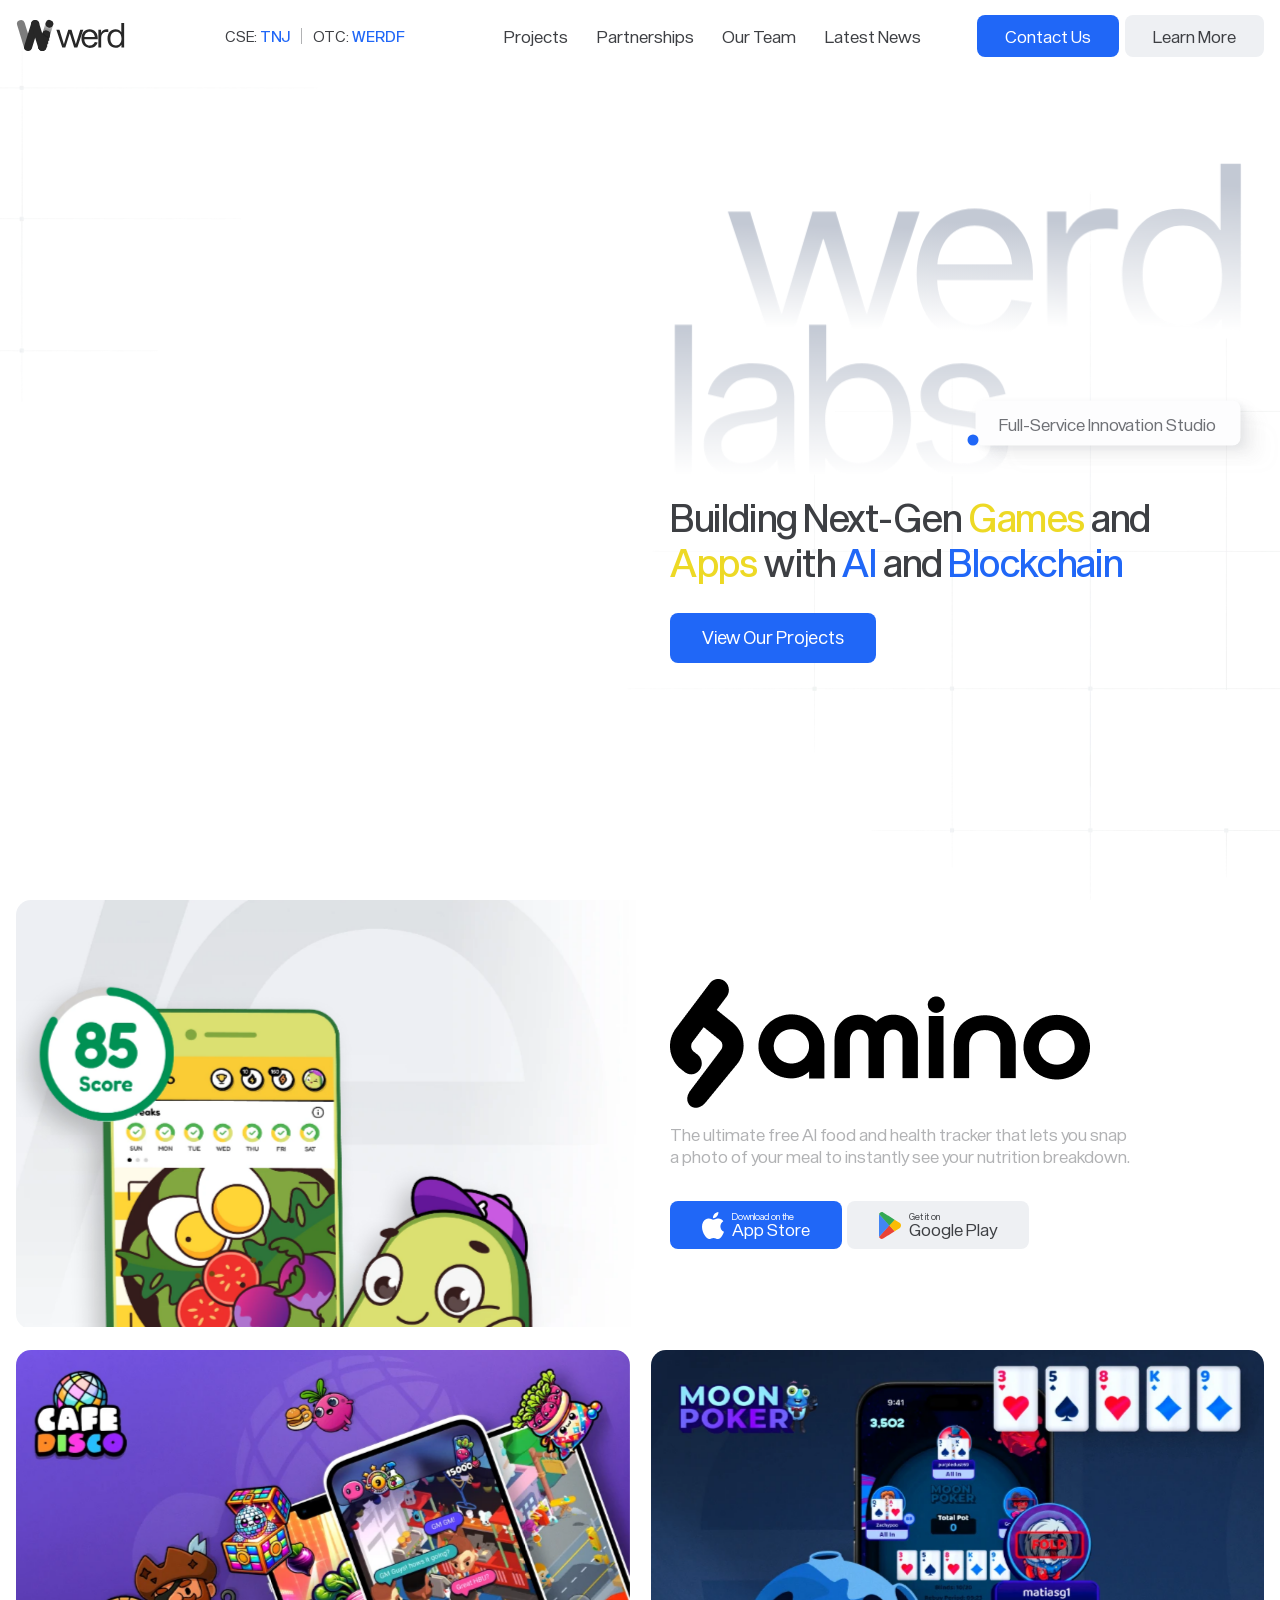
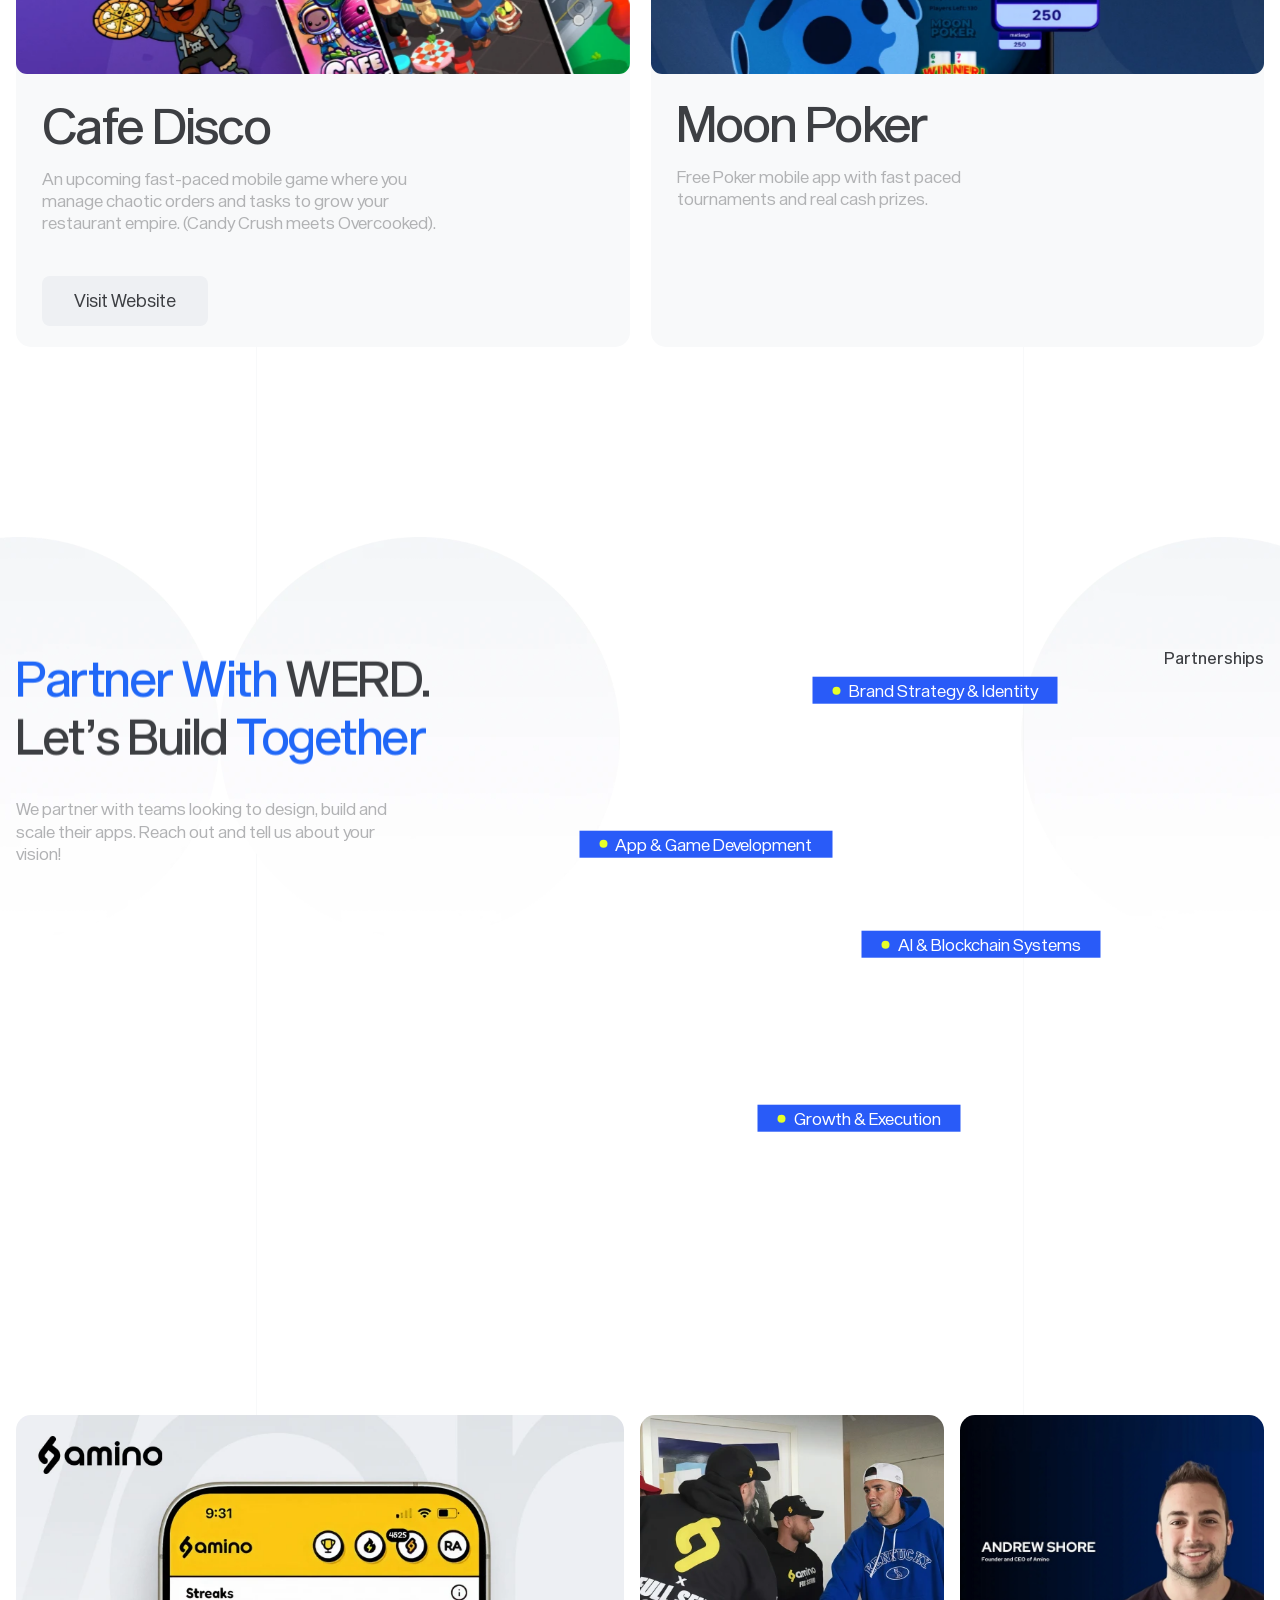
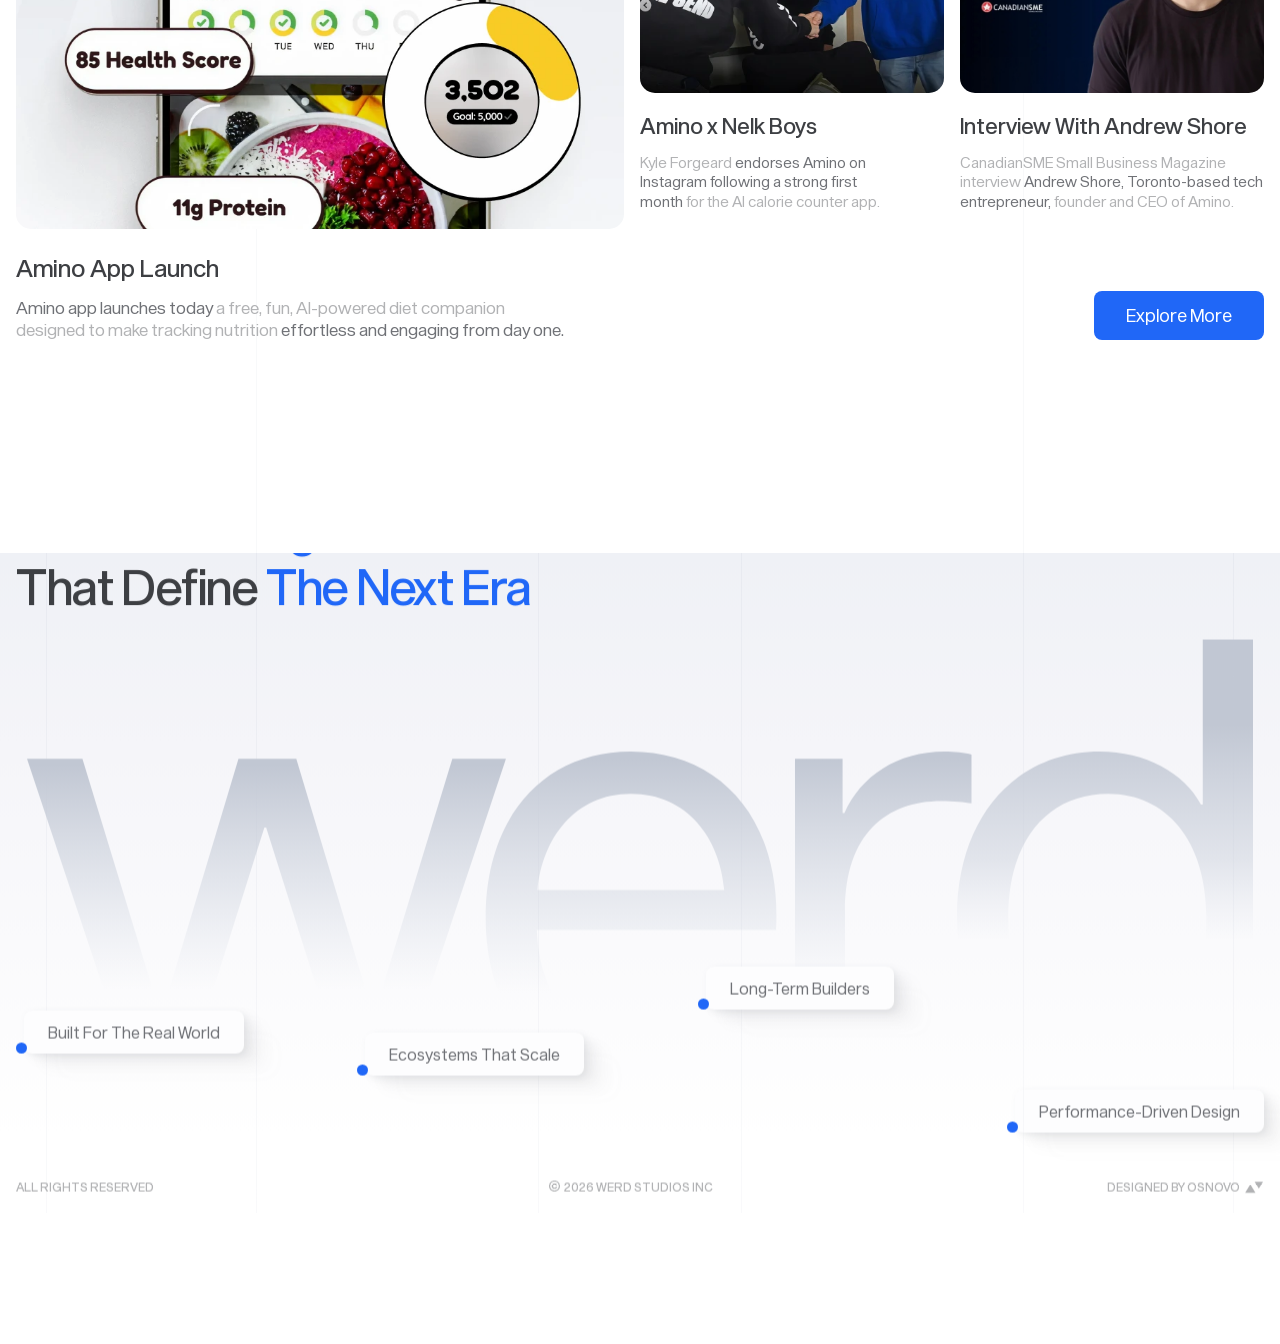
<file: index.html>
<!doctype html>
<html lang="en">
  <head>
    <meta charset="UTF-8" />
    <meta name="viewport" content="width=device-width, initial-scale=1.0" />
    <link
      rel="preload"
      href="./assets/fonts/SequelSansRoman.woff2"
      as="font"
      type="font/woff2"
      crossorigin="anonymous"
    />
    <link
      rel="preload"
      href="./assets/fonts/SequelSansBookObl.woff2"
      as="font"
      type="font/woff2"
      crossorigin="anonymous"
    />
    <link
      rel="preload"
      href="./assets/fonts/SequelSansBook.woff2"
      as="font"
      type="font/woff2"
      crossorigin="anonymous"
    />
    <link
      rel="icon"
      type="image/x-icon"
      href="./assets/img/favicon/favicon.ico"
    />
    <link
      rel="icon"
      type="image/png"
      sizes="16x16"
      href="./assets/img/favicon/favicon-16x16.png"
    />
    <link
      rel="icon"
      type="image/png"
      sizes="32x32"
      href="./assets/img/favicon/favicon-32x32.png"
    />
    <link
      rel="apple-touch-icon"
      href="./assets/img/favicon/apple-touch-icon.png"
    />
    <link
      rel="icon"
      type="image/png"
      sizes="192x192"
      href="./assets/img/favicon/android-chrome-192x192.png"
    />
    <link
      rel="icon"
      type="image/png"
      sizes="512x512"
      href="./assets/img/favicon/android-chrome-512x512.png"
    />
    <link rel="manifest" href="./assets/img/favicon/site.webmanifest" />
    <title>Werd - Main Page</title>
    <style>
      body {
        opacity: 0;
        visibility: hidden;
      }

      [data-fls-loaded] body {
        animation: show-body 0.45s ease 0.2s forwards;
      }

      @keyframes show-body {
        0% {
          opacity: 0;
          visibility: hidden;
        }
        100% {
          opacity: 1;
          visibility: visible;
        }
      }

      .main-item-projects__content-title img {
        max-width: 100%;
        height: auto;
      }

      @media (min-width: 47.99875em) {
        .main-item-projects__image {
          width: 54% !important;
        }
      }

      @media (max-width: 62.5em) {
        .main-item-projects__content {
          width: 50% !important;
          padding-left: 1rem !important;
          padding-right: 1rem !important;
        }

        .main-item-projects__content-title img {
          max-width: 60%;
        }
      }

      @media (max-width: 47.99875em) {
        .main-item-projects__content-title img {
          display: none;
        }
        .main-item-projects__content {
          width: 100% !important;
        }
      }
    </style>
    <script
      type="module"
      crossorigin=""
      src="./js/index.min.js?v=1772284453776"
    ></script>
    <link
      rel="modulepreload"
      crossorigin=""
      href="./js/splitText.min.js?v=1772284453776"
    />
    <link
      rel="modulepreload"
      crossorigin=""
      href="./js/common.min.js?v=1772284453776"
    />
    <link
      rel="modulepreload"
      crossorigin=""
      href="./js/main.min.js?v=1772284453776"
    />
    <link
      rel="stylesheet"
      crossorigin=""
      href="./css/main.min.css?v=1774051200001"
    />
    <link
      rel="stylesheet"
      crossorigin=""
      href="./css/index.min.css?v=1772284453776"
    />
  </head>
  <body>
    <div class="wrapper">
      <header data-fls-header="" data-fls-header-scroll="" class="header">
        <div class="header__container">
          <a href="../" class="header__logo">
            <img src="./assets/img/header-logo.svg" alt="Werd" />
          </a>
          <div class="header__stock-tickers">
            <div class="header__stock-ticker">
              CSE:
              <span class="blue">TNJ</span>
            </div>
            <span class="header__stock-tickers-border"></span>
            <div class="header__stock-ticker">
              OTC:
              <span class="blue">WERDF</span>
            </div>
          </div>
          <div class="header__main">
            <div class="header__menu menu">
              <button
                type="button"
                data-fls-menu=""
                class="menu__icon icon-menu"
              >
                <div class="icon-menu__body">
                  <span></span>
                  <span></span>
                  <span></span>
                </div>
              </button>
              <nav class="menu__body">
                <ul class="menu__list">
                  <li class="menu__item">
                    <a
                      href="#"
                      data-fls-scrollto=".projects"
                      data-fls-scrollto-header=""
                      class="menu__link"
                      data-split-text=""
                      >Projects</a
                    >
                  </li>
                  <li class="menu__item">
                    <a
                      href="#"
                      data-fls-scrollto=".partner"
                      data-fls-scrollto-header=""
                      class="menu__link"
                      data-split-text=""
                      >Partnerships</a
                    >
                  </li>
                  <li class="menu__item">
                    <a
                      href="our-team.html"
                      class="menu__link"
                      data-split-text=""
                      >Our Team</a
                    >
                  </li>
                  <li class="menu__item">
                    <a
                      href="#"
                      class="menu__link"
                      data-fls-scrollto=".news"
                      data-split-text=""
                      >Latest News</a
                    >
                  </li>
                </ul>
                <div class="menu__mobile">
                  <a href="contact.html" class="menu__mobile-contact">
                    <span>Contact Us</span>
                    <svg
                      xmlns="http://www.w3.org/2000/svg"
                      width="9"
                      height="9"
                      viewbox="0 0 9 9"
                      fill="none"
                    >
                      <path
                        d="M0.873646 7.9448L7.94471 0.87373M7.94471 0.87373V7.9448M7.94471 0.87373H0.873646"
                        stroke="#3D3F43"
                        stroke-width="1.74743"
                        stroke-linecap="round"
                        stroke-linejoin="round"
                      ></path>
                    </svg>
                  </a>
                  <div class="menu__mobile-bottom">
                    <a
                      href="https://www.osnovo.net/"
                      target="_blank"
                      class="menu__mobile-bottom-link"
                      >Designed by osnovo</a
                    >
                    <a
                      href="https://www.osnovo.net/"
                      target="_blank"
                      class="menu__mobile-bottom-icon-link"
                    >
                      <svg
                        xmlns="http://www.w3.org/2000/svg"
                        width="20"
                        height="16"
                        viewbox="0 0 20 16"
                        fill="none"
                      >
                        <path
                          d="M6.30834 5.69812L11.4468 14.2981H1.16992L6.30834 5.69812Z"
                          fill="#B1B2B4"
                        ></path>
                        <path
                          d="M14.8365 10.1005L10.6218 3.15046L19.0511 3.15046L14.8365 10.1005Z"
                          fill="#B1B2B4"
                        ></path>
                      </svg>
                    </a>
                  </div>
                </div>
              </nav>
            </div>
            <div class="header__buttons">
              <a href="contact.html" class="header__button button small blue">
                <span>Contact Us</span>
              </a>
              <a
                href="#"
                data-fls-scrollto=".projects"
                data-fls-scrollto-header=""
                class="header__button button small grey"
              >
                <span>Learn More</span>
              </a>
            </div>
          </div>
        </div>
      </header>
      <main class="page">
        <section class="hero" id="heroSection">
          <div class="hero__bg">
            <div class="hero__bg-video">
              <video
                id="heroAsciiVideo"
                muted
                autoplay
                loop
                playsinline=""
                webkit-playsinline=""
                disablepictureinpicture=""
                controlslist="nodownload nofullscreen noremoteplayback"
                src="./files/video/butterfly.mp4"
              ></video>
            </div>
            <div class="hero__bg-image">
              <picture>
                <source
                  srcset="./assets/img/main-page/hero/bg/bg-large.webp"
                  media="(min-width: 1920.98px)"
                />
                <source
                  srcset="./assets/img/main-page/hero/bg/bg-1920.webp"
                  media="(min-width: 767.98px)"
                />
                <img
                  alt="bg"
                  src="./assets/img/main-page/hero/bg/bg-mob.webp"
                />
              </picture>
            </div>
          </div>
          <div class="hero__container">
            <div class="hero__content">
              <div class="hero__logo">
                <div class="hero__logo-icon">
                  <svg
                    width="803"
                    height="466"
                    viewbox="0 0 803 466"
                    fill="none"
                    xmlns="http://www.w3.org/2000/svg"
                  >
                    <path
                      d="M691.989 76.4746C715.551 76.4746 735.97 87.4779 744.767 104.14H745.709V17.9998H772.098V245.611H746.966V220.461H746.023C737.541 238.066 716.179 249.384 691.989 249.384C648.322 249.384 617.535 215.431 617.535 162.929C617.535 110.428 648.322 76.4746 691.989 76.4746ZM696.387 227.692C726.546 227.692 747.594 203.484 747.594 162.929C747.594 122.689 726.546 98.4812 696.387 98.4812C664.972 98.4812 644.238 122.689 644.238 162.929C644.238 203.484 664.972 227.692 696.387 227.692Z"
                      fill="url(#paint0_linear_355_826)"
                    ></path>
                    <path
                      d="M544.683 80.2502V108.544H545.626C554.108 89.3672 573.271 76.4776 597.775 76.4776C602.802 76.4776 608.456 77.1064 611.912 78.0495V103.514C608.456 102.886 602.173 102.257 596.204 102.257C567.617 102.257 545.94 119.233 545.94 159.788V245.614H519.865V80.2502H544.683Z"
                      fill="url(#paint1_linear_355_826)"
                    ></path>
                    <path
                      d="M473.316 195.313L500.019 198.772C492.166 222.664 471.746 249.701 425.565 249.701C380.641 249.701 349.854 215.434 349.854 163.247C349.854 110.745 380.013 76.4775 425.565 76.4775C471.432 76.4775 504.418 111.059 501.276 169.534H376.557C377.5 203.487 396.663 227.695 425.565 227.695C455.41 227.695 468.604 209.46 473.316 195.313ZM425.565 98.4842C396.349 98.4842 379.385 121.748 376.872 148.785H474.259C472.06 121.748 455.096 98.4842 425.565 98.4842Z"
                      fill="url(#paint2_linear_355_826)"
                    ></path>
                    <path
                      d="M353.751 80.2471L298.775 245.611H269.558L228.719 116.086H227.776L186.936 245.611H158.977L104 80.2471H132.902L173.428 213.23H174.37L214.268 80.2471H244.426L284.324 213.23H285.266L325.792 80.2471H353.751Z"
                      fill="url(#paint3_linear_355_826)"
                    ></path>
                    <path
                      d="M34.876 227.586H57.2785V423H34.876V227.586ZM194.359 423L172.226 423.27C170.337 420.841 168.717 413.553 168.447 403.027C157.651 420.571 134.979 426.509 117.974 426.509C93.1427 426.509 72.6296 410.314 72.6296 384.403C72.6296 353.094 97.7311 343.107 132.549 339.328C161.43 335.819 167.908 332.041 167.908 322.054C167.908 307.209 158.731 296.682 135.518 296.682C120.134 296.682 104.479 303.43 98.8108 323.134L78.0277 318.275C84.5056 291.284 107.988 277.789 136.328 277.789C175.465 277.789 190.58 296.952 190.58 321.514V390.341C190.58 407.075 191.12 415.712 194.359 423ZM167.908 366.589V347.155C163.319 352.284 146.045 354.443 130.39 356.602C115.005 358.762 95.5718 365.779 95.5718 384.403C95.5718 399.518 106.098 407.885 122.293 407.885C141.187 407.885 167.908 398.438 167.908 366.589ZM278.583 277.789C316.1 277.789 342.551 307.209 342.551 352.014C342.551 397.089 316.1 426.239 278.583 426.239C257.8 426.239 239.446 416.522 231.889 401.407H231.079V423H209.756V227.586H232.159V301.541H232.968C240.526 287.236 258.34 277.789 278.583 277.789ZM274.804 407.615C301.795 407.615 319.339 386.832 319.339 352.014C319.339 317.465 301.795 296.682 274.804 296.682C248.623 296.682 230.809 317.465 230.809 352.014C230.809 386.832 248.623 407.615 274.804 407.615ZM465.778 318.005L444.995 322.324C441.216 305.589 426.101 295.873 409.097 295.873C390.473 295.873 378.327 304.51 378.327 318.815C378.327 332.85 391.823 336.359 407.477 339.058L422.592 341.487C446.884 345.806 469.286 353.094 469.286 382.514C469.286 411.394 443.915 426.239 410.986 426.239C376.438 426.239 353.226 408.155 349.177 381.974L369.96 377.655C373.739 398.438 390.203 408.425 410.986 408.425C431.229 408.425 446.074 399.248 446.074 383.323C446.074 368.208 432.309 363.89 413.685 360.651L398.84 358.222C377.517 354.443 355.115 347.155 355.115 318.815C355.115 294.793 377.247 277.789 409.097 277.789C439.327 277.789 461.999 296.413 465.778 318.005Z"
                      fill="url(#paint4_linear_355_826)"
                    ></path>
                    <defs>
                      <linearGradient
                        id="paint0_linear_355_826"
                        x1="693.215"
                        y1="41.491"
                        x2="683.364"
                        y2="229.855"
                        gradientunits="userSpaceOnUse"
                      >
                        <stop stop-color="#C3C9D4"></stop>
                        <stop offset="1" stop-color="white"></stop>
                      </linearGradient>
                      <linearGradient
                        id="paint1_linear_355_826"
                        x1="564.935"
                        y1="93.6492"
                        x2="556.109"
                        y2="231.149"
                        gradientunits="userSpaceOnUse"
                      >
                        <stop stop-color="#C3C9D4"></stop>
                        <stop offset="1" stop-color="white"></stop>
                      </linearGradient>
                      <linearGradient
                        id="paint2_linear_355_826"
                        x1="424.098"
                        y1="94.064"
                        x2="418.463"
                        y2="235.242"
                        gradientunits="userSpaceOnUse"
                      >
                        <stop stop-color="#C3C9D4"></stop>
                        <stop offset="1" stop-color="white"></stop>
                      </linearGradient>
                      <linearGradient
                        id="paint3_linear_355_826"
                        x1="226.288"
                        y1="97.0356"
                        x2="223.167"
                        y2="231.951"
                        gradientunits="userSpaceOnUse"
                      >
                        <stop stop-color="#C3C9D4"></stop>
                        <stop offset="1" stop-color="white"></stop>
                      </linearGradient>
                      <linearGradient
                        id="paint4_linear_355_826"
                        x1="249.5"
                        y1="226.181"
                        x2="249.5"
                        y2="422.286"
                        gradientunits="userSpaceOnUse"
                      >
                        <stop stop-color="#C3C9D4"></stop>
                        <stop offset="1" stop-color="white"></stop>
                      </linearGradient>
                    </defs>
                  </svg>
                </div>
                <div class="hero__logo-label">
                  <div class="hero__logo-label-circle"></div>
                  <div class="hero__logo-label-card">
                    Full-Service Innovation Studio
                  </div>
                </div>
              </div>
              <div class="hero__content-info">
                <h1 class="hero__title" data-each-word-animate="">
                  <span class="hero__title-row">
                    <span>Building</span>
                    <span>Next-Gen</span>
                    <span class="yellow">Games</span>
                    <span>and</span>
                  </span>
                  <span class="hero__title-row">
                    <span class="yellow">Apps</span>
                    <span>with</span>
                    <span class="blue">AI</span>
                    <span>and</span>
                    <span class="blue">Blockchain</span>
                  </span>
                </h1>
                <a
                  href="#"
                  data-fls-scrollto=".projects"
                  data-fls-scrollto-header=""
                  class="hero__button button blue"
                >
                  <span>View Our Projects</span>
                </a>
              </div>
            </div>
          </div>
        </section>
        <section class="projects" id="projectsSection">
          <div class="projects__container">
            <div class="projects__items">
              <article
                class="projects__item main-item-projects"
                data-fls-watcher-threshold="0.25"
                data-fls-watcher-once=""
                data-fls-watcher=""
              >
                <a
                  href="https://aminoapp.com"
                  target="_blank"
                  class="main-item-projects__image"
                  data-link-cursor-item=""
                  data-fls-parallax-parent=""
                >
                  <div class="main-item-projects__image-wrapper">
                    <div class="main-item-projects__image-bg">
                      <picture>
                        <source
                          srcset="
                            ./assets/img/main-page/projects/amino-bg_large.webp
                          "
                          media="(min-width: 1920.98px)"
                        />
                        <source
                          srcset="
                            ./assets/img/main-page/projects/amino-bg_1920.webp
                          "
                          media="(min-width: 767.98px)"
                        />
                        <img
                          alt="amino-bg"
                          data-fls-parallax=""
                          data-fls-parallax-coefficient="40"
                          src="./assets/img/main-page/projects/amino-bg_mob.webp"
                        />
                      </picture>
                    </div>
                    <div class="main-item-projects__image-content">
                      <picture>
                        <source
                          srcset="
                            ./assets/img/main-page/projects/amino-content_large.webp
                          "
                          media="(min-width: 1920.98px)"
                        />
                        <source
                          srcset="
                            ./assets/img/main-page/projects/amino-content_1920.webp
                          "
                          media="(min-width: 767.98px)"
                        />
                        <img
                          alt="amino-content"
                          data-fls-parallax=""
                          data-fls-parallax-coefficient="20"
                          src="./assets/img/main-page/projects/amino-content_mob.webp"
                        />
                      </picture>
                    </div>
                  </div>
                </a>
                <div class="main-item-projects__content">
                  <h2 class="main-item-projects__content-title project-title">
                    <img
                      src="./assets/img/main-page/projects/amino-logo.png"
                      alt="Amino"
                    />
                  </h2>
                  <p class="main-item-projects__content-text project-text">
                    The ultimate free AI food and health tracker that lets you
                    snap a photo of your meal to instantly see your nutrition
                    breakdown.
                  </p>
                  <div class="main-item-projects__content-buttons">
                    <a
                      href="https://apps.apple.com/ca/app/amino-ai-calorie-tracker/id6670493968"
                      target="_blank"
                      class="main-item-projects__content-button app-store"
                    >
                      <div class="main-item-projects__content-button-icon">
                        <img
                          src="./assets/img/main-page/projects/Apple-store-icon.svg"
                          alt="App Store"
                        />
                      </div>
                      <div class="main-item-projects__content-button-info">
                        <span>Download on the</span>
                        <span>App Store</span>
                      </div>
                    </a>
                    <a
                      href="https://play.google.com/store/apps/details?id=com.aminomove&hl=en_CA"
                      target="_blank"
                      class="main-item-projects__content-button google-play"
                    >
                      <div class="main-item-projects__content-button-icon">
                        <img
                          src="./assets/img/main-page/projects/Google-play-icon.svg"
                          alt="App Store"
                        />
                      </div>
                      <div class="main-item-projects__content-button-info">
                        <span>Get it on</span>
                        <span>Google Play</span>
                      </div>
                    </a>
                  </div>
                </div>
              </article>
              <article
                class="projects__item item-projects"
                data-fls-watcher-threshold="0.35"
                data-fls-watcher-once=""
                data-fls-watcher=""
              >
                <a
                  href="https://cafedisco.com"
                  target="_blank"
                  class="item-projects__image"
                  data-link-cursor-item=""
                  data-fls-parallax-parent=""
                >
                  <div class="item-projects__image-wrapper">
                    <picture>
                      <source
                        srcset="
                          ./assets/img/main-page/projects/cafe-disco_large.webp
                        "
                        media="(min-width: 1920.98px)"
                      />
                      <source
                        srcset="
                          ./assets/img/main-page/projects/cafe-disco_1920.webp
                        "
                        media="(min-width: 767.98px)"
                      />
                      <img
                        alt="Cafe disco"
                        data-fls-parallax=""
                        data-fls-parallax-coefficient="20"
                        src="./assets/img/main-page/projects/cafe-disco_mob.webp"
                      />
                    </picture>
                  </div>
                </a>
                <div class="item-projects__content">
                  <h2 class="item-projects__content-title project-title">
                    Cafe disco
                  </h2>
                  <p class="item-projects__content-text project-text">
                    An upcoming fast-paced mobile game where you manage chaotic
                    orders and tasks to grow your restaurant empire. (Candy
                    Crush meets Overcooked).
                  </p>
                  <a
                    href="https://cafedisco.com"
                    target="_blank"
                    class="item-projects__content-button button grey"
                  >
                    <span>Visit Website</span>
                  </a>
                </div>
              </article>
              <article
                class="projects__item item-projects"
                data-fls-watcher-threshold="0.35"
                data-fls-watcher-once=""
                data-fls-watcher=""
              >
                <div
                  class="item-projects__image"
                  data-fls-parallax-parent=""
                  style="cursor: default"
                >
                  <div class="item-projects__image-wrapper">
                    <picture>
                      <source
                        srcset="
                          ./assets/img/main-page/projects/moon-poker_large.webp
                        "
                        media="(min-width: 1920.98px)"
                      />
                      <source
                        srcset="
                          ./assets/img/main-page/projects/moon-poker_1920.webp
                        "
                        media="(min-width: 767.98px)"
                      />
                      <img
                        alt="Moon Poker"
                        data-fls-parallax=""
                        data-fls-parallax-coefficient="20"
                        src="./assets/img/main-page/projects/moon-poker_mob.webp"
                      />
                    </picture>
                  </div>
                </div>
                <div class="item-projects__content">
                  <h2 class="item-projects__content-title project-title">
                    Moon Poker
                  </h2>
                  <p class="item-projects__content-text project-text">
                    Free Poker mobile app with fast paced
                    <br />
                    tournaments and real cash prizes.
                  </p>
                  <a
                    href="#"
                    target="_blank"
                    class="item-projects__content-button button grey"
                    style="display: none"
                  >
                    <span>Visit Website</span>
                  </a>
                </div>
              </article>
            </div>
          </div>
        </section>
        <section class="partner" id="partnerSection">
          <div class="partner__bg">
            <picture>
              <source
                srcset="./assets/img/main-page/partner/bg-large.webp"
                media="(min-width: 1920.98px)"
              />
              <source
                srcset="./assets/img/main-page/partner/bg-1920.webp"
                media="(min-width: 767.98px)"
              />
              <img alt="bg" src="./assets/img/main-page/partner/bg-mob.webp" />
            </picture>
          </div>
          <div class="partner__container">
            <div class="partner__content">
              <div class="partner__content-header">
                <h2
                  class="partner__content-header-title header-title animate"
                  data-each-word-animate=""
                  data-fls-watcher-threshold="0.65"
                  data-fls-watcher-once=""
                  data-fls-watcher=""
                >
                  <span class="header-title__row">
                    <span class="blue">Partner</span>
                    <span class="blue">With</span>
                    <span>WERD.</span>
                  </span>
                  <span class="header-title__row">
                    <span>Let’s</span>
                    <span>Build</span>
                    <span class="blue">Together</span>
                  </span>
                </h2>
                <p
                  class="partner__content-header-text header-text"
                  data-fls-watcher-threshold="0.95"
                  data-fls-watcher-once=""
                  data-fls-watcher=""
                >
                  We partner with teams looking to design, build and scale their
                  apps. Reach out and tell us about your vision!
                </p>
              </div>
              <div
                class="partner__content-buttons"
                data-fls-watcher-threshold="0.95"
                data-fls-watcher-once=""
                data-fls-watcher=""
              >
                <a
                  href="contact.html"
                  class="partner__content-button button blue"
                >
                  <span>Get in Touch</span>
                </a>
                <a
                  href="our-team.html"
                  class="partner__content-button button grey"
                >
                  <span>Meet the team</span>
                </a>
              </div>
            </div>
            <div class="partner__image">
              <div class="partner__image-bg">
                <video
                  muted
                  autoplay
                  loop
                  playsinline=""
                  webkit-playsinline=""
                  disablepictureinpicture=""
                  controlslist="nodownload nofullscreen noremoteplayback"
                  src="./files/video/partners.mp4"
                ></video>
              </div>
              <div class="partner__image-items">
                <div class="partner__image-item">
                  <span></span>
                  <span>Brand Strategy & Identity</span>
                </div>
                <div class="partner__image-item">
                  <span></span>
                  <span>App & Game Development</span>
                </div>
                <div class="partner__image-item">
                  <span></span>
                  <span>AI & Blockchain Systems</span>
                </div>
                <div class="partner__image-item">
                  <span></span>
                  <span>Growth & Execution</span>
                </div>
              </div>
            </div>
            <h3
              class="partner__sub-title header-sub-title"
              data-fls-watcher-threshold="0.95"
              data-fls-watcher-once=""
              data-fls-watcher=""
            >
              Partnerships
            </h3>
          </div>
        </section>
        <section class="news" id="newsSection" data-fls-watcher="navigator">
          <div
            class="news__container"
            data-fls-watcher-threshold="0.25"
            data-fls-watcher-once=""
            data-fls-watcher=""
          >
            <article
              class="news__item item-news large"
              data-fls-watcher-threshold="0.35"
              data-fls-watcher-once=""
              data-fls-watcher=""
            >
              <a href="#" class="item-news__image" data-link-cursor-item="">
                <picture>
                  <source
                    srcset="./assets/img/main-page/news/01-large.webp"
                    media="(min-width: 1920.98px)"
                  />
                  <source
                    srcset="./assets/img/main-page/news/01-1920.webp"
                    media="(min-width: 767.98px)"
                  />
                  <img
                    alt="Amino App Launch"
                    src="./assets/img/main-page/news/01-mob.webp"
                  />
                </picture>
              </a>
              <div class="item-news__info">
                <h3>
                  <a href="#" target="_blank">Amino App Launch</a>
                </h3>
                <p>
                  <span>Amino app launches today</span>
                  a free, fun, AI-powered diet companion designed to make
                  tracking nutrition
                  <span>effortless and engaging from day one.</span>
                </p>
              </div>
            </article>
            <article
              class="news__item item-news large mobile-only"
              data-fls-watcher-threshold="0.35"
              data-fls-watcher-once=""
              data-fls-watcher=""
            >
              <a href="#" class="item-news__image" data-link-cursor-item="">
                <picture>
                  <img
                    alt="Strategic Investment in WERD"
                    src="./assets/img/main-page/news/03-mob.webp"
                  />
                </picture>
              </a>
              <div class="item-news__info">
                <h3>
                  <a href="#" target="_blank">Strategic Investment in WERD</a>
                </h3>
                <p>
                  Boba Mint
                  <span>announces closing of strategic investment in
                    leading</span>
                  blockchain/crypto gaming company Werd Studios.
                </p>
              </div>
            </article>
            <div class="news__body">
              <div class="news__items-grid-2">
                <article
                  class="news__item item-news small"
                  data-fls-watcher-threshold="0.45"
                  data-fls-watcher-once=""
                  data-fls-watcher=""
                >
                  <a href="#" class="item-news__image" data-link-cursor-item="">
                    <picture>
                      <source
                        srcset="./assets/img/main-page/news/02-large.webp"
                        media="(min-width: 1920.98px)"
                      />
                      <source
                        srcset="./assets/img/main-page/news/02-1920.webp"
                        media="(min-width: 767.98px)"
                      />
                      <img
                        alt="Amino x Nelk Boys"
                        src="./assets/img/main-page/news/02-mob.webp"
                      />
                    </picture>
                  </a>
                  <div class="item-news__info">
                    <h3>
                      <a href="#" target="_blank"
                        >Amino
                        <span style="text-transform: lowercase">x</span> Nelk
                        Boys</a
                      >
                    </h3>
                    <p>
                      Kyle Forgeard
                      <span
                        >endorses Amino on Instagram following a strong first
                        month</span
                      >
                      for the AI calorie counter app.
                    </p>
                  </div>
                </article>
                <article
                  class="news__item item-news small"
                  data-fls-watcher-threshold="0.45"
                  data-fls-watcher-once=""
                  data-fls-watcher=""
                >
                  <a href="https://canadiansme.ca/snap-scan-understand-inside-werd-labs-amino/" target="_blank" class="item-news__image" data-link-cursor-item="">
                    <picture>
                      <img
                        alt="Interview With Andrew Shore"
                        src="./assets/img/news-page/news-list/04-square.jpg"
                      />
                    </picture>
                  </a>
                  <div class="item-news__info">
                    <h3>
                      <a href="https://canadiansme.ca/snap-scan-understand-inside-werd-labs-amino/" target="_blank"
                        >Interview With Andrew Shore</a
                      >
                    </h3>
                    <p>
                      CanadianSME Small Business Magazine interview
                      <span>Andrew Shore, Toronto-based tech entrepreneur,</span>
                      founder and CEO of Amino.
                    </p>
                  </div>
                </article>
              </div>
              <a
                href="news.html"
                class="news__button button blue"
                data-fls-watcher-threshold="0.95"
                data-fls-watcher-once=""
                data-fls-watcher=""
              >
                <span>Explore more</span>
              </a>
            </div>
          </div>
        </section>
        <span id="cursorDecor" class="hidden">
          <svg
            xmlns="http://www.w3.org/2000/svg"
            width="46"
            height="46"
            viewbox="0 0 46 46"
            fill="none"
          >
            <path
              d="M15.1796 31.1784L31.1785 15.1795M31.1785 15.1795L31.1785 30.5384M31.1785 15.1795L15.8195 15.1795"
              stroke="#3D3F43"
              stroke-width="2"
              stroke-linecap="round"
              stroke-linejoin="round"
            ></path>
          </svg>
        </span>
      </main>
      <footer data-fls-footer="" class="footer">
        <div class="footer__lines">
          <span></span>
          <span></span>
          <span></span>
          <span></span>
        </div>
        <div class="footer__bg">
          <div
            class="footer__werd"
            data-fls-watcher-threshold="0.45"
            data-fls-watcher-once=""
            data-fls-watcher=""
          >
            <div class="footer__werd-pc">
              <svg
                id="footerWerdLogo"
                width="1840"
                height="666"
                viewbox="0 0 1840 666"
                fill="none"
                xmlns="http://www.w3.org/2000/svg"
              >
                <path
                  class="fourth"
                  d="M1609.17 168.081C1676.94 168.081 1735.68 199.71 1760.98 247.604H1763.69V0H1839.6V654.252H1767.31V581.959H1764.6C1740.2 632.564 1678.75 665.096 1609.17 665.096C1483.56 665.096 1395 567.501 1395 416.589C1395 265.677 1483.56 168.081 1609.17 168.081ZM1621.82 602.743C1708.57 602.743 1769.12 533.161 1769.12 416.589C1769.12 300.92 1708.57 231.338 1621.82 231.338C1531.45 231.338 1471.81 300.92 1471.81 416.589C1471.81 533.161 1531.45 602.743 1621.82 602.743Z"
                  fill="url(#paint0_linear_38_339)"
                ></path>
                <path
                  class="third"
                  d="M1223.39 178.925V260.255H1226.1C1250.5 205.131 1305.62 168.081 1376.11 168.081C1390.57 168.081 1406.83 169.888 1416.77 172.599V245.796C1406.83 243.989 1388.76 242.181 1371.59 242.181C1289.36 242.181 1227 290.979 1227 407.552V654.252H1152V178.925H1223.39Z"
                  fill="url(#paint1_linear_38_339)"
                ></path>
                <path
                  class="second"
                  d="M1043.14 509.666L1119.95 519.606C1097.36 588.285 1038.62 666 905.783 666C776.559 666 688 567.5 688 417.492C688 266.58 774.752 168.081 905.783 168.081C1037.72 168.081 1132.6 267.484 1123.57 435.565H764.811C767.522 533.161 822.646 602.743 905.783 602.743C991.631 602.743 1029.58 550.331 1043.14 509.666ZM905.783 231.338C821.742 231.338 772.944 298.209 765.715 375.924H1045.85C1039.52 298.209 990.727 231.338 905.783 231.338Z"
                  fill="url(#paint2_linear_38_339)"
                ></path>
                <path
                  class="first"
                  d="M718.412 178.926L560.271 654.253H476.231L358.754 281.943H356.043L238.567 654.253H158.141L0 178.926H83.137L199.71 561.175H202.421L317.186 178.926H403.938L518.703 561.175H521.414L637.986 178.926H718.412Z"
                  fill="url(#paint3_linear_38_339)"
                ></path>
                <defs>
                  <linearGradient
                    id="paint0_linear_38_339"
                    x1="1617.3"
                    y1="0"
                    x2="1617.3"
                    y2="665.096"
                    gradientunits="userSpaceOnUse"
                  >
                    <stop offset="0.190527" stop-color="#C1C7D3"></stop>
                    <stop
                      offset="0.494506"
                      stop-color="#CBD1DC"
                      stop-opacity="0.5"
                    ></stop>
                    <stop
                      offset="0.582192"
                      stop-color="#D0D6E1"
                      stop-opacity="0.25"
                    ></stop>
                    <stop
                      offset="0.677673"
                      stop-color="#D5DBE6"
                      stop-opacity="0"
                    ></stop>
                  </linearGradient>
                  <linearGradient
                    id="paint1_linear_38_339"
                    x1="1284.39"
                    y1="168.081"
                    x2="1284.39"
                    y2="654.252"
                    gradientunits="userSpaceOnUse"
                  >
                    <stop offset="0.0164739" stop-color="#C1C7D3"></stop>
                    <stop
                      offset="0.371582"
                      stop-color="#CBD1DC"
                      stop-opacity="0.5"
                    ></stop>
                    <stop
                      offset="0.549136"
                      stop-color="#D0D6E1"
                      stop-opacity="0.25"
                    ></stop>
                    <stop
                      offset="0.726689"
                      stop-color="#D5DBE6"
                      stop-opacity="0"
                    ></stop>
                  </linearGradient>
                  <linearGradient
                    id="paint2_linear_38_339"
                    x1="906.08"
                    y1="168.081"
                    x2="906.08"
                    y2="666"
                    gradientunits="userSpaceOnUse"
                  >
                    <stop offset="0.0164739" stop-color="#C1C7D3"></stop>
                    <stop
                      offset="0.371582"
                      stop-color="#CBD1DC"
                      stop-opacity="0.5"
                    ></stop>
                    <stop
                      offset="0.549136"
                      stop-color="#D0D6E1"
                      stop-opacity="0.25"
                    ></stop>
                    <stop
                      offset="0.726689"
                      stop-color="#D5DBE6"
                      stop-opacity="0"
                    ></stop>
                  </linearGradient>
                  <linearGradient
                    id="paint3_linear_38_339"
                    x1="359.206"
                    y1="178.926"
                    x2="359.206"
                    y2="654.253"
                    gradientunits="userSpaceOnUse"
                  >
                    <stop offset="0.0164739" stop-color="#C1C7D3"></stop>
                    <stop
                      offset="0.371582"
                      stop-color="#CBD1DC"
                      stop-opacity="0.5"
                    ></stop>
                    <stop
                      offset="0.549136"
                      stop-color="#D0D6E1"
                      stop-opacity="0.25"
                    ></stop>
                    <stop
                      offset="0.726689"
                      stop-color="#D5DBE6"
                      stop-opacity="0"
                    ></stop>
                  </linearGradient>
                </defs>
              </svg>
            </div>
            <div class="footer__werd-mob">
              <svg
                width="393"
                height="148"
                viewbox="0 0 393 148"
                fill="none"
                xmlns="http://www.w3.org/2000/svg"
              >
                <path
                  d="M345.785 37.2521C360.806 37.2521 373.824 44.2619 379.432 54.8768H380.033V0H396.856V145.003H380.834V128.98H380.233C374.825 140.196 361.206 147.406 345.785 147.406C317.946 147.406 298.318 125.776 298.318 92.3292C298.318 58.8824 317.946 37.2521 345.785 37.2521ZM348.589 133.587C367.816 133.587 381.234 118.165 381.234 92.3292C381.234 66.6933 367.816 51.2717 348.589 51.2717C328.561 51.2717 315.342 66.6933 315.342 92.3292C315.342 118.165 328.561 133.587 348.589 133.587Z"
                  fill="url(#paint0_linear_93_675)"
                ></path>
                <path
                  d="M260.285 39.6553V57.6805H260.886C266.293 45.4635 278.511 37.252 294.132 37.252C297.337 37.252 300.942 37.6525 303.145 38.2534V54.4761C300.942 54.0755 296.936 53.6749 293.131 53.6749C274.905 53.6749 261.086 64.4901 261.086 90.3262V145.003H244.463V39.6553H260.285Z"
                  fill="url(#paint1_linear_93_675)"
                ></path>
                <path
                  d="M220.335 112.958L237.359 115.161C232.352 130.382 219.334 147.606 189.893 147.606C161.252 147.606 141.625 125.776 141.625 92.5293C141.625 59.0825 160.852 37.252 189.893 37.252C219.133 37.252 240.163 59.2828 238.16 96.5349H158.649C159.25 118.165 171.467 133.587 189.893 133.587C208.919 133.587 217.331 121.97 220.335 112.958ZM189.893 51.2716C171.266 51.2716 160.451 66.0923 158.849 83.3164H220.936C219.534 66.0923 208.719 51.2716 189.893 51.2716Z"
                  fill="url(#paint2_linear_93_675)"
                ></path>
                <path
                  d="M148.366 39.6562L113.317 145.004H94.6913L68.6548 62.4882H68.054L42.0175 145.004H24.1926L-10.8564 39.6562H7.56934L33.4055 124.375H34.0063L59.4419 39.6562H78.6688L104.104 124.375H104.705L130.541 39.6562H148.366Z"
                  fill="url(#paint3_linear_93_675)"
                ></path>
                <defs>
                  <linearGradient
                    id="paint0_linear_93_675"
                    x1="347.587"
                    y1="0"
                    x2="347.587"
                    y2="147.406"
                    gradientunits="userSpaceOnUse"
                  >
                    <stop offset="0.190527" stop-color="#C1C7D3"></stop>
                    <stop
                      offset="0.494506"
                      stop-color="#CBD1DC"
                      stop-opacity="0.5"
                    ></stop>
                    <stop
                      offset="0.640313"
                      stop-color="#D0D6E1"
                      stop-opacity="0.25"
                    ></stop>
                    <stop
                      offset="0.76302"
                      stop-color="#D5DBE6"
                      stop-opacity="0"
                    ></stop>
                  </linearGradient>
                  <linearGradient
                    id="paint1_linear_93_675"
                    x1="273.804"
                    y1="37.252"
                    x2="273.804"
                    y2="145.003"
                    gradientunits="userSpaceOnUse"
                  >
                    <stop offset="0.0164739" stop-color="#C1C7D3"></stop>
                    <stop
                      offset="0.461571"
                      stop-color="#CBD1DC"
                      stop-opacity="0.5"
                    ></stop>
                    <stop
                      offset="0.713371"
                      stop-color="#D0D6E1"
                      stop-opacity="0.25"
                    ></stop>
                    <stop
                      offset="0.850717"
                      stop-color="#D5DBE6"
                      stop-opacity="0"
                    ></stop>
                  </linearGradient>
                  <linearGradient
                    id="paint2_linear_93_675"
                    x1="189.958"
                    y1="37.252"
                    x2="189.958"
                    y2="147.606"
                    gradientunits="userSpaceOnUse"
                  >
                    <stop offset="0.0164739" stop-color="#C1C7D3"></stop>
                    <stop
                      offset="0.388667"
                      stop-color="#CBD1DC"
                      stop-opacity="0.5"
                    ></stop>
                    <stop
                      offset="0.723483"
                      stop-color="#D0D6E1"
                      stop-opacity="0.25"
                    ></stop>
                    <stop
                      offset="0.933504"
                      stop-color="#D5DBE6"
                      stop-opacity="0"
                    ></stop>
                  </linearGradient>
                  <linearGradient
                    id="paint3_linear_93_675"
                    x1="68.755"
                    y1="39.6562"
                    x2="68.755"
                    y2="145.004"
                    gradientunits="userSpaceOnUse"
                  >
                    <stop offset="0.0164739" stop-color="#C1C7D3"></stop>
                    <stop
                      offset="0.49221"
                      stop-color="#CBD1DC"
                      stop-opacity="0.5"
                    ></stop>
                    <stop
                      offset="0.628786"
                      stop-color="#D0D6E1"
                      stop-opacity="0.25"
                    ></stop>
                    <stop
                      offset="0.757559"
                      stop-color="#D5DBE6"
                      stop-opacity="0"
                    ></stop>
                  </linearGradient>
                </defs>
              </svg>
            </div>
          </div>
          <div id="footerAsciiBox" class="footer__bg-bg">
            <video
              muted
              autoplay
              loop
              playsinline=""
              webkit-playsinline=""
              disablepictureinpicture=""
              controlslist="nodownload nofullscreen noremoteplayback"
              src="./files/video/footer.mp4"
            ></video>
          </div>
        </div>
        <div class="footer__container">
          <div class="footer__main">
            <div class="footer__header">
              <h2
                class="footer__header-title header-title animate"
                data-each-word-animate=""
                data-fls-watcher-threshold="0.65"
                data-fls-watcher-once=""
                data-fls-watcher=""
              >
                <span class="header-title__row">
                  <span>We</span>
                  <span>Create</span>
                  <span class="blue">Digital</span>
                  <span>Products</span>
                </span>
                <span class="header-title__row">
                  <span>That</span>
                  <span>Define</span>
                  <span class="blue">The</span>
                  <span class="blue">Next</span>
                  <span class="blue">Era</span>
                </span>
              </h2>
              <!-- <h3 class="footer__header-sub-title header-sub-title">
                Scroll Ended
              </h3> -->
            </div>
            <ul class="footer__menu">
              <li class="footer__menu-item">
                <a
                  href="#"
                  data-fls-scrollto=".projects"
                  data-fls-scrollto-header=""
                  class="footer__menu-link"
                  >Projects</a
                >
              </li>
              <li class="footer__menu-item">
                <a
                  href="#"
                  data-fls-scrollto=".partner"
                  data-fls-scrollto-header=""
                  class="footer__menu-link"
                  >Partnerships</a
                >
              </li>
              <li class="footer__menu-item">
                <a href="our-team.html" class="footer__menu-link">Our Team</a>
              </li>
              <li class="footer__menu-item">
                <a href="#" data-fls-scrollto=".news" class="footer__menu-link"
                  >Latest News</a
                >
              </li>
            </ul>
            <div class="footer__items">
              <div class="footer__item">
                <div class="footer__item-circle"></div>
                <div class="footer__item-card">Built For The Real World</div>
              </div>
              <div class="footer__item">
                <div class="footer__item-circle"></div>
                <div class="footer__item-card">Ecosystems That Scale</div>
              </div>
              <div class="footer__item">
                <div class="footer__item-circle"></div>
                <div class="footer__item-card">Long-Term Builders</div>
              </div>
              <div class="footer__item">
                <div class="footer__item-circle"></div>
                <div class="footer__item-card">Performance-Driven Design</div>
              </div>
            </div>
          </div>
          <div class="footer__bottom">
            <div class="footer__bottom-pc">
              <div class="footer__bottom-text">
                <span>All rights reserved</span>
              </div>
              <div class="footer__bottom-text">
                <svg
                  xmlns="http://www.w3.org/2000/svg"
                  width="11"
                  height="11"
                  viewbox="0 0 11 11"
                  fill="none"
                >
                  <path
                    d="M5.50742 11C2.4197 11 0 8.57332 0 5.49273C0 2.41215 2.4197 0 5.50742 0C8.5803 0 11 2.41215 11 5.49273C11 8.57332 8.5803 11 5.50742 11ZM5.50742 9.9247C7.95682 9.9247 9.82726 8.00661 9.82726 5.49273C9.82726 2.97886 7.95682 1.0753 5.50742 1.0753C3.04319 1.0753 1.15789 2.99339 1.15789 5.49273C1.15789 8.00661 3.04319 9.9247 5.50742 9.9247ZM2.7166 5.50727C2.7166 3.82166 3.88934 2.63012 5.53711 2.63012C7.02159 2.63012 8.06073 3.44386 8.22402 4.75165H6.82861C6.66532 4.14135 6.24966 3.8362 5.58165 3.8362C4.7058 3.8362 4.09717 4.50462 4.09717 5.49273C4.09717 6.50991 4.67611 7.14927 5.53711 7.14927C6.23482 7.14927 6.68016 6.84412 6.84346 6.24835H8.22402C8.06073 7.51255 6.97706 8.36988 5.53711 8.36988C3.84481 8.36988 2.7166 7.22193 2.7166 5.50727Z"
                    fill="#B1B2B4"
                  ></path>
                </svg>
                <span>2026 WERD Studios Inc</span>
              </div>
              <a
                href="https://www.osnovo.net/"
                target="_blank"
                class="footer__bottom-link"
              >
                <span>Designed by osnovo</span>
                <svg
                  xmlns="http://www.w3.org/2000/svg"
                  width="20"
                  height="16"
                  viewbox="0 0 20 16"
                  fill="none"
                >
                  <path
                    d="M6.30834 5.69824L11.4468 14.2982H1.16992L6.30834 5.69824Z"
                    fill="#B1B2B4"
                  ></path>
                  <path
                    d="M14.8365 10.1006L10.6218 3.15058L19.0511 3.15058L14.8365 10.1006Z"
                    fill="#B1B2B4"
                  ></path>
                </svg>
              </a>
            </div>
            <div class="footer__bottom-mobile">
              <div class="footer__bottom-mobile-osnovo">
                <a
                  href="https://www.osnovo.net/"
                  target="_blank"
                  class="footer__bottom-mobile-text-link"
                  >Designed by osnovo</a
                >
                <a
                  href="https://www.osnovo.net/"
                  target="_blank"
                  class="footer__bottom-mobile-icon-link"
                >
                  <svg
                    xmlns="http://www.w3.org/2000/svg"
                    width="20"
                    height="16"
                    viewbox="0 0 20 16"
                    fill="none"
                  >
                    <path
                      d="M6.30834 5.69824L11.4468 14.2982H1.16992L6.30834 5.69824Z"
                      fill="#B1B2B4"
                    ></path>
                    <path
                      d="M14.8365 10.1006L10.6218 3.15058L19.0511 3.15058L14.8365 10.1006Z"
                      fill="#B1B2B4"
                    ></path>
                  </svg>
                </a>
              </div>
              <div class="footer__bottom-text">
                <svg
                  xmlns="http://www.w3.org/2000/svg"
                  width="11"
                  height="11"
                  viewbox="0 0 11 11"
                  fill="none"
                >
                  <path
                    d="M5.50742 11C2.4197 11 0 8.57332 0 5.49273C0 2.41215 2.4197 0 5.50742 0C8.5803 0 11 2.41215 11 5.49273C11 8.57332 8.5803 11 5.50742 11ZM5.50742 9.9247C7.95682 9.9247 9.82726 8.00661 9.82726 5.49273C9.82726 2.97886 7.95682 1.0753 5.50742 1.0753C3.04319 1.0753 1.15789 2.99339 1.15789 5.49273C1.15789 8.00661 3.04319 9.9247 5.50742 9.9247ZM2.7166 5.50727C2.7166 3.82166 3.88934 2.63012 5.53711 2.63012C7.02159 2.63012 8.06073 3.44386 8.22402 4.75165H6.82861C6.66532 4.14135 6.24966 3.8362 5.58165 3.8362C4.7058 3.8362 4.09717 4.50462 4.09717 5.49273C4.09717 6.50991 4.67611 7.14927 5.53711 7.14927C6.23482 7.14927 6.68016 6.84412 6.84346 6.24835H8.22402C8.06073 7.51255 6.97706 8.36988 5.53711 8.36988C3.84481 8.36988 2.7166 7.22193 2.7166 5.50727Z"
                    fill="#B1B2B4"
                  ></path>
                </svg>
                <span>2026 WERD Studios Inc. All rights reserved</span>
              </div>
            </div>
          </div>
        </div>
      </footer>
    </div>
  </body>
</html>
</file>
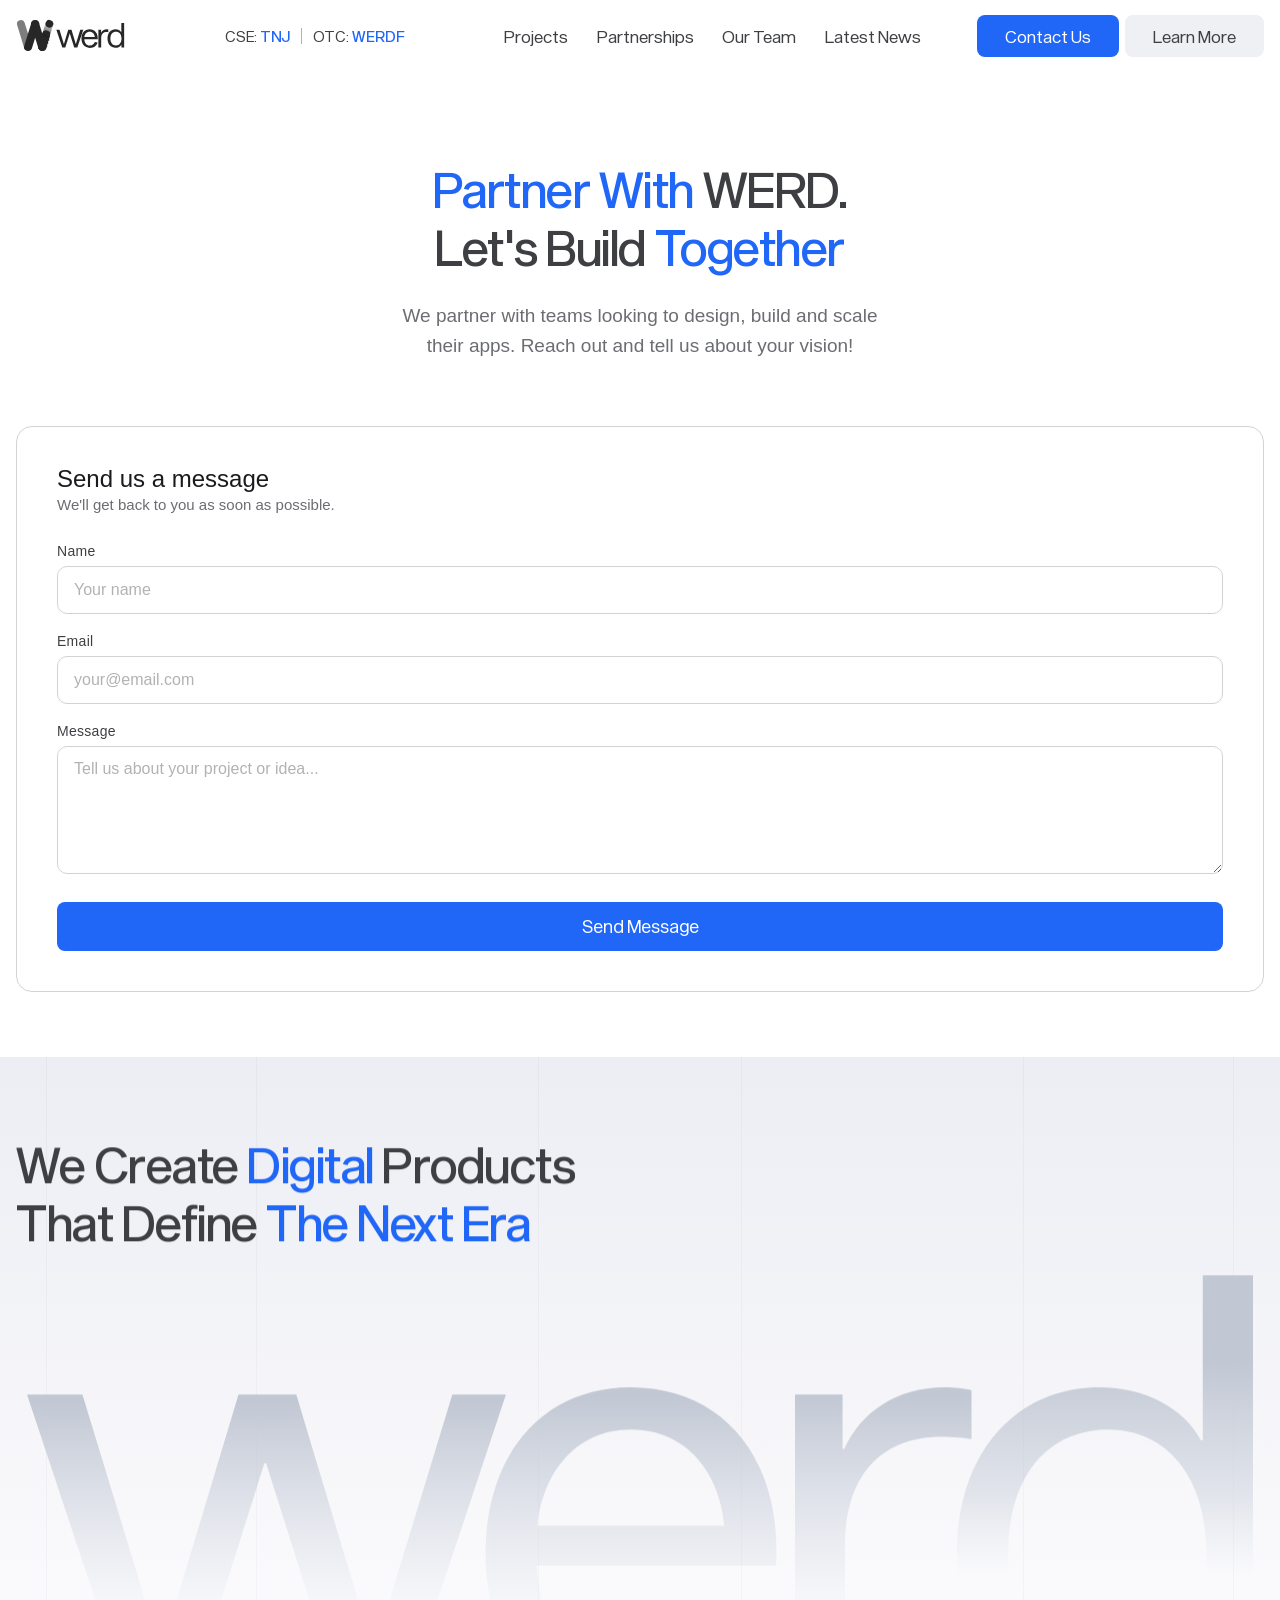
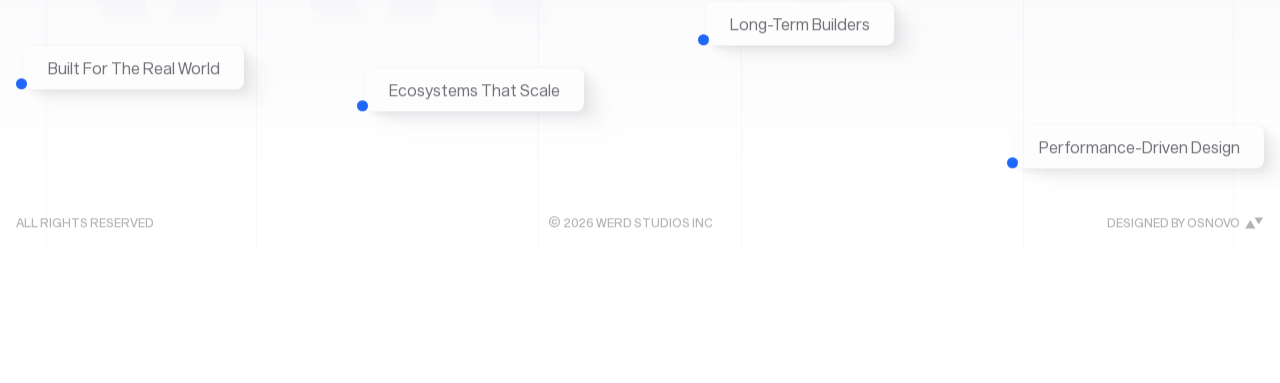
<file: contact.html>
<!DOCTYPE html>
<html lang="en">
	<head>
		<meta charset="UTF-8">
		<meta name="viewport" content="width=device-width, initial-scale=1.0">
		<link rel="preload" href="./assets/fonts/SequelSansRoman.woff2" as="font" type="font/woff2" crossorigin="anonymous">
		<link rel="preload" href="./assets/fonts/SequelSansBookObl.woff2" as="font" type="font/woff2" crossorigin="anonymous">
		<link rel="preload" href="./assets/fonts/SequelSansBook.woff2" as="font" type="font/woff2" crossorigin="anonymous">
		<link rel="icon" type="image/x-icon" href="./assets/img/favicon/favicon.ico">
		<link rel="icon" type="image/png" sizes="16x16" href="./assets/img/favicon/favicon-16x16.png">
		<link rel="icon" type="image/png" sizes="32x32" href="./assets/img/favicon/favicon-32x32.png">
		<link rel="apple-touch-icon" href="./assets/img/favicon/apple-touch-icon.png">
		<link rel="icon" type="image/png" sizes="192x192" href="./assets/img/favicon/android-chrome-192x192.png">
		<link rel="icon" type="image/png" sizes="512x512" href="./assets/img/favicon/android-chrome-512x512.png">
		<link rel="manifest" href="./assets/img/favicon/site.webmanifest">
		<title>Werd - Contact Us</title>
		<style>
			body {
      opacity: 0;
      visibility: hidden;
    }

    [data-fls-loaded] body {
      animation: show-body 0.45s ease 0.2s forwards;
    }

    @keyframes show-body {
      0% {
        opacity: 0;
        visibility: hidden;
      }
      100% {
        opacity: 1;
        visibility: visible;
      }
    }

			.page {
				margin-bottom: 200px;
			}
			.contact {
				padding: 10rem 0 0;
				position: relative;
				z-index: 1;
			}
			.contact__hero {
				max-width: 62.5rem;
				margin: 0 auto 4rem;
				padding: 0 1.25rem;
				text-align: center;
			}
			.contact__hero-text {
				font-family: 'Sequel Sans', sans-serif;
				font-weight: 300;
				font-size: clamp(0.9375rem, 1.5vw, 1.1875rem);
				color: #6B6D72;
				line-height: 1.6;
				max-width: 32rem;
				margin: 1.5rem auto 0;
			}
			.contact__container {
				max-width: 40rem;
				margin: 0 auto;
				padding: 0 1.25rem;
				width: 100%;
			}
			.contact__form-wrapper {
				border: 1px solid #D1D3D6;
				border-radius: 1rem;
				padding: 2.5rem;
			}
			.contact__form-heading {
				font-family: 'Sequel Sans', sans-serif;
				font-weight: 400;
				font-size: clamp(1.25rem, 2vw, 1.5rem);
				color: #1A1B1E;
				margin-bottom: 0.375rem;
			}
			.contact__form-subheading {
				font-family: 'Sequel Sans', sans-serif;
				font-weight: 300;
				font-size: 0.9375rem;
				color: #6B6D72;
				margin-bottom: 2rem;
			}
			.contact__form {
				display: flex;
				flex-direction: column;
				gap: 1.25rem;
			}
			@media (max-width: 767.98px) {
				.contact__form-wrapper {
					padding: 1.5rem;
				}
			}
			.contact__field {
				display: flex;
				flex-direction: column;
				gap: 0.5rem;
			}
			.contact__label {
				font-family: 'Sequel Sans', sans-serif;
				font-weight: 400;
				font-size: 0.875rem;
				color: #3D3F43;
				letter-spacing: 0.02em;
			}
			.contact__input,
			.contact__textarea {
				font-family: 'Sequel Sans', sans-serif;
				font-weight: 300;
				font-size: 1rem;
				color: #1A1B1E;
				background: #fff;
				border: 1px solid #D1D3D6;
				border-radius: 0.625rem;
				padding: 0.875rem 1rem;
				outline: none;
				transition: border-color 0.3s ease;
			}
			.contact__input::placeholder,
			.contact__textarea::placeholder {
				color: #B1B2B4;
			}
			.contact__input:focus,
			.contact__textarea:focus {
				border-color: #2D5BFF;
			}
			.contact__textarea {
				resize: vertical;
				min-height: 8rem;
			}
			.contact__submit {
				margin-top: 0.5rem;
				align-self: stretch;
			}
			.contact__submit .button {
				width: 100%;
				justify-content: center;
			}
		</style>
		<script type="module" crossorigin="" src="./js/main.min.js?v=1772284453775"></script>
		<link rel="modulepreload" crossorigin="" href="./js/splitText.min.js?v=1772284453775">
		<link rel="modulepreload" crossorigin="" href="./js/common.min.js?v=1772284453775">
		<link rel="stylesheet" crossorigin="" href="./css/main.min.css?v=1772284453775">
	</head>
	<body>
		<div class="wrapper">
			<header data-fls-header="" data-fls-header-scroll="" class="header">
				<div class="header__container">
					<a href="../" class="header__logo">
						<img src="./assets/img/header-logo.svg" alt="Werd">
					</a>
					<div class="header__stock-tickers">
						<div class="header__stock-ticker">
							CSE:
							<span class="blue">TNJ</span>
						</div>
						<span class="header__stock-tickers-border"></span>
						<div class="header__stock-ticker">
							OTC:
							<span class="blue">WERDF</span>
						</div>
					</div>
					<div class="header__main">
						<div class="header__menu menu">
							<button type="button" data-fls-menu="" class="menu__icon icon-menu">
								<div class="icon-menu__body">
									<span></span>
									<span></span>
									<span></span>
								</div>
							</button>
							<nav class="menu__body">
								<ul class="menu__list">
									<li class="menu__item">
										<a href="./#projectsSection" class="menu__link" data-split-text="">Projects</a>
									</li>
									<li class="menu__item">
										<a href="./#partnerSection" class="menu__link" data-split-text="">Partnerships</a>
									</li>
									<li class="menu__item">
										<a href="our-team.html" class="menu__link" data-split-text="">Our Team</a>
									</li>
									<li class="menu__item">
										<a href="./#newsSection" class="menu__link" data-split-text="">Latest News</a>
									</li>
								</ul>
								<div class="menu__mobile">
									<a href="contact.html" class="menu__mobile-contact">
										<span>Contact Us</span>
										<svg xmlns="http://www.w3.org/2000/svg" width="9" height="9" viewbox="0 0 9 9" fill="none">
											<path d="M0.873646 7.9448L7.94471 0.87373M7.94471 0.87373V7.9448M7.94471 0.87373H0.873646" stroke="#3D3F43" stroke-width="1.74743" stroke-linecap="round" stroke-linejoin="round"></path>
										</svg>
									</a>
									<div class="menu__mobile-bottom">
										<a href="https://www.osnovo.net/" target="_blank" class="menu__mobile-bottom-link">Designed by osnovo</a>
										<a href="https://www.osnovo.net/" target="_blank" class="menu__mobile-bottom-icon-link">
											<svg xmlns="http://www.w3.org/2000/svg" width="20" height="16" viewbox="0 0 20 16" fill="none">
												<path d="M6.30834 5.69812L11.4468 14.2981H1.16992L6.30834 5.69812Z" fill="#B1B2B4"></path>
												<path d="M14.8365 10.1005L10.6218 3.15046L19.0511 3.15046L14.8365 10.1005Z" fill="#B1B2B4"></path>
											</svg>
										</a>
									</div>
								</div>
							</nav>
						</div>
						<div class="header__buttons">
							<a href="contact.html" class="header__button button small blue">
								<span>Contact Us</span>
							</a>
							<a href="./" class="header__button button small grey">
								<span>Learn More</span>
							</a>
						</div>
					</div>
				</div>
			</header>
			<main class="page">
				<section class="contact">
					<div class="contact__hero">
						<h1 class="header-title animate" data-each-word-animate="" data-fls-watcher-threshold="0.65" data-fls-watcher-once="" data-fls-watcher="">
							<span class="header-title__row">
								<span class="blue">Partner</span>
								<span class="blue">With</span>
								<span>WERD.</span>
							</span>
							<span class="header-title__row">
								<span>Let's</span>
								<span>Build</span>
								<span class="blue">Together</span>
							</span>
						</h1>
						<p class="contact__hero-text">We partner with teams looking to design, build and scale their apps. Reach out and tell us about your vision!</p>
					</div>
					<div class="contact__container">
						<div class="contact__form-wrapper">
							<h2 class="contact__form-heading">Send us a message</h2>
							<p class="contact__form-subheading">We'll get back to you as soon as possible.</p>
							<form class="contact__form" action="https://formspree.io/f/xojnowkk" method="POST">
							<div class="contact__field">
								<label class="contact__label" for="name">Name</label>
								<input class="contact__input" type="text" id="name" name="name" placeholder="Your name" required>
							</div>
							<div class="contact__field">
								<label class="contact__label" for="email">Email</label>
								<input class="contact__input" type="email" id="email" name="email" placeholder="your@email.com" required>
							</div>
							<div class="contact__field">
								<label class="contact__label" for="message">Message</label>
								<textarea class="contact__textarea" id="message" name="message" placeholder="Tell us about your project or idea..." required></textarea>
							</div>
							<div class="contact__submit">
								<button type="submit" class="button blue">
									<span>Send Message</span>
								</button>
							</div>
							</form>
						</div>
					</div>
				</section>
			</main>
			<footer data-fls-footer="" class="footer">
				<div class="footer__lines">
					<span></span>
					<span></span>
					<span></span>
					<span></span>
				</div>
				<div class="footer__bg">
					<div class="footer__werd" data-fls-watcher-threshold="0.45" data-fls-watcher-once="" data-fls-watcher="">
						<div class="footer__werd-pc">
							<svg id="footerWerdLogo" width="1840" height="666" viewbox="0 0 1840 666" fill="none" xmlns="http://www.w3.org/2000/svg">
								<path class="fourth" d="M1609.17 168.081C1676.94 168.081 1735.68 199.71 1760.98 247.604H1763.69V0H1839.6V654.252H1767.31V581.959H1764.6C1740.2 632.564 1678.75 665.096 1609.17 665.096C1483.56 665.096 1395 567.501 1395 416.589C1395 265.677 1483.56 168.081 1609.17 168.081ZM1621.82 602.743C1708.57 602.743 1769.12 533.161 1769.12 416.589C1769.12 300.92 1708.57 231.338 1621.82 231.338C1531.45 231.338 1471.81 300.92 1471.81 416.589C1471.81 533.161 1531.45 602.743 1621.82 602.743Z" fill="url(#paint0_linear_38_339)"></path>
								<path class="third" d="M1223.39 178.925V260.255H1226.1C1250.5 205.131 1305.62 168.081 1376.11 168.081C1390.57 168.081 1406.83 169.888 1416.77 172.599V245.796C1406.83 243.989 1388.76 242.181 1371.59 242.181C1289.36 242.181 1227 290.979 1227 407.552V654.252H1152V178.925H1223.39Z" fill="url(#paint1_linear_38_339)"></path>
								<path class="second" d="M1043.14 509.666L1119.95 519.606C1097.36 588.285 1038.62 666 905.783 666C776.559 666 688 567.5 688 417.492C688 266.58 774.752 168.081 905.783 168.081C1037.72 168.081 1132.6 267.484 1123.57 435.565H764.811C767.522 533.161 822.646 602.743 905.783 602.743C991.631 602.743 1029.58 550.331 1043.14 509.666ZM905.783 231.338C821.742 231.338 772.944 298.209 765.715 375.924H1045.85C1039.52 298.209 990.727 231.338 905.783 231.338Z" fill="url(#paint2_linear_38_339)"></path>
								<path class="first" d="M718.412 178.926L560.271 654.253H476.231L358.754 281.943H356.043L238.567 654.253H158.141L0 178.926H83.137L199.71 561.175H202.421L317.186 178.926H403.938L518.703 561.175H521.414L637.986 178.926H718.412Z" fill="url(#paint3_linear_38_339)"></path>
								<defs>
									<linearGradient id="paint0_linear_38_339" x1="1617.3" y1="0" x2="1617.3" y2="665.096" gradientunits="userSpaceOnUse">
										<stop offset="0.190527" stop-color="#C1C7D3"></stop>
										<stop offset="0.494506" stop-color="#CBD1DC" stop-opacity="0.5"></stop>
										<stop offset="0.582192" stop-color="#D0D6E1" stop-opacity="0.25"></stop>
										<stop offset="0.677673" stop-color="#D5DBE6" stop-opacity="0"></stop>
									</linearGradient>
									<linearGradient id="paint1_linear_38_339" x1="1284.39" y1="168.081" x2="1284.39" y2="654.252" gradientunits="userSpaceOnUse">
										<stop offset="0.0164739" stop-color="#C1C7D3"></stop>
										<stop offset="0.371582" stop-color="#CBD1DC" stop-opacity="0.5"></stop>
										<stop offset="0.549136" stop-color="#D0D6E1" stop-opacity="0.25"></stop>
										<stop offset="0.726689" stop-color="#D5DBE6" stop-opacity="0"></stop>
									</linearGradient>
									<linearGradient id="paint2_linear_38_339" x1="906.08" y1="168.081" x2="906.08" y2="666" gradientunits="userSpaceOnUse">
										<stop offset="0.0164739" stop-color="#C1C7D3"></stop>
										<stop offset="0.371582" stop-color="#CBD1DC" stop-opacity="0.5"></stop>
										<stop offset="0.549136" stop-color="#D0D6E1" stop-opacity="0.25"></stop>
										<stop offset="0.726689" stop-color="#D5DBE6" stop-opacity="0"></stop>
									</linearGradient>
									<linearGradient id="paint3_linear_38_339" x1="359.206" y1="178.926" x2="359.206" y2="654.253" gradientunits="userSpaceOnUse">
										<stop offset="0.0164739" stop-color="#C1C7D3"></stop>
										<stop offset="0.371582" stop-color="#CBD1DC" stop-opacity="0.5"></stop>
										<stop offset="0.549136" stop-color="#D0D6E1" stop-opacity="0.25"></stop>
										<stop offset="0.726689" stop-color="#D5DBE6" stop-opacity="0"></stop>
									</linearGradient>
								</defs>
							</svg>
						</div>
						<div class="footer__werd-mob">
							<svg width="393" height="148" viewbox="0 0 393 148" fill="none" xmlns="http://www.w3.org/2000/svg">
								<path d="M345.785 37.2521C360.806 37.2521 373.824 44.2619 379.432 54.8768H380.033V0H396.856V145.003H380.834V128.98H380.233C374.825 140.196 361.206 147.406 345.785 147.406C317.946 147.406 298.318 125.776 298.318 92.3292C298.318 58.8824 317.946 37.2521 345.785 37.2521ZM348.589 133.587C367.816 133.587 381.234 118.165 381.234 92.3292C381.234 66.6933 367.816 51.2717 348.589 51.2717C328.561 51.2717 315.342 66.6933 315.342 92.3292C315.342 118.165 328.561 133.587 348.589 133.587Z" fill="url(#paint0_linear_93_675)"></path>
								<path d="M260.285 39.6553V57.6805H260.886C266.293 45.4635 278.511 37.252 294.132 37.252C297.337 37.252 300.942 37.6525 303.145 38.2534V54.4761C300.942 54.0755 296.936 53.6749 293.131 53.6749C274.905 53.6749 261.086 64.4901 261.086 90.3262V145.003H244.463V39.6553H260.285Z" fill="url(#paint1_linear_93_675)"></path>
								<path d="M220.335 112.958L237.359 115.161C232.352 130.382 219.334 147.606 189.893 147.606C161.252 147.606 141.625 125.776 141.625 92.5293C141.625 59.0825 160.852 37.252 189.893 37.252C219.133 37.252 240.163 59.2828 238.16 96.5349H158.649C159.25 118.165 171.467 133.587 189.893 133.587C208.919 133.587 217.331 121.97 220.335 112.958ZM189.893 51.2716C171.266 51.2716 160.451 66.0923 158.849 83.3164H220.936C219.534 66.0923 208.719 51.2716 189.893 51.2716Z" fill="url(#paint2_linear_93_675)"></path>
								<path d="M148.366 39.6562L113.317 145.004H94.6913L68.6548 62.4882H68.054L42.0175 145.004H24.1926L-10.8564 39.6562H7.56934L33.4055 124.375H34.0063L59.4419 39.6562H78.6688L104.104 124.375H104.705L130.541 39.6562H148.366Z" fill="url(#paint3_linear_93_675)"></path>
								<defs>
									<linearGradient id="paint0_linear_93_675" x1="347.587" y1="0" x2="347.587" y2="147.406" gradientunits="userSpaceOnUse">
										<stop offset="0.190527" stop-color="#C1C7D3"></stop>
										<stop offset="0.494506" stop-color="#CBD1DC" stop-opacity="0.5"></stop>
										<stop offset="0.640313" stop-color="#D0D6E1" stop-opacity="0.25"></stop>
										<stop offset="0.76302" stop-color="#D5DBE6" stop-opacity="0"></stop>
									</linearGradient>
									<linearGradient id="paint1_linear_93_675" x1="273.804" y1="37.252" x2="273.804" y2="145.003" gradientunits="userSpaceOnUse">
										<stop offset="0.0164739" stop-color="#C1C7D3"></stop>
										<stop offset="0.461571" stop-color="#CBD1DC" stop-opacity="0.5"></stop>
										<stop offset="0.713371" stop-color="#D0D6E1" stop-opacity="0.25"></stop>
										<stop offset="0.850717" stop-color="#D5DBE6" stop-opacity="0"></stop>
									</linearGradient>
									<linearGradient id="paint2_linear_93_675" x1="189.958" y1="37.252" x2="189.958" y2="147.606" gradientunits="userSpaceOnUse">
										<stop offset="0.0164739" stop-color="#C1C7D3"></stop>
										<stop offset="0.388667" stop-color="#CBD1DC" stop-opacity="0.5"></stop>
										<stop offset="0.723483" stop-color="#D0D6E1" stop-opacity="0.25"></stop>
										<stop offset="0.933504" stop-color="#D5DBE6" stop-opacity="0"></stop>
									</linearGradient>
									<linearGradient id="paint3_linear_93_675" x1="68.755" y1="39.6562" x2="68.755" y2="145.004" gradientunits="userSpaceOnUse">
										<stop offset="0.0164739" stop-color="#C1C7D3"></stop>
										<stop offset="0.49221" stop-color="#CBD1DC" stop-opacity="0.5"></stop>
										<stop offset="0.628786" stop-color="#D0D6E1" stop-opacity="0.25"></stop>
										<stop offset="0.757559" stop-color="#D5DBE6" stop-opacity="0"></stop>
									</linearGradient>
								</defs>
							</svg>
						</div>
					</div>
					<div id="footerAsciiBox" class="footer__bg-bg">
						<video muted autoplay loop playsinline="" webkit-playsinline="" disablepictureinpicture="" controlslist="nodownload nofullscreen noremoteplayback" src="./files/video/footer.mp4"></video>
					</div>
				</div>
				<div class="footer__container">
					<div class="footer__main">
						<div class="footer__header">
							<h2 class="footer__header-title header-title animate" data-each-word-animate="" data-fls-watcher-threshold="0.65" data-fls-watcher-once="" data-fls-watcher="">
								<span class="header-title__row">
									<span>We</span>
									<span>Create</span>
									<span class="blue">Digital</span>
									<span>Products</span>
								</span>
								<span class="header-title__row">
									<span>That</span>
									<span>Define</span>
									<span class="blue">The</span>
									<span class="blue">Next</span>
									<span class="blue">Era</span>
								</span>
							</h2>
							<!-- <h3 class="footer__header-sub-title header-sub-title">Scroll Ended</h3> -->
						</div>
						<ul class="footer__menu">
							<li class="footer__menu-item">
								<a href="./#projectsSection" class="footer__menu-link">Projects</a>
							</li>
							<li class="footer__menu-item">
								<a href="./#partnerSection" class="footer__menu-link">Partnerships</a>
							</li>
							<li class="footer__menu-item">
								<a href="our-team.html" class="footer__menu-link">Our Team</a>
							</li>
							<li class="footer__menu-item">
								<a href="./#newsSection" class="footer__menu-link">Latest News</a>
							</li>
						</ul>
						<div class="footer__items">
							<div class="footer__item">
								<div class="footer__item-circle"></div>
								<div class="footer__item-card">Built For The Real World</div>
							</div>
							<div class="footer__item">
								<div class="footer__item-circle"></div>
								<div class="footer__item-card">Ecosystems That Scale</div>
							</div>
							<div class="footer__item">
								<div class="footer__item-circle"></div>
								<div class="footer__item-card">Long-Term Builders</div>
							</div>
							<div class="footer__item">
								<div class="footer__item-circle"></div>
								<div class="footer__item-card">Performance-Driven Design</div>
							</div>
						</div>
					</div>
					<div class="footer__bottom">
						<div class="footer__bottom-pc">
							<div class="footer__bottom-text">
								<span>All rights reserved</span>
							</div>
							<div class="footer__bottom-text">
								<svg xmlns="http://www.w3.org/2000/svg" width="11" height="11" viewbox="0 0 11 11" fill="none">
									<path d="M5.50742 11C2.4197 11 0 8.57332 0 5.49273C0 2.41215 2.4197 0 5.50742 0C8.5803 0 11 2.41215 11 5.49273C11 8.57332 8.5803 11 5.50742 11ZM5.50742 9.9247C7.95682 9.9247 9.82726 8.00661 9.82726 5.49273C9.82726 2.97886 7.95682 1.0753 5.50742 1.0753C3.04319 1.0753 1.15789 2.99339 1.15789 5.49273C1.15789 8.00661 3.04319 9.9247 5.50742 9.9247ZM2.7166 5.50727C2.7166 3.82166 3.88934 2.63012 5.53711 2.63012C7.02159 2.63012 8.06073 3.44386 8.22402 4.75165H6.82861C6.66532 4.14135 6.24966 3.8362 5.58165 3.8362C4.7058 3.8362 4.09717 4.50462 4.09717 5.49273C4.09717 6.50991 4.67611 7.14927 5.53711 7.14927C6.23482 7.14927 6.68016 6.84412 6.84346 6.24835H8.22402C8.06073 7.51255 6.97706 8.36988 5.53711 8.36988C3.84481 8.36988 2.7166 7.22193 2.7166 5.50727Z" fill="#B1B2B4"></path>
								</svg>
								<span>2026 WERD Studios Inc</span>
							</div>
							<a href="https://www.osnovo.net/" target="_blank" class="footer__bottom-link">
								<span>Designed by osnovo</span>
								<svg xmlns="http://www.w3.org/2000/svg" width="20" height="16" viewbox="0 0 20 16" fill="none">
									<path d="M6.30834 5.69824L11.4468 14.2982H1.16992L6.30834 5.69824Z" fill="#B1B2B4"></path>
									<path d="M14.8365 10.1006L10.6218 3.15058L19.0511 3.15058L14.8365 10.1006Z" fill="#B1B2B4"></path>
								</svg>
							</a>
						</div>
						<div class="footer__bottom-mobile">
							<div class="footer__bottom-mobile-osnovo">
								<a href="https://www.osnovo.net/" target="_blank" class="footer__bottom-mobile-text-link">Designed by osnovo</a>
								<a href="https://www.osnovo.net/" target="_blank" class="footer__bottom-mobile-icon-link">
									<svg xmlns="http://www.w3.org/2000/svg" width="20" height="16" viewbox="0 0 20 16" fill="none">
										<path d="M6.30834 5.69824L11.4468 14.2982H1.16992L6.30834 5.69824Z" fill="#B1B2B4"></path>
										<path d="M14.8365 10.1006L10.6218 3.15058L19.0511 3.15058L14.8365 10.1006Z" fill="#B1B2B4"></path>
									</svg>
								</a>
							</div>
							<div class="footer__bottom-text">
								<svg xmlns="http://www.w3.org/2000/svg" width="11" height="11" viewbox="0 0 11 11" fill="none">
									<path d="M5.50742 11C2.4197 11 0 8.57332 0 5.49273C0 2.41215 2.4197 0 5.50742 0C8.5803 0 11 2.41215 11 5.49273C11 8.57332 8.5803 11 5.50742 11ZM5.50742 9.9247C7.95682 9.9247 9.82726 8.00661 9.82726 5.49273C9.82726 2.97886 7.95682 1.0753 5.50742 1.0753C3.04319 1.0753 1.15789 2.99339 1.15789 5.49273C1.15789 8.00661 3.04319 9.9247 5.50742 9.9247ZM2.7166 5.50727C2.7166 3.82166 3.88934 2.63012 5.53711 2.63012C7.02159 2.63012 8.06073 3.44386 8.22402 4.75165H6.82861C6.66532 4.14135 6.24966 3.8362 5.58165 3.8362C4.7058 3.8362 4.09717 4.50462 4.09717 5.49273C4.09717 6.50991 4.67611 7.14927 5.53711 7.14927C6.23482 7.14927 6.68016 6.84412 6.84346 6.24835H8.22402C8.06073 7.51255 6.97706 8.36988 5.53711 8.36988C3.84481 8.36988 2.7166 7.22193 2.7166 5.50727Z" fill="#B1B2B4"></path>
								</svg>
								<span>2026 WERD Studios Inc. All rights reserved</span>
							</div>
						</div>
					</div>
				</div>
			</footer>
		</div>
	</body>
</html>
</file>
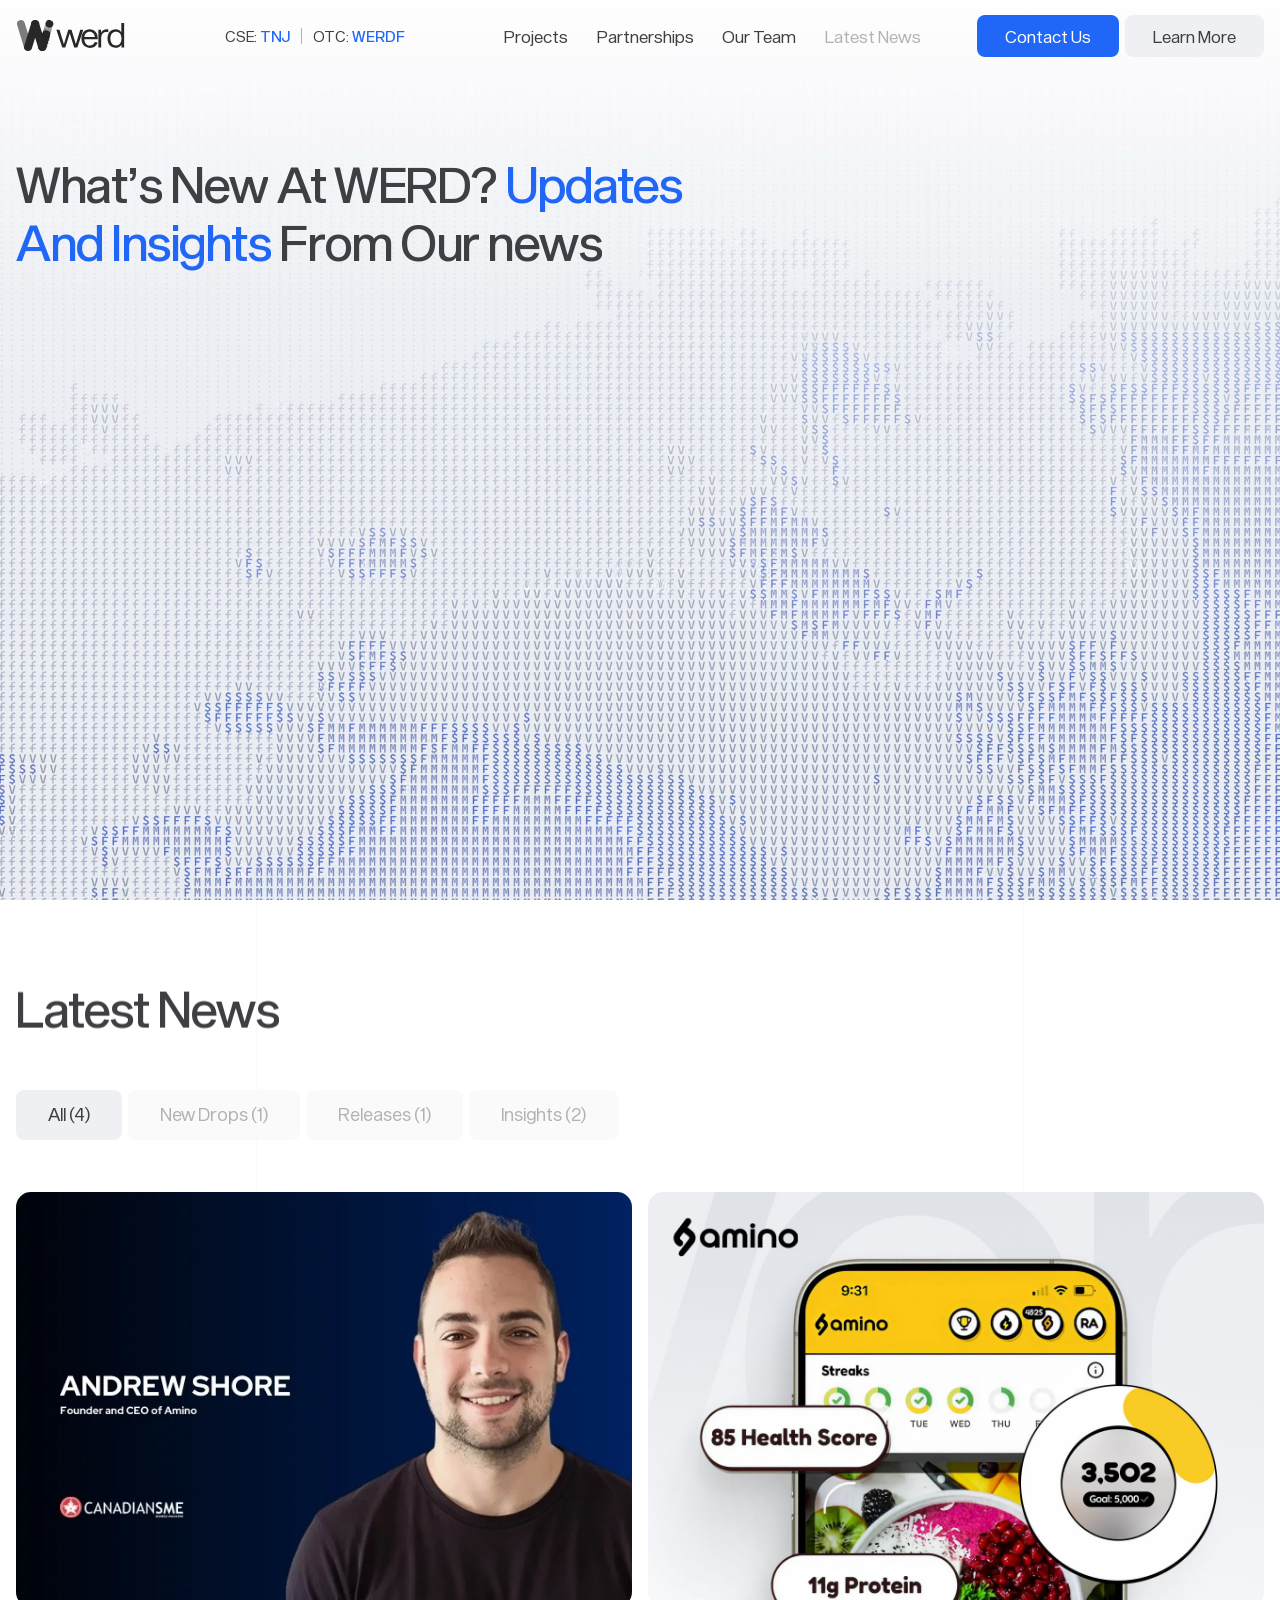
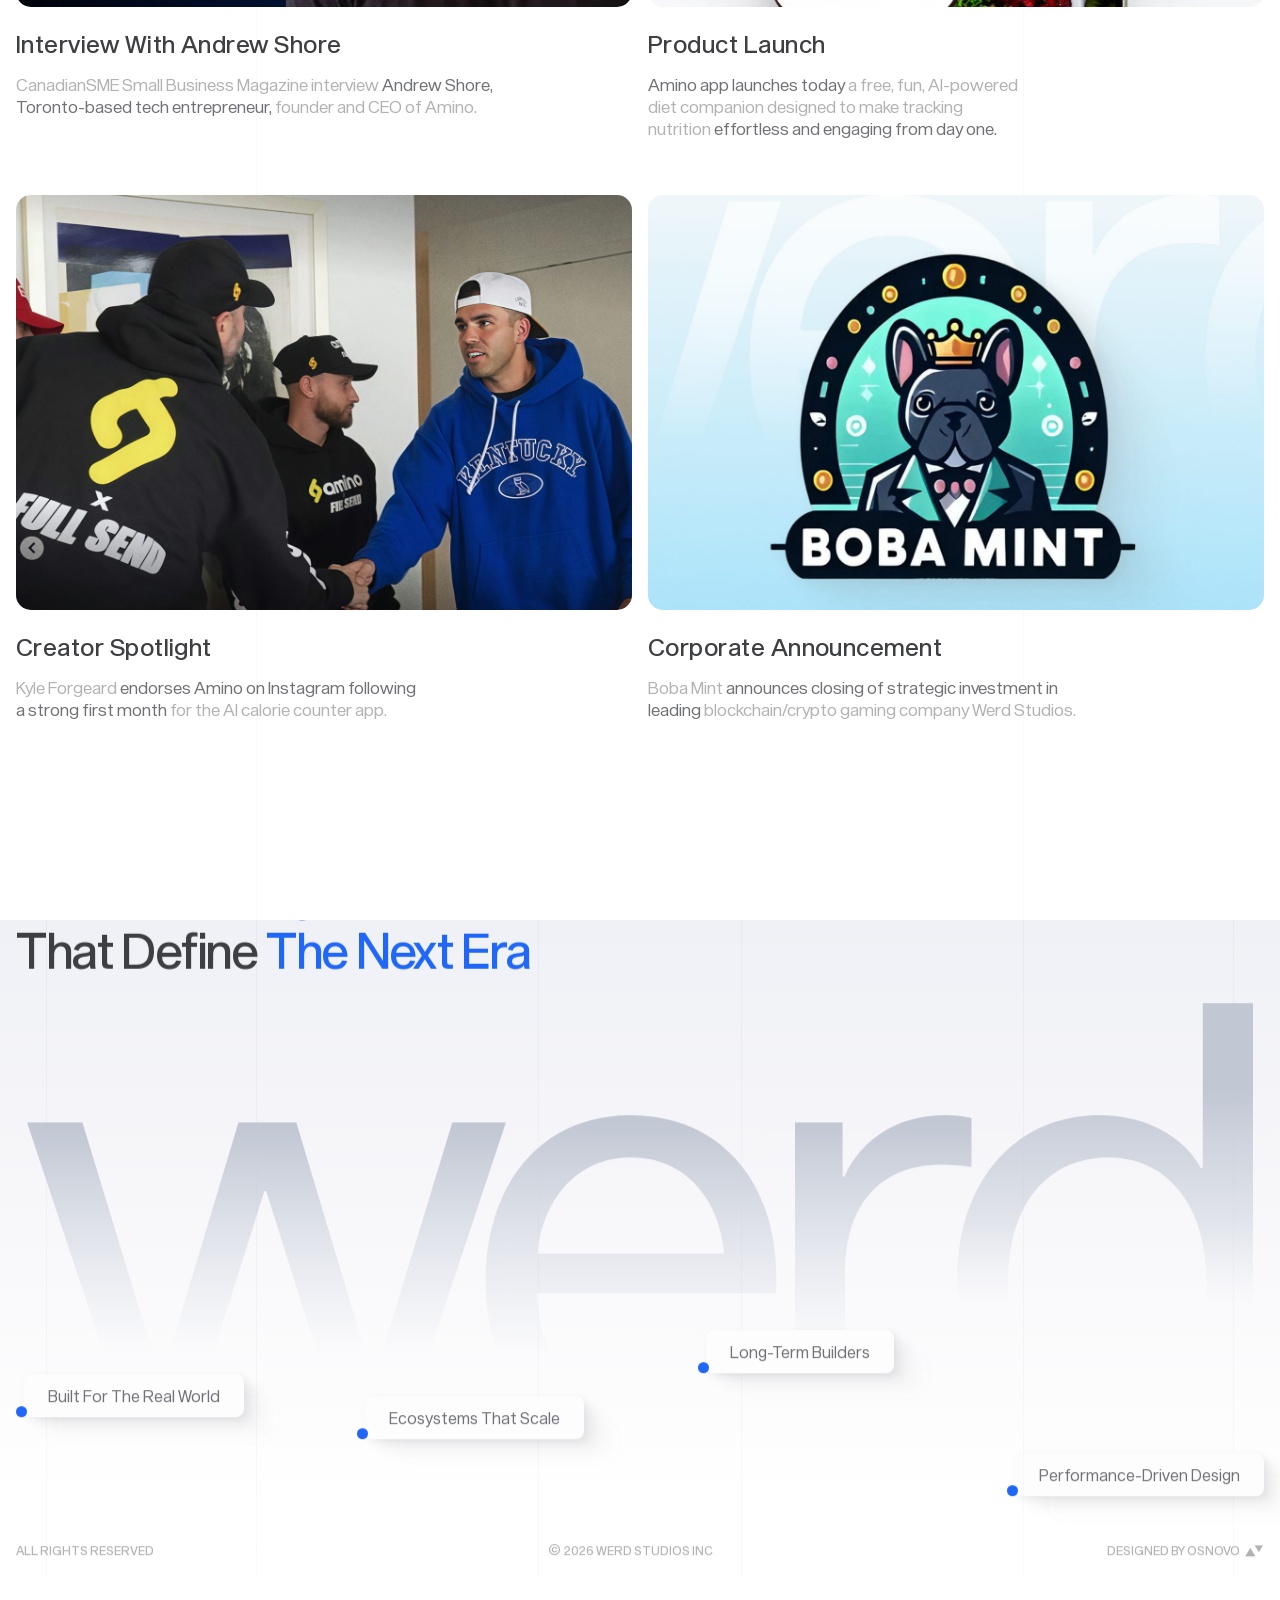
<file: news.html>
<!DOCTYPE html>
<html lang="en">
	<head>
		<meta charset="UTF-8">
		<meta name="viewport" content="width=device-width, initial-scale=1.0">
		<link rel="preload" href="./assets/fonts/SequelSansRoman.woff2" as="font" type="font/woff2" crossorigin="anonymous">
		<link rel="preload" href="./assets/fonts/SequelSansBookObl.woff2" as="font" type="font/woff2" crossorigin="anonymous">
		<link rel="preload" href="./assets/fonts/SequelSansBook.woff2" as="font" type="font/woff2" crossorigin="anonymous">
		<link rel="icon" type="image/x-icon" href="./assets/img/favicon/favicon.ico">
		<link rel="icon" type="image/png" sizes="16x16" href="./assets/img/favicon/favicon-16x16.png">
		<link rel="icon" type="image/png" sizes="32x32" href="./assets/img/favicon/favicon-32x32.png">
		<link rel="apple-touch-icon" href="./assets/img/favicon/apple-touch-icon.png">
		<link rel="icon" type="image/png" sizes="192x192" href="./assets/img/favicon/android-chrome-192x192.png">
		<link rel="icon" type="image/png" sizes="512x512" href="./assets/img/favicon/android-chrome-512x512.png">
		<link rel="manifest" href="./assets/img/favicon/site.webmanifest">
		<title>Werd - Latest News</title>
		<style>
			body {
      opacity: 0;
      visibility: hidden;
    }

    [data-fls-loaded] body {
      animation: show-body 0.45s ease 0.2s forwards;
    }

    @keyframes show-body {
      0% {
        opacity: 0;
        visibility: hidden;
      }
      100% {
        opacity: 1;
        visibility: visible;
      }
    }
		</style>
		<script type="module" crossorigin="" src="./js/news.min.js?v=1774051200000"></script>
		<link rel="modulepreload" crossorigin="" href="./js/splitText.min.js?v=1772284453775">
		<link rel="modulepreload" crossorigin="" href="./js/common.min.js?v=1772284453775">
		<link rel="modulepreload" crossorigin="" href="./js/main.min.js?v=1772284453775">
		<link rel="stylesheet" crossorigin="" href="./css/main.min.css?v=1772284453775">
		<link rel="stylesheet" crossorigin="" href="./css/news.min.css?v=1772284453775">
	</head>
	<body>
		<div class="wrapper">
			<header data-fls-header="" data-fls-header-scroll="" class="header">
				<div class="header__container">
					<a href="../" class="header__logo">
						<img src="./assets/img/header-logo.svg" alt="Werd">
					</a>
					<div class="header__stock-tickers">
						<div class="header__stock-ticker">
							CSE:
							<span class="blue">TNJ</span>
						</div>
						<span class="header__stock-tickers-border"></span>
						<div class="header__stock-ticker">
							OTC:
							<span class="blue">WERDF</span>
						</div>
					</div>
					<div class="header__main">
						<div class="header__menu menu">
							<button type="button" data-fls-menu="" class="menu__icon icon-menu">
								<div class="icon-menu__body">
									<span></span>
									<span></span>
									<span></span>
								</div>
							</button>
							<nav class="menu__body">
								<ul class="menu__list">
									<li class="menu__item">
										<a href="./#projectsSection" class="menu__link" data-split-text="">Projects</a>
									</li>
									<li class="menu__item">
										<a href="./#partnerSection" class="menu__link" data-split-text="">Partnerships</a>
									</li>
									<li class="menu__item">
										<a href="our-team.html" class="menu__link" data-split-text="">Our Team</a>
									</li>
									<li class="menu__item">
										<a href="./#newsSection" class="menu__link active" data-split-text="">Latest News</a>
									</li>
								</ul>
								<div class="menu__mobile">
									<a href="#" class="menu__mobile-contact">
										<span>Contact Us</span>
										<svg xmlns="http://www.w3.org/2000/svg" width="9" height="9" viewbox="0 0 9 9" fill="none">
											<path d="M0.873646 7.9448L7.94471 0.87373M7.94471 0.87373V7.9448M7.94471 0.87373H0.873646" stroke="#3D3F43" stroke-width="1.74743" stroke-linecap="round" stroke-linejoin="round"></path>
										</svg>
									</a>
									<div class="menu__mobile-bottom">
										<a href="https://www.osnovo.net/" target="_blank" class="menu__mobile-bottom-link">Designed by osnovo</a>
										<a href="https://www.osnovo.net/" target="_blank" class="menu__mobile-bottom-icon-link">
											<svg xmlns="http://www.w3.org/2000/svg" width="20" height="16" viewbox="0 0 20 16" fill="none">
												<path d="M6.30834 5.69812L11.4468 14.2981H1.16992L6.30834 5.69812Z" fill="#B1B2B4"></path>
												<path d="M14.8365 10.1005L10.6218 3.15046L19.0511 3.15046L14.8365 10.1005Z" fill="#B1B2B4"></path>
											</svg>
										</a>
									</div>
								</div>
							</nav>
						</div>
						<div class="header__buttons">
							<a href="#" class="header__button button small blue">
								<span>Contact Us</span>
							</a>
							<a href="#" class="header__button button small grey">
								<span>Learn More</span>
							</a>
						</div>
					</div>
				</div>
			</header>
			<main class="page">
				<section class="hero">
					<div class="hero__bg">
						<div id="newsHeroAsciiBox" class="hero__bg-video">
							<video id="newsHeroAsciiVideo" muted autoplay loop playsinline="" webkit-playsinline="" disablepictureinpicture="" controlslist="nodownload nofullscreen noremoteplayback" src="./files/video/sky.mp4"></video>
						</div>
					</div>
					<div class="hero__container">
						<div class="hero__header">
							<h1 class="hero__header-title header-title" data-each-word-animate="">
								<span class="header-title__row">
									<span>What’s</span>
									<span>New</span>
									<span>At</span>
									<span>WERD?</span>
									<span class="blue">Updates</span>
								</span>
								<span class="header-title__row">
									<span class="blue">And</span>
									<span class="blue">Insights</span>
									<span>From</span>
									<span>Our</span>
									<span>news</span>
								</span>
							</h1>
						</div>
					</div>
				</section>
				<section class="news" id="newsListSection">
					<div class="news__container">
						<div class="news__header">
							<h2 class="news__header-title header-title animate" data-each-word-animate="" data-fls-watcher-threshold="0.65" data-fls-watcher-once="" data-fls-watcher="">
								<span class="header-title__row">
									<span>Latest</span>
									<span>News</span>
								</span>
							</h2>
							<div class="news__header-bottom">
								<nav class="news__header-filters">
									<button type="button" data-filter="all" class="is-active"></button>
									<button type="button" data-filter="new-drops"></button>
									<button type="button" data-filter="releases"></button>
									<button type="button" data-filter="insights"></button>
								</nav>
							</div>
						</div>
						<div class="news__cards"></div>
					</div>
				</section>
			</main>
			<footer data-fls-footer="" class="footer">
				<div class="footer__lines">
					<span></span>
					<span></span>
					<span></span>
					<span></span>
				</div>
				<div class="footer__bg">
					<div class="footer__werd" data-fls-watcher-threshold="0.45" data-fls-watcher-once="" data-fls-watcher="">
						<div class="footer__werd-pc">
							<svg id="footerWerdLogo" width="1840" height="666" viewbox="0 0 1840 666" fill="none" xmlns="http://www.w3.org/2000/svg">
								<path class="fourth" d="M1609.17 168.081C1676.94 168.081 1735.68 199.71 1760.98 247.604H1763.69V0H1839.6V654.252H1767.31V581.959H1764.6C1740.2 632.564 1678.75 665.096 1609.17 665.096C1483.56 665.096 1395 567.501 1395 416.589C1395 265.677 1483.56 168.081 1609.17 168.081ZM1621.82 602.743C1708.57 602.743 1769.12 533.161 1769.12 416.589C1769.12 300.92 1708.57 231.338 1621.82 231.338C1531.45 231.338 1471.81 300.92 1471.81 416.589C1471.81 533.161 1531.45 602.743 1621.82 602.743Z" fill="url(#paint0_linear_38_339)"></path>
								<path class="third" d="M1223.39 178.925V260.255H1226.1C1250.5 205.131 1305.62 168.081 1376.11 168.081C1390.57 168.081 1406.83 169.888 1416.77 172.599V245.796C1406.83 243.989 1388.76 242.181 1371.59 242.181C1289.36 242.181 1227 290.979 1227 407.552V654.252H1152V178.925H1223.39Z" fill="url(#paint1_linear_38_339)"></path>
								<path class="second" d="M1043.14 509.666L1119.95 519.606C1097.36 588.285 1038.62 666 905.783 666C776.559 666 688 567.5 688 417.492C688 266.58 774.752 168.081 905.783 168.081C1037.72 168.081 1132.6 267.484 1123.57 435.565H764.811C767.522 533.161 822.646 602.743 905.783 602.743C991.631 602.743 1029.58 550.331 1043.14 509.666ZM905.783 231.338C821.742 231.338 772.944 298.209 765.715 375.924H1045.85C1039.52 298.209 990.727 231.338 905.783 231.338Z" fill="url(#paint2_linear_38_339)"></path>
								<path class="first" d="M718.412 178.926L560.271 654.253H476.231L358.754 281.943H356.043L238.567 654.253H158.141L0 178.926H83.137L199.71 561.175H202.421L317.186 178.926H403.938L518.703 561.175H521.414L637.986 178.926H718.412Z" fill="url(#paint3_linear_38_339)"></path>
								<defs>
									<linearGradient id="paint0_linear_38_339" x1="1617.3" y1="0" x2="1617.3" y2="665.096" gradientunits="userSpaceOnUse">
										<stop offset="0.190527" stop-color="#C1C7D3"></stop>
										<stop offset="0.494506" stop-color="#CBD1DC" stop-opacity="0.5"></stop>
										<stop offset="0.582192" stop-color="#D0D6E1" stop-opacity="0.25"></stop>
										<stop offset="0.677673" stop-color="#D5DBE6" stop-opacity="0"></stop>
									</linearGradient>
									<linearGradient id="paint1_linear_38_339" x1="1284.39" y1="168.081" x2="1284.39" y2="654.252" gradientunits="userSpaceOnUse">
										<stop offset="0.0164739" stop-color="#C1C7D3"></stop>
										<stop offset="0.371582" stop-color="#CBD1DC" stop-opacity="0.5"></stop>
										<stop offset="0.549136" stop-color="#D0D6E1" stop-opacity="0.25"></stop>
										<stop offset="0.726689" stop-color="#D5DBE6" stop-opacity="0"></stop>
									</linearGradient>
									<linearGradient id="paint2_linear_38_339" x1="906.08" y1="168.081" x2="906.08" y2="666" gradientunits="userSpaceOnUse">
										<stop offset="0.0164739" stop-color="#C1C7D3"></stop>
										<stop offset="0.371582" stop-color="#CBD1DC" stop-opacity="0.5"></stop>
										<stop offset="0.549136" stop-color="#D0D6E1" stop-opacity="0.25"></stop>
										<stop offset="0.726689" stop-color="#D5DBE6" stop-opacity="0"></stop>
									</linearGradient>
									<linearGradient id="paint3_linear_38_339" x1="359.206" y1="178.926" x2="359.206" y2="654.253" gradientunits="userSpaceOnUse">
										<stop offset="0.0164739" stop-color="#C1C7D3"></stop>
										<stop offset="0.371582" stop-color="#CBD1DC" stop-opacity="0.5"></stop>
										<stop offset="0.549136" stop-color="#D0D6E1" stop-opacity="0.25"></stop>
										<stop offset="0.726689" stop-color="#D5DBE6" stop-opacity="0"></stop>
									</linearGradient>
								</defs>
							</svg>
						</div>
						<div class="footer__werd-mob">
							<svg width="393" height="148" viewbox="0 0 393 148" fill="none" xmlns="http://www.w3.org/2000/svg">
								<path d="M345.785 37.2521C360.806 37.2521 373.824 44.2619 379.432 54.8768H380.033V0H396.856V145.003H380.834V128.98H380.233C374.825 140.196 361.206 147.406 345.785 147.406C317.946 147.406 298.318 125.776 298.318 92.3292C298.318 58.8824 317.946 37.2521 345.785 37.2521ZM348.589 133.587C367.816 133.587 381.234 118.165 381.234 92.3292C381.234 66.6933 367.816 51.2717 348.589 51.2717C328.561 51.2717 315.342 66.6933 315.342 92.3292C315.342 118.165 328.561 133.587 348.589 133.587Z" fill="url(#paint0_linear_93_675)"></path>
								<path d="M260.285 39.6553V57.6805H260.886C266.293 45.4635 278.511 37.252 294.132 37.252C297.337 37.252 300.942 37.6525 303.145 38.2534V54.4761C300.942 54.0755 296.936 53.6749 293.131 53.6749C274.905 53.6749 261.086 64.4901 261.086 90.3262V145.003H244.463V39.6553H260.285Z" fill="url(#paint1_linear_93_675)"></path>
								<path d="M220.335 112.958L237.359 115.161C232.352 130.382 219.334 147.606 189.893 147.606C161.252 147.606 141.625 125.776 141.625 92.5293C141.625 59.0825 160.852 37.252 189.893 37.252C219.133 37.252 240.163 59.2828 238.16 96.5349H158.649C159.25 118.165 171.467 133.587 189.893 133.587C208.919 133.587 217.331 121.97 220.335 112.958ZM189.893 51.2716C171.266 51.2716 160.451 66.0923 158.849 83.3164H220.936C219.534 66.0923 208.719 51.2716 189.893 51.2716Z" fill="url(#paint2_linear_93_675)"></path>
								<path d="M148.366 39.6562L113.317 145.004H94.6913L68.6548 62.4882H68.054L42.0175 145.004H24.1926L-10.8564 39.6562H7.56934L33.4055 124.375H34.0063L59.4419 39.6562H78.6688L104.104 124.375H104.705L130.541 39.6562H148.366Z" fill="url(#paint3_linear_93_675)"></path>
								<defs>
									<linearGradient id="paint0_linear_93_675" x1="347.587" y1="0" x2="347.587" y2="147.406" gradientunits="userSpaceOnUse">
										<stop offset="0.190527" stop-color="#C1C7D3"></stop>
										<stop offset="0.494506" stop-color="#CBD1DC" stop-opacity="0.5"></stop>
										<stop offset="0.640313" stop-color="#D0D6E1" stop-opacity="0.25"></stop>
										<stop offset="0.76302" stop-color="#D5DBE6" stop-opacity="0"></stop>
									</linearGradient>
									<linearGradient id="paint1_linear_93_675" x1="273.804" y1="37.252" x2="273.804" y2="145.003" gradientunits="userSpaceOnUse">
										<stop offset="0.0164739" stop-color="#C1C7D3"></stop>
										<stop offset="0.461571" stop-color="#CBD1DC" stop-opacity="0.5"></stop>
										<stop offset="0.713371" stop-color="#D0D6E1" stop-opacity="0.25"></stop>
										<stop offset="0.850717" stop-color="#D5DBE6" stop-opacity="0"></stop>
									</linearGradient>
									<linearGradient id="paint2_linear_93_675" x1="189.958" y1="37.252" x2="189.958" y2="147.606" gradientunits="userSpaceOnUse">
										<stop offset="0.0164739" stop-color="#C1C7D3"></stop>
										<stop offset="0.388667" stop-color="#CBD1DC" stop-opacity="0.5"></stop>
										<stop offset="0.723483" stop-color="#D0D6E1" stop-opacity="0.25"></stop>
										<stop offset="0.933504" stop-color="#D5DBE6" stop-opacity="0"></stop>
									</linearGradient>
									<linearGradient id="paint3_linear_93_675" x1="68.755" y1="39.6562" x2="68.755" y2="145.004" gradientunits="userSpaceOnUse">
										<stop offset="0.0164739" stop-color="#C1C7D3"></stop>
										<stop offset="0.49221" stop-color="#CBD1DC" stop-opacity="0.5"></stop>
										<stop offset="0.628786" stop-color="#D0D6E1" stop-opacity="0.25"></stop>
										<stop offset="0.757559" stop-color="#D5DBE6" stop-opacity="0"></stop>
									</linearGradient>
								</defs>
							</svg>
						</div>
					</div>
					<div id="footerAsciiBox" class="footer__bg-bg">
						<video muted autoplay loop playsinline="" webkit-playsinline="" disablepictureinpicture="" controlslist="nodownload nofullscreen noremoteplayback" src="./files/video/footer.mp4"></video>
					</div>
				</div>
				<div class="footer__container">
					<div class="footer__main">
						<div class="footer__header">
							<h2 class="footer__header-title header-title animate" data-each-word-animate="" data-fls-watcher-threshold="0.65" data-fls-watcher-once="" data-fls-watcher="">
								<span class="header-title__row">
									<span>We</span>
									<span>Create</span>
									<span class="blue">Digital</span>
									<span>Products</span>
								</span>
								<span class="header-title__row">
									<span>That</span>
									<span>Define</span>
									<span class="blue">The</span>
									<span class="blue">Next</span>
									<span class="blue">Era</span>
								</span>
							</h2>
							<!-- <h3 class="footer__header-sub-title header-sub-title">Scroll Ended</h3> -->
						</div>
						<ul class="footer__menu">
							<li class="footer__menu-item">
								<a href="./#projectsSection" class="footer__menu-link">Projects</a>
							</li>
							<li class="footer__menu-item">
								<a href="./#partnerSection" class="footer__menu-link">Partnerships</a>
							</li>
							<li class="footer__menu-item">
								<a href="our-team.html" class="footer__menu-link">Our Team</a>
							</li>
							<li class="footer__menu-item">
								<a href="./#newsSection" class="footer__menu-link">Latest News</a>
							</li>
						</ul>
						<div class="footer__items">
							<div class="footer__item">
								<div class="footer__item-circle"></div>
								<div class="footer__item-card">Built For The Real World</div>
							</div>
							<div class="footer__item">
								<div class="footer__item-circle"></div>
								<div class="footer__item-card">Ecosystems That Scale</div>
							</div>
							<div class="footer__item">
								<div class="footer__item-circle"></div>
								<div class="footer__item-card">Long-Term Builders</div>
							</div>
							<div class="footer__item">
								<div class="footer__item-circle"></div>
								<div class="footer__item-card">Performance-Driven Design</div>
							</div>
						</div>
					</div>
					<div class="footer__bottom">
						<div class="footer__bottom-pc">
							<div class="footer__bottom-text">
								<span>All rights reserved</span>
							</div>
							<div class="footer__bottom-text">
								<svg xmlns="http://www.w3.org/2000/svg" width="11" height="11" viewbox="0 0 11 11" fill="none">
									<path d="M5.50742 11C2.4197 11 0 8.57332 0 5.49273C0 2.41215 2.4197 0 5.50742 0C8.5803 0 11 2.41215 11 5.49273C11 8.57332 8.5803 11 5.50742 11ZM5.50742 9.9247C7.95682 9.9247 9.82726 8.00661 9.82726 5.49273C9.82726 2.97886 7.95682 1.0753 5.50742 1.0753C3.04319 1.0753 1.15789 2.99339 1.15789 5.49273C1.15789 8.00661 3.04319 9.9247 5.50742 9.9247ZM2.7166 5.50727C2.7166 3.82166 3.88934 2.63012 5.53711 2.63012C7.02159 2.63012 8.06073 3.44386 8.22402 4.75165H6.82861C6.66532 4.14135 6.24966 3.8362 5.58165 3.8362C4.7058 3.8362 4.09717 4.50462 4.09717 5.49273C4.09717 6.50991 4.67611 7.14927 5.53711 7.14927C6.23482 7.14927 6.68016 6.84412 6.84346 6.24835H8.22402C8.06073 7.51255 6.97706 8.36988 5.53711 8.36988C3.84481 8.36988 2.7166 7.22193 2.7166 5.50727Z" fill="#B1B2B4"></path>
								</svg>
								<span>2026 WERD Studios Inc</span>
							</div>
							<a href="https://www.osnovo.net/" target="_blank" class="footer__bottom-link">
								<span>Designed by osnovo</span>
								<svg xmlns="http://www.w3.org/2000/svg" width="20" height="16" viewbox="0 0 20 16" fill="none">
									<path d="M6.30834 5.69824L11.4468 14.2982H1.16992L6.30834 5.69824Z" fill="#B1B2B4"></path>
									<path d="M14.8365 10.1006L10.6218 3.15058L19.0511 3.15058L14.8365 10.1006Z" fill="#B1B2B4"></path>
								</svg>
							</a>
						</div>
						<div class="footer__bottom-mobile">
							<div class="footer__bottom-mobile-osnovo">
								<a href="https://www.osnovo.net/" target="_blank" class="footer__bottom-mobile-text-link">Designed by osnovo</a>
								<a href="https://www.osnovo.net/" target="_blank" class="footer__bottom-mobile-icon-link">
									<svg xmlns="http://www.w3.org/2000/svg" width="20" height="16" viewbox="0 0 20 16" fill="none">
										<path d="M6.30834 5.69824L11.4468 14.2982H1.16992L6.30834 5.69824Z" fill="#B1B2B4"></path>
										<path d="M14.8365 10.1006L10.6218 3.15058L19.0511 3.15058L14.8365 10.1006Z" fill="#B1B2B4"></path>
									</svg>
								</a>
							</div>
							<div class="footer__bottom-text">
								<svg xmlns="http://www.w3.org/2000/svg" width="11" height="11" viewbox="0 0 11 11" fill="none">
									<path d="M5.50742 11C2.4197 11 0 8.57332 0 5.49273C0 2.41215 2.4197 0 5.50742 0C8.5803 0 11 2.41215 11 5.49273C11 8.57332 8.5803 11 5.50742 11ZM5.50742 9.9247C7.95682 9.9247 9.82726 8.00661 9.82726 5.49273C9.82726 2.97886 7.95682 1.0753 5.50742 1.0753C3.04319 1.0753 1.15789 2.99339 1.15789 5.49273C1.15789 8.00661 3.04319 9.9247 5.50742 9.9247ZM2.7166 5.50727C2.7166 3.82166 3.88934 2.63012 5.53711 2.63012C7.02159 2.63012 8.06073 3.44386 8.22402 4.75165H6.82861C6.66532 4.14135 6.24966 3.8362 5.58165 3.8362C4.7058 3.8362 4.09717 4.50462 4.09717 5.49273C4.09717 6.50991 4.67611 7.14927 5.53711 7.14927C6.23482 7.14927 6.68016 6.84412 6.84346 6.24835H8.22402C8.06073 7.51255 6.97706 8.36988 5.53711 8.36988C3.84481 8.36988 2.7166 7.22193 2.7166 5.50727Z" fill="#B1B2B4"></path>
								</svg>
								<span>2026 WERD Studios Inc. All rights reserved</span>
							</div>
						</div>
					</div>
				</div>
			</footer>
		</div>
	</body>
</html>
</file>
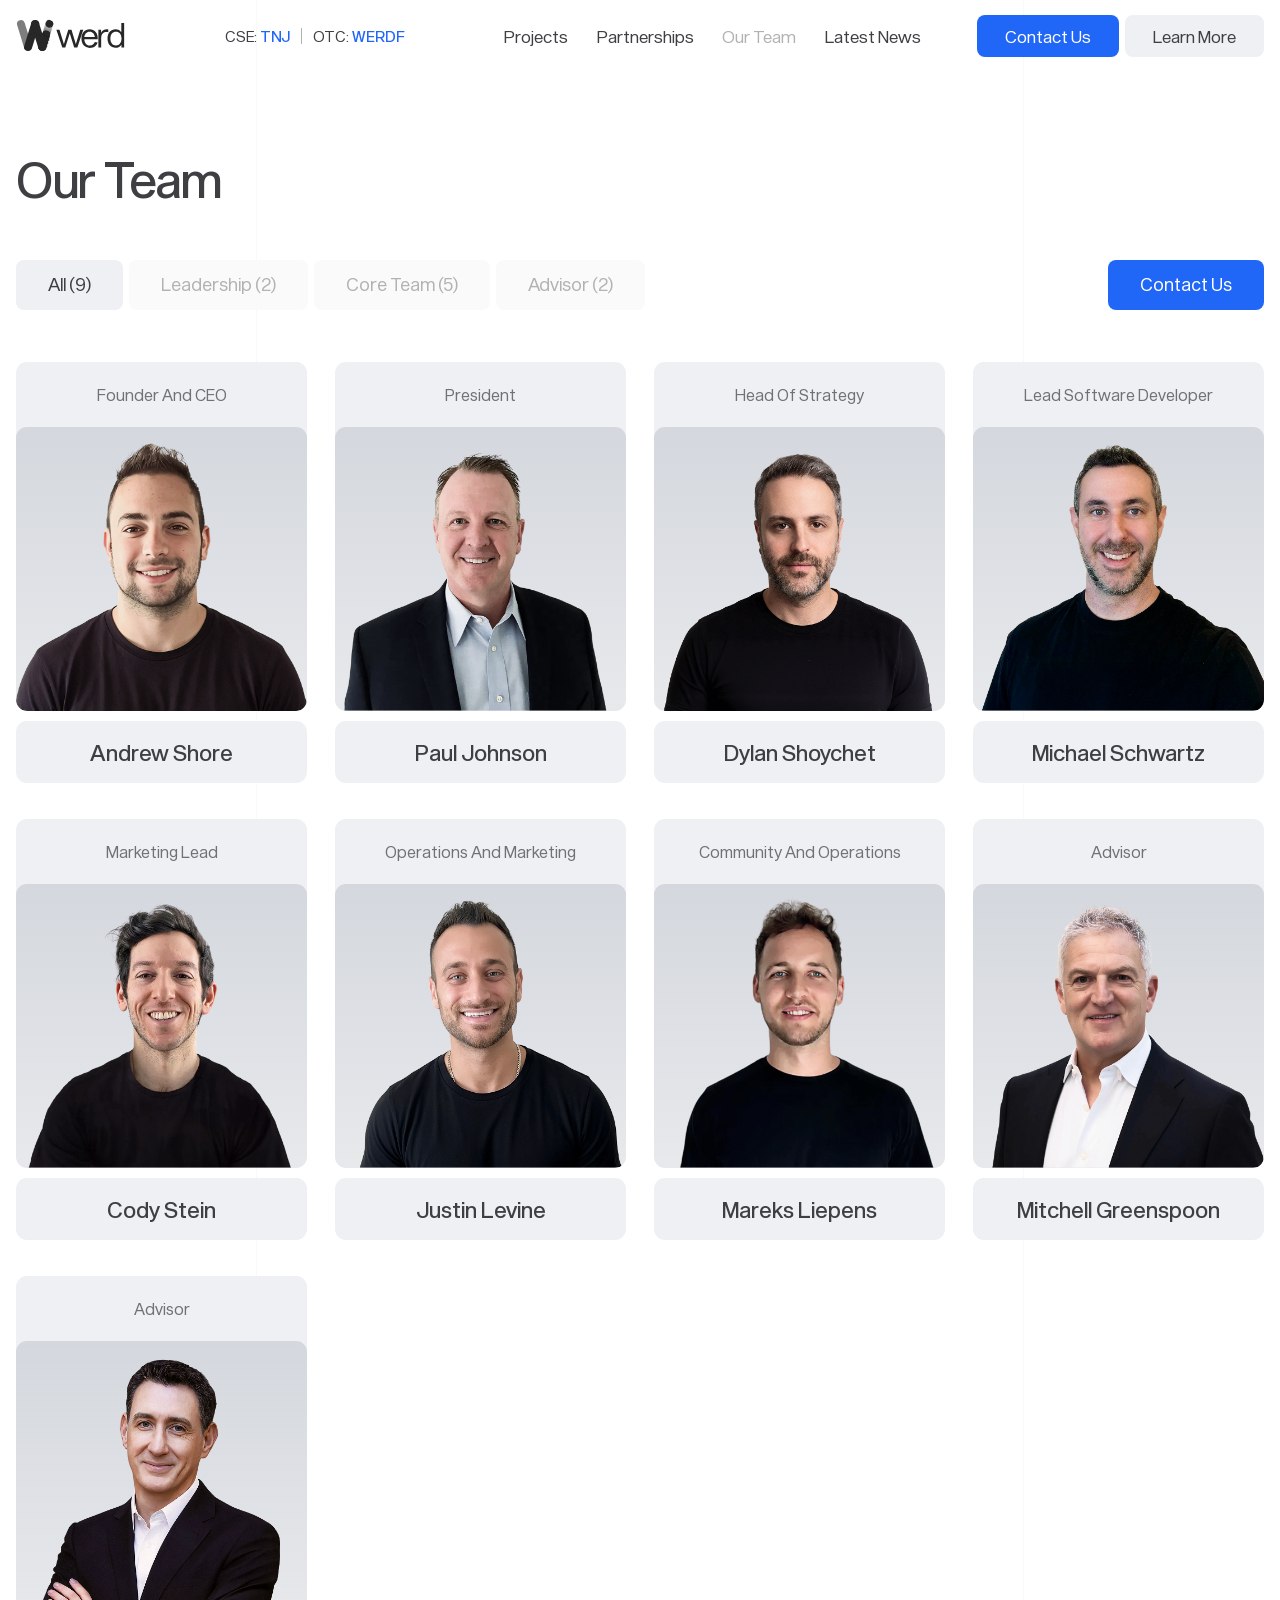
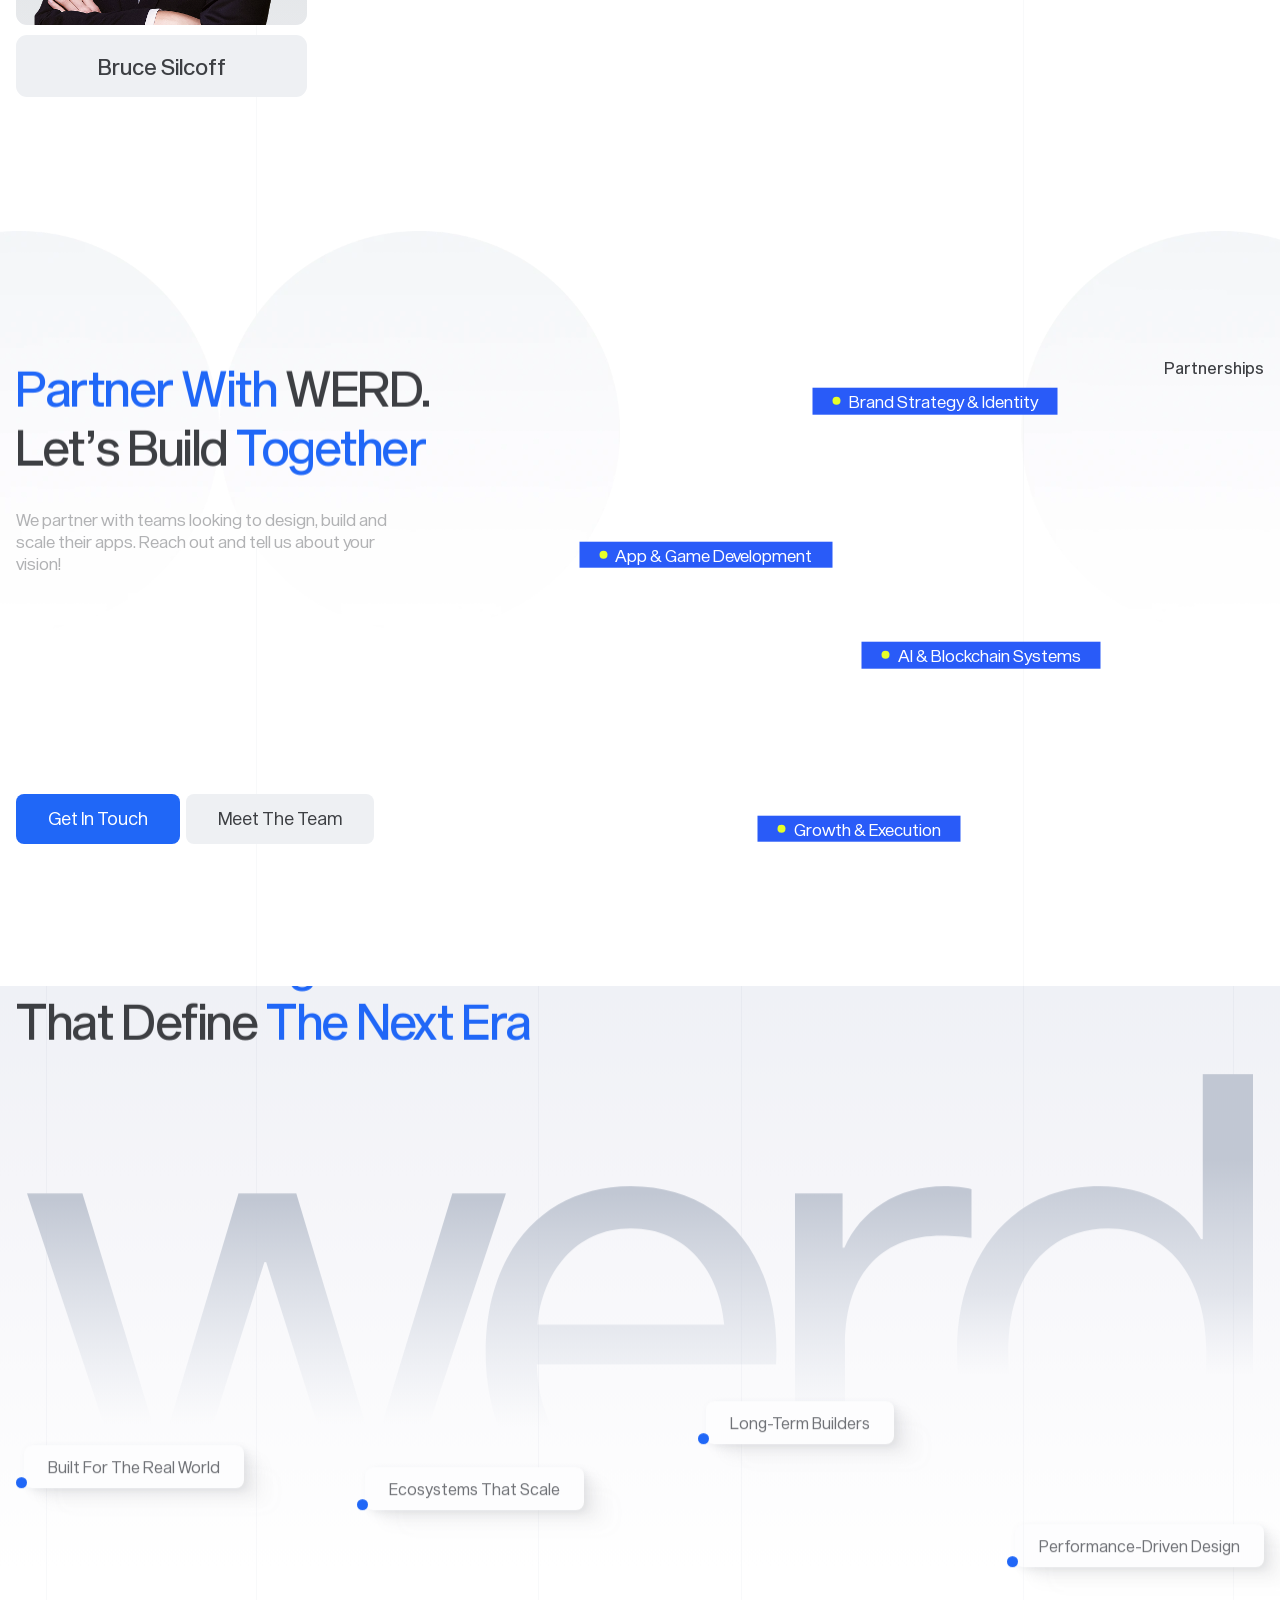
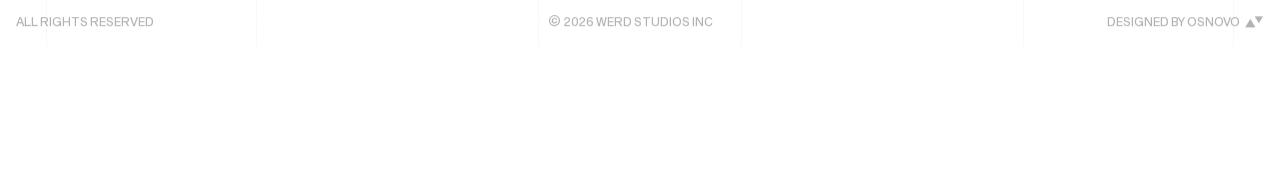
<file: our-team.html>
<!DOCTYPE html>
<html lang="en">
	<head>
		<meta charset="UTF-8">
		<meta name="viewport" content="width=device-width, initial-scale=1.0">
		<link rel="preload" href="./assets/fonts/SequelSansRoman.woff2" as="font" type="font/woff2" crossorigin="anonymous">
		<link rel="preload" href="./assets/fonts/SequelSansBookObl.woff2" as="font" type="font/woff2" crossorigin="anonymous">
		<link rel="preload" href="./assets/fonts/SequelSansBook.woff2" as="font" type="font/woff2" crossorigin="anonymous">
		<link rel="icon" type="image/x-icon" href="./assets/img/favicon/favicon.ico">
		<link rel="icon" type="image/png" sizes="16x16" href="./assets/img/favicon/favicon-16x16.png">
		<link rel="icon" type="image/png" sizes="32x32" href="./assets/img/favicon/favicon-32x32.png">
		<link rel="apple-touch-icon" href="./assets/img/favicon/apple-touch-icon.png">
		<link rel="icon" type="image/png" sizes="192x192" href="./assets/img/favicon/android-chrome-192x192.png">
		<link rel="icon" type="image/png" sizes="512x512" href="./assets/img/favicon/android-chrome-512x512.png">
		<link rel="manifest" href="./assets/img/favicon/site.webmanifest">
		<title>Werd - Our Team</title>
		<style>
			body {
      opacity: 0;
      visibility: hidden;
    }

    [data-fls-loaded] body {
      animation: show-body 0.45s ease 0.2s forwards;
    }

    @keyframes show-body {
      0% {
        opacity: 0;
        visibility: hidden;
      }
      100% {
        opacity: 1;
        visibility: visible;
      }
    }
		</style>
		<script type="module" crossorigin="" src="./js/our-team.min.js?v=1772284453775"></script>
		<link rel="modulepreload" crossorigin="" href="./js/splitText.min.js?v=1772284453775">
		<link rel="modulepreload" crossorigin="" href="./js/common.min.js?v=1772284453775">
		<link rel="modulepreload" crossorigin="" href="./js/main.min.js?v=1772284453775">
		<link rel="stylesheet" crossorigin="" href="./css/main.min.css?v=1772284453775">
		<link rel="stylesheet" crossorigin="" href="./css/our-team.min.css?v=1772284453775">
	</head>
	<body>
		<div class="wrapper">
			<header data-fls-header="" data-fls-header-scroll="" class="header">
				<div class="header__container">
					<a href="../" class="header__logo">
						<img src="./assets/img/header-logo.svg" alt="Werd">
					</a>
					<div class="header__stock-tickers">
						<div class="header__stock-ticker">
							CSE:
							<span class="blue">TNJ</span>
						</div>
						<span class="header__stock-tickers-border"></span>
						<div class="header__stock-ticker">
							OTC:
							<span class="blue">WERDF</span>
						</div>
					</div>
					<div class="header__main">
						<div class="header__menu menu">
							<button type="button" data-fls-menu="" class="menu__icon icon-menu">
								<div class="icon-menu__body">
									<span></span>
									<span></span>
									<span></span>
								</div>
							</button>
							<nav class="menu__body">
								<ul class="menu__list">
									<li class="menu__item">
										<a href="./#projectsSection" class="menu__link" data-split-text="">Projects</a>
									</li>
									<li class="menu__item">
										<a href="./#partnerSection" class="menu__link" data-split-text="">Partnerships</a>
									</li>
									<li class="menu__item">
										<a href="our-team.html" class="menu__link active" data-split-text="">Our Team</a>
									</li>
									<li class="menu__item">
										<a href="./#newsSection" class="menu__link" data-split-text="">Latest News</a>
									</li>
								</ul>
								<div class="menu__mobile">
									<a href="contact.html" class="menu__mobile-contact">
										<span>Contact Us</span>
										<svg xmlns="http://www.w3.org/2000/svg" width="9" height="9" viewbox="0 0 9 9" fill="none">
											<path d="M0.873646 7.9448L7.94471 0.87373M7.94471 0.87373V7.9448M7.94471 0.87373H0.873646" stroke="#3D3F43" stroke-width="1.74743" stroke-linecap="round" stroke-linejoin="round"></path>
										</svg>
									</a>
									<div class="menu__mobile-bottom">
										<a href="https://www.osnovo.net/" target="_blank" class="menu__mobile-bottom-link">Designed by osnovo</a>
										<a href="https://www.osnovo.net/" target="_blank" class="menu__mobile-bottom-icon-link">
											<svg xmlns="http://www.w3.org/2000/svg" width="20" height="16" viewbox="0 0 20 16" fill="none">
												<path d="M6.30834 5.69812L11.4468 14.2981H1.16992L6.30834 5.69812Z" fill="#B1B2B4"></path>
												<path d="M14.8365 10.1005L10.6218 3.15046L19.0511 3.15046L14.8365 10.1005Z" fill="#B1B2B4"></path>
											</svg>
										</a>
									</div>
								</div>
							</nav>
						</div>
						<div class="header__buttons">
							<a href="contact.html" class="header__button button small blue">
								<span>Contact Us</span>
							</a>
							<a href="#" class="header__button button small grey">
								<span>Learn More</span>
							</a>
						</div>
					</div>
				</div>
			</header>
			<main class="page">
				<section class="team">
					<div class="team__container">
						<div class="team__header">
							<h2 class="team__header-title header-title animate" data-each-word-animate="" data-fls-watcher-threshold="0.65" data-fls-watcher-once="" data-fls-watcher="">
								<span class="header-title__row">
									<span>Our</span>
									<span>Team</span>
								</span>
							</h2>
							<div class="team__header-bottom">
								<nav class="team__header-filters">
									<button type="button" data-filter="all" class="is-active"></button>
									<button type="button" data-filter="leadership"></button>
									<button type="button" data-filter="core-team"></button>
									<button type="button" data-filter="advisor"></button>
								</nav>
								<a href="contact.html" class="team__header-button button blue">
									<span>Contact us</span>
								</a>
							</div>
						</div>
						<div class="team__cards"></div>
					</div>
				</section>
				<section class="partner" id="partnerSection">
					<div class="partner__bg">
						<picture>
							<source srcset="./assets/img/main-page/partner/bg-large.webp" media="(min-width: 1920.98px)">
							<source srcset="./assets/img/main-page/partner/bg-1920.webp" media="(min-width: 767.98px)">
							<img alt="bg" src="./assets/img/main-page/partner/bg-mob.webp">
						</picture>
					</div>
					<div class="partner__container">
						<div class="partner__content">
							<div class="partner__content-header">
								<h2 class="partner__content-header-title header-title animate" data-each-word-animate="" data-fls-watcher-threshold="0.65" data-fls-watcher-once="" data-fls-watcher="">
									<span class="header-title__row">
										<span class="blue">Partner</span>
										<span class="blue">With</span>
										<span>WERD.</span>
									</span>
									<span class="header-title__row">
										<span>Let’s</span>
										<span>Build</span>
										<span class="blue">Together</span>
									</span>
								</h2>
								<p class="partner__content-header-text header-text" data-fls-watcher-threshold="0.95" data-fls-watcher-once="" data-fls-watcher="">
									We partner with teams looking to design, build and scale their apps.
          Reach out and tell us about your vision!
								</p>
							</div>
							<div class="partner__content-buttons" data-fls-watcher-threshold="0.95" data-fls-watcher-once="" data-fls-watcher="">
								<a href="contact.html" class="partner__content-button button blue">
									<span>Get in Touch</span>
								</a>
								<a href="#" class="partner__content-button button grey">
									<span>Meet the team</span>
								</a>
							</div>
						</div>
						<div class="partner__image">
							<div class="partner__image-bg">
								<video muted autoplay loop playsinline="" webkit-playsinline="" disablepictureinpicture="" controlslist="nodownload nofullscreen noremoteplayback" src="./files/video/partners.mp4"></video>
							</div>
							<div class="partner__image-items">
								<div class="partner__image-item">
									<span></span>
									<span>Brand Strategy & Identity</span>
								</div>
								<div class="partner__image-item">
									<span></span>
									<span>App & Game Development</span>
								</div>
								<div class="partner__image-item">
									<span></span>
									<span>AI & Blockchain Systems</span>
								</div>
								<div class="partner__image-item">
									<span></span>
									<span>Growth & Execution</span>
								</div>
							</div>
						</div>
						<h3 class="partner__sub-title header-sub-title" data-fls-watcher-threshold="0.95" data-fls-watcher-once="" data-fls-watcher="">Partnerships</h3>
					</div>
				</section>
			</main>
			<footer data-fls-footer="" class="footer">
				<div class="footer__lines">
					<span></span>
					<span></span>
					<span></span>
					<span></span>
				</div>
				<div class="footer__bg">
					<div class="footer__werd" data-fls-watcher-threshold="0.45" data-fls-watcher-once="" data-fls-watcher="">
						<div class="footer__werd-pc">
							<svg id="footerWerdLogo" width="1840" height="666" viewbox="0 0 1840 666" fill="none" xmlns="http://www.w3.org/2000/svg">
								<path class="fourth" d="M1609.17 168.081C1676.94 168.081 1735.68 199.71 1760.98 247.604H1763.69V0H1839.6V654.252H1767.31V581.959H1764.6C1740.2 632.564 1678.75 665.096 1609.17 665.096C1483.56 665.096 1395 567.501 1395 416.589C1395 265.677 1483.56 168.081 1609.17 168.081ZM1621.82 602.743C1708.57 602.743 1769.12 533.161 1769.12 416.589C1769.12 300.92 1708.57 231.338 1621.82 231.338C1531.45 231.338 1471.81 300.92 1471.81 416.589C1471.81 533.161 1531.45 602.743 1621.82 602.743Z" fill="url(#paint0_linear_38_339)"></path>
								<path class="third" d="M1223.39 178.925V260.255H1226.1C1250.5 205.131 1305.62 168.081 1376.11 168.081C1390.57 168.081 1406.83 169.888 1416.77 172.599V245.796C1406.83 243.989 1388.76 242.181 1371.59 242.181C1289.36 242.181 1227 290.979 1227 407.552V654.252H1152V178.925H1223.39Z" fill="url(#paint1_linear_38_339)"></path>
								<path class="second" d="M1043.14 509.666L1119.95 519.606C1097.36 588.285 1038.62 666 905.783 666C776.559 666 688 567.5 688 417.492C688 266.58 774.752 168.081 905.783 168.081C1037.72 168.081 1132.6 267.484 1123.57 435.565H764.811C767.522 533.161 822.646 602.743 905.783 602.743C991.631 602.743 1029.58 550.331 1043.14 509.666ZM905.783 231.338C821.742 231.338 772.944 298.209 765.715 375.924H1045.85C1039.52 298.209 990.727 231.338 905.783 231.338Z" fill="url(#paint2_linear_38_339)"></path>
								<path class="first" d="M718.412 178.926L560.271 654.253H476.231L358.754 281.943H356.043L238.567 654.253H158.141L0 178.926H83.137L199.71 561.175H202.421L317.186 178.926H403.938L518.703 561.175H521.414L637.986 178.926H718.412Z" fill="url(#paint3_linear_38_339)"></path>
								<defs>
									<linearGradient id="paint0_linear_38_339" x1="1617.3" y1="0" x2="1617.3" y2="665.096" gradientunits="userSpaceOnUse">
										<stop offset="0.190527" stop-color="#C1C7D3"></stop>
										<stop offset="0.494506" stop-color="#CBD1DC" stop-opacity="0.5"></stop>
										<stop offset="0.582192" stop-color="#D0D6E1" stop-opacity="0.25"></stop>
										<stop offset="0.677673" stop-color="#D5DBE6" stop-opacity="0"></stop>
									</linearGradient>
									<linearGradient id="paint1_linear_38_339" x1="1284.39" y1="168.081" x2="1284.39" y2="654.252" gradientunits="userSpaceOnUse">
										<stop offset="0.0164739" stop-color="#C1C7D3"></stop>
										<stop offset="0.371582" stop-color="#CBD1DC" stop-opacity="0.5"></stop>
										<stop offset="0.549136" stop-color="#D0D6E1" stop-opacity="0.25"></stop>
										<stop offset="0.726689" stop-color="#D5DBE6" stop-opacity="0"></stop>
									</linearGradient>
									<linearGradient id="paint2_linear_38_339" x1="906.08" y1="168.081" x2="906.08" y2="666" gradientunits="userSpaceOnUse">
										<stop offset="0.0164739" stop-color="#C1C7D3"></stop>
										<stop offset="0.371582" stop-color="#CBD1DC" stop-opacity="0.5"></stop>
										<stop offset="0.549136" stop-color="#D0D6E1" stop-opacity="0.25"></stop>
										<stop offset="0.726689" stop-color="#D5DBE6" stop-opacity="0"></stop>
									</linearGradient>
									<linearGradient id="paint3_linear_38_339" x1="359.206" y1="178.926" x2="359.206" y2="654.253" gradientunits="userSpaceOnUse">
										<stop offset="0.0164739" stop-color="#C1C7D3"></stop>
										<stop offset="0.371582" stop-color="#CBD1DC" stop-opacity="0.5"></stop>
										<stop offset="0.549136" stop-color="#D0D6E1" stop-opacity="0.25"></stop>
										<stop offset="0.726689" stop-color="#D5DBE6" stop-opacity="0"></stop>
									</linearGradient>
								</defs>
							</svg>
						</div>
						<div class="footer__werd-mob">
							<svg width="393" height="148" viewbox="0 0 393 148" fill="none" xmlns="http://www.w3.org/2000/svg">
								<path d="M345.785 37.2521C360.806 37.2521 373.824 44.2619 379.432 54.8768H380.033V0H396.856V145.003H380.834V128.98H380.233C374.825 140.196 361.206 147.406 345.785 147.406C317.946 147.406 298.318 125.776 298.318 92.3292C298.318 58.8824 317.946 37.2521 345.785 37.2521ZM348.589 133.587C367.816 133.587 381.234 118.165 381.234 92.3292C381.234 66.6933 367.816 51.2717 348.589 51.2717C328.561 51.2717 315.342 66.6933 315.342 92.3292C315.342 118.165 328.561 133.587 348.589 133.587Z" fill="url(#paint0_linear_93_675)"></path>
								<path d="M260.285 39.6553V57.6805H260.886C266.293 45.4635 278.511 37.252 294.132 37.252C297.337 37.252 300.942 37.6525 303.145 38.2534V54.4761C300.942 54.0755 296.936 53.6749 293.131 53.6749C274.905 53.6749 261.086 64.4901 261.086 90.3262V145.003H244.463V39.6553H260.285Z" fill="url(#paint1_linear_93_675)"></path>
								<path d="M220.335 112.958L237.359 115.161C232.352 130.382 219.334 147.606 189.893 147.606C161.252 147.606 141.625 125.776 141.625 92.5293C141.625 59.0825 160.852 37.252 189.893 37.252C219.133 37.252 240.163 59.2828 238.16 96.5349H158.649C159.25 118.165 171.467 133.587 189.893 133.587C208.919 133.587 217.331 121.97 220.335 112.958ZM189.893 51.2716C171.266 51.2716 160.451 66.0923 158.849 83.3164H220.936C219.534 66.0923 208.719 51.2716 189.893 51.2716Z" fill="url(#paint2_linear_93_675)"></path>
								<path d="M148.366 39.6562L113.317 145.004H94.6913L68.6548 62.4882H68.054L42.0175 145.004H24.1926L-10.8564 39.6562H7.56934L33.4055 124.375H34.0063L59.4419 39.6562H78.6688L104.104 124.375H104.705L130.541 39.6562H148.366Z" fill="url(#paint3_linear_93_675)"></path>
								<defs>
									<linearGradient id="paint0_linear_93_675" x1="347.587" y1="0" x2="347.587" y2="147.406" gradientunits="userSpaceOnUse">
										<stop offset="0.190527" stop-color="#C1C7D3"></stop>
										<stop offset="0.494506" stop-color="#CBD1DC" stop-opacity="0.5"></stop>
										<stop offset="0.640313" stop-color="#D0D6E1" stop-opacity="0.25"></stop>
										<stop offset="0.76302" stop-color="#D5DBE6" stop-opacity="0"></stop>
									</linearGradient>
									<linearGradient id="paint1_linear_93_675" x1="273.804" y1="37.252" x2="273.804" y2="145.003" gradientunits="userSpaceOnUse">
										<stop offset="0.0164739" stop-color="#C1C7D3"></stop>
										<stop offset="0.461571" stop-color="#CBD1DC" stop-opacity="0.5"></stop>
										<stop offset="0.713371" stop-color="#D0D6E1" stop-opacity="0.25"></stop>
										<stop offset="0.850717" stop-color="#D5DBE6" stop-opacity="0"></stop>
									</linearGradient>
									<linearGradient id="paint2_linear_93_675" x1="189.958" y1="37.252" x2="189.958" y2="147.606" gradientunits="userSpaceOnUse">
										<stop offset="0.0164739" stop-color="#C1C7D3"></stop>
										<stop offset="0.388667" stop-color="#CBD1DC" stop-opacity="0.5"></stop>
										<stop offset="0.723483" stop-color="#D0D6E1" stop-opacity="0.25"></stop>
										<stop offset="0.933504" stop-color="#D5DBE6" stop-opacity="0"></stop>
									</linearGradient>
									<linearGradient id="paint3_linear_93_675" x1="68.755" y1="39.6562" x2="68.755" y2="145.004" gradientunits="userSpaceOnUse">
										<stop offset="0.0164739" stop-color="#C1C7D3"></stop>
										<stop offset="0.49221" stop-color="#CBD1DC" stop-opacity="0.5"></stop>
										<stop offset="0.628786" stop-color="#D0D6E1" stop-opacity="0.25"></stop>
										<stop offset="0.757559" stop-color="#D5DBE6" stop-opacity="0"></stop>
									</linearGradient>
								</defs>
							</svg>
						</div>
					</div>
					<div id="footerAsciiBox" class="footer__bg-bg">
						<video muted autoplay loop playsinline="" webkit-playsinline="" disablepictureinpicture="" controlslist="nodownload nofullscreen noremoteplayback" src="./files/video/footer.mp4"></video>
					</div>
				</div>
				<div class="footer__container">
					<div class="footer__main">
						<div class="footer__header">
							<h2 class="footer__header-title header-title animate" data-each-word-animate="" data-fls-watcher-threshold="0.65" data-fls-watcher-once="" data-fls-watcher="">
								<span class="header-title__row">
									<span>We</span>
									<span>Create</span>
									<span class="blue">Digital</span>
									<span>Products</span>
								</span>
								<span class="header-title__row">
									<span>That</span>
									<span>Define</span>
									<span class="blue">The</span>
									<span class="blue">Next</span>
									<span class="blue">Era</span>
								</span>
							</h2>
							<!-- <h3 class="footer__header-sub-title header-sub-title">Scroll Ended</h3> -->
						</div>
						<ul class="footer__menu">
							<li class="footer__menu-item">
								<a href="./#projectsSection" class="footer__menu-link">Projects</a>
							</li>
							<li class="footer__menu-item">
								<a href="./#partnerSection" class="footer__menu-link">Partnerships</a>
							</li>
							<li class="footer__menu-item">
								<a href="our-team.html" class="footer__menu-link">Our Team</a>
							</li>
							<li class="footer__menu-item">
								<a href="./#newsSection" class="footer__menu-link">Latest News</a>
							</li>
						</ul>
						<div class="footer__items">
							<div class="footer__item">
								<div class="footer__item-circle"></div>
								<div class="footer__item-card">Built For The Real World</div>
							</div>
							<div class="footer__item">
								<div class="footer__item-circle"></div>
								<div class="footer__item-card">Ecosystems That Scale</div>
							</div>
							<div class="footer__item">
								<div class="footer__item-circle"></div>
								<div class="footer__item-card">Long-Term Builders</div>
							</div>
							<div class="footer__item">
								<div class="footer__item-circle"></div>
								<div class="footer__item-card">Performance-Driven Design</div>
							</div>
						</div>
					</div>
					<div class="footer__bottom">
						<div class="footer__bottom-pc">
							<div class="footer__bottom-text">
								<span>All rights reserved</span>
							</div>
							<div class="footer__bottom-text">
								<svg xmlns="http://www.w3.org/2000/svg" width="11" height="11" viewbox="0 0 11 11" fill="none">
									<path d="M5.50742 11C2.4197 11 0 8.57332 0 5.49273C0 2.41215 2.4197 0 5.50742 0C8.5803 0 11 2.41215 11 5.49273C11 8.57332 8.5803 11 5.50742 11ZM5.50742 9.9247C7.95682 9.9247 9.82726 8.00661 9.82726 5.49273C9.82726 2.97886 7.95682 1.0753 5.50742 1.0753C3.04319 1.0753 1.15789 2.99339 1.15789 5.49273C1.15789 8.00661 3.04319 9.9247 5.50742 9.9247ZM2.7166 5.50727C2.7166 3.82166 3.88934 2.63012 5.53711 2.63012C7.02159 2.63012 8.06073 3.44386 8.22402 4.75165H6.82861C6.66532 4.14135 6.24966 3.8362 5.58165 3.8362C4.7058 3.8362 4.09717 4.50462 4.09717 5.49273C4.09717 6.50991 4.67611 7.14927 5.53711 7.14927C6.23482 7.14927 6.68016 6.84412 6.84346 6.24835H8.22402C8.06073 7.51255 6.97706 8.36988 5.53711 8.36988C3.84481 8.36988 2.7166 7.22193 2.7166 5.50727Z" fill="#B1B2B4"></path>
								</svg>
								<span>2026 WERD Studios Inc</span>
							</div>
							<a href="https://www.osnovo.net/" target="_blank" class="footer__bottom-link">
								<span>Designed by osnovo</span>
								<svg xmlns="http://www.w3.org/2000/svg" width="20" height="16" viewbox="0 0 20 16" fill="none">
									<path d="M6.30834 5.69824L11.4468 14.2982H1.16992L6.30834 5.69824Z" fill="#B1B2B4"></path>
									<path d="M14.8365 10.1006L10.6218 3.15058L19.0511 3.15058L14.8365 10.1006Z" fill="#B1B2B4"></path>
								</svg>
							</a>
						</div>
						<div class="footer__bottom-mobile">
							<div class="footer__bottom-mobile-osnovo">
								<a href="https://www.osnovo.net/" target="_blank" class="footer__bottom-mobile-text-link">Designed by osnovo</a>
								<a href="https://www.osnovo.net/" target="_blank" class="footer__bottom-mobile-icon-link">
									<svg xmlns="http://www.w3.org/2000/svg" width="20" height="16" viewbox="0 0 20 16" fill="none">
										<path d="M6.30834 5.69824L11.4468 14.2982H1.16992L6.30834 5.69824Z" fill="#B1B2B4"></path>
										<path d="M14.8365 10.1006L10.6218 3.15058L19.0511 3.15058L14.8365 10.1006Z" fill="#B1B2B4"></path>
									</svg>
								</a>
							</div>
							<div class="footer__bottom-text">
								<svg xmlns="http://www.w3.org/2000/svg" width="11" height="11" viewbox="0 0 11 11" fill="none">
									<path d="M5.50742 11C2.4197 11 0 8.57332 0 5.49273C0 2.41215 2.4197 0 5.50742 0C8.5803 0 11 2.41215 11 5.49273C11 8.57332 8.5803 11 5.50742 11ZM5.50742 9.9247C7.95682 9.9247 9.82726 8.00661 9.82726 5.49273C9.82726 2.97886 7.95682 1.0753 5.50742 1.0753C3.04319 1.0753 1.15789 2.99339 1.15789 5.49273C1.15789 8.00661 3.04319 9.9247 5.50742 9.9247ZM2.7166 5.50727C2.7166 3.82166 3.88934 2.63012 5.53711 2.63012C7.02159 2.63012 8.06073 3.44386 8.22402 4.75165H6.82861C6.66532 4.14135 6.24966 3.8362 5.58165 3.8362C4.7058 3.8362 4.09717 4.50462 4.09717 5.49273C4.09717 6.50991 4.67611 7.14927 5.53711 7.14927C6.23482 7.14927 6.68016 6.84412 6.84346 6.24835H8.22402C8.06073 7.51255 6.97706 8.36988 5.53711 8.36988C3.84481 8.36988 2.7166 7.22193 2.7166 5.50727Z" fill="#B1B2B4"></path>
								</svg>
								<span>2026 WERD Studios Inc. All rights reserved</span>
							</div>
						</div>
					</div>
				</div>
			</footer>
		</div>
	</body>
</html>
</file>
<file: css/main.min.css>
@import"https://fonts.googleapis.com/css?family=Geist+Mono:100,200,300,regular,500,600,700,800,900&display=swap";*{padding:0;margin:0;border:0rem}*,*:before,*:after{box-sizing:border-box}*:before,*:after{display:inline-block}html,body{height:100%}body{line-height:1;scrollbar-gutter:stable;-ms-text-size-adjust:100%;-moz-text-size-adjust:100%;-webkit-text-size-adjust:100%;-webkit-font-smoothing:antialiased;-moz-osx-font-smoothing:grayscale}input,button,textarea{font-family:inherit;font-size:inherit;line-height:inherit;color:inherit;background-color:transparent}input,textarea{width:100%}label{display:inline-block}button,select,option{cursor:pointer}a{display:inline-block;color:inherit;text-decoration:none}ul li{list-style:none}img{max-width:100%;height:auto;vertical-align:middle}h1,h2,h3,h4,h5,h6{font-weight:inherit;font-size:inherit}address{font-style:normal}@font-face{font-family:SequelSansRoman;font-display:swap;src:url(../assets/fonts/SequelSansRoman.woff2) format("woff2");font-weight:400;font-style:normal}@font-face{font-family:SequelSansBookObl;font-display:swap;src:url(../assets/fonts/SequelSansBookObl.woff2) format("woff2");font-weight:400;font-style:normal}@font-face{font-family:SequelSansBook;font-display:swap;src:url(../assets/fonts/SequelSansBook.woff2) format("woff2");font-weight:400;font-style:normal}:root{--white: #fff;--black: #3d3f43;--blue: #2067f7;--blue-hover: #0552ee;--grey: #b1b2b4;--grey-accent: #6f7176;--grey-light: #eef0f3;--grey-light-hover: #e6e8ed;--yellow: #edd925}html,body{height:auto;min-height:100%}body{min-width:20rem;color:#000;font-family:SequelSansBook;font-size:1rem}[data-fls-scrolllock] body{overflow:hidden;touch-action:none;overscroll-behavior:none}.wrapper{min-height:100%;display:flex;flex-direction:column;overflow:clip}.wrapper>main{flex:1 1 auto}.wrapper>*{min-width:0}[class*=__container]{width:100%;margin:0 auto}*::selection{background-color:var(--black)!important;color:var(--white)!important}button,a,*{outline:none!important;-webkit-tap-highlight-color:transparent!important}.button{position:relative;z-index:2;flex-shrink:0;display:inline-flex;align-items:center;justify-content:center;overflow:hidden;transition:background-color .3s ease 0s}.button span{font-style:normal;font-family:SequelSansBook;font-weight:400;line-height:1.2;text-transform:capitalize;text-wrap:nowrap;white-space:nowrap}.button.blue{background-color:var(--blue)}.button.blue span{color:var(--white)}.button.grey{background-color:var(--grey-light)}.button.grey span{color:var(--black)}[data-split-text]{position:relative}[data-split-text] span{transition:color .3s ease}[data-split-text] span:nth-child(1){transition-delay:25ms}[data-split-text] span:nth-child(2){transition-delay:.05s}[data-split-text] span:nth-child(3){transition-delay:75ms}[data-split-text] span:nth-child(4){transition-delay:.1s}[data-split-text] span:nth-child(5){transition-delay:.125s}[data-split-text] span:nth-child(6){transition-delay:.15s}[data-split-text] span:nth-child(7){transition-delay:.175s}[data-split-text] span:nth-child(8){transition-delay:.2s}[data-split-text] span:nth-child(9){transition-delay:.225s}[data-split-text] span:nth-child(10){transition-delay:.25s}[data-split-text] span:nth-child(11){transition-delay:.275s}[data-split-text] span:nth-child(12){transition-delay:.3s}[data-split-text] span:nth-child(13){transition-delay:.325s}[data-split-text] span:nth-child(14){transition-delay:.35s}[data-split-text] span:nth-child(15){transition-delay:.375s}[data-split-text] span:nth-child(16){transition-delay:.4s}[data-split-text] span:nth-child(17){transition-delay:.425s}[data-split-text] span:nth-child(18){transition-delay:.45s}[data-split-text] span:nth-child(19){transition-delay:.475s}[data-split-text] span:nth-child(20){transition-delay:.5s}[data-split-text] span:nth-child(21){transition-delay:.525s}[data-split-text] span:nth-child(22){transition-delay:.55s}[data-split-text] span:nth-child(23){transition-delay:.575s}[data-split-text] span:nth-child(24){transition-delay:.6s}[data-split-text] span:nth-child(25){transition-delay:.625s}[data-split-text] span:nth-child(26){transition-delay:.65s}[data-split-text] span:nth-child(27){transition-delay:.675s}[data-split-text] span:nth-child(28){transition-delay:.7s}[data-split-text] span:nth-child(29){transition-delay:.725s}[data-split-text] span:nth-child(30){transition-delay:.75s}.header-title{display:flex;flex-direction:column;color:var(--black);font-style:normal;line-height:118%;letter-spacing:-.01em;font-family:SequelSansRoman;font-weight:400}.header-title.animate.--watcher-view .header-title__row>span>span{animation:fromBottom100 .45s ease-out forwards;animation-delay:calc((var(--i) - 1) * 75ms)}.header-title__row{font-size:inherit}.header-title__row>span{overflow:hidden;display:inline-flex;vertical-align:bottom;font-size:inherit}.header-title__row>span>span{font-size:inherit;vertical-align:bottom;transform:translateY(100%);will-change:transform}.header-text{color:var(--grey);font-style:normal;font-family:SequelSansBook;font-weight:400;line-height:130%}.header-text span{color:#6f7176}.blue{color:var(--blue)}.yellow{color:var(--yellow)}#cursorDecor{pointer-events:none;-webkit-user-select:none;user-select:none;position:fixed;top:0;left:0;z-index:8;aspect-ratio:1;background-color:#fafafc80;-webkit-backdrop-filter:blur(0.25rem);backdrop-filter:blur(0.25rem);border-radius:50%;display:inline-flex;align-items:center;justify-content:center;will-change:transform;transition:opacity .1s ease 0s,visibility .1s ease 0s}#cursorDecor.hidden{opacity:0;visibility:hidden}#cursorDecor svg{height:auto}.ascii{white-space:pre;font-family:Geist Mono;font-style:normal;font-weight:400;line-height:110%;color:#c8cbd7;font-size:.42187vw}.ascii.footer-ascii{font-size:.59167vw}.ascii.projects-ascii{font-size:.27448vw}.ascii.team-ascii{font-size:.63542vw}.ascii__row{display:block;opacity:0;color:#c8cbd7}.--watcher-view .ascii__row{animation:rowFromOpacity .6s ease-out forwards,rowsColorChange 2.4s ease infinite;animation-delay:calc(var(--i) * 40ms),calc(var(--i) * 40ms + .6s)}@keyframes rowsTranslate{0%{transform:translate(0)}50%{transform:translate(-0.0625rem)}to{transform:translate(0)}}@keyframes rowsColorChange{0%{color:#c8cbd7}15%{color:#2067f7}30%{color:#c8cbd7}to{color:#c8cbd7}}@keyframes rowFromOpacity{0%{opacity:0}to{opacity:1}}@keyframes fromBottom100{0%{transform:translateY(100%)}to{transform:translateY(0)}}@keyframes fromBottom10{0%{transform:translateY(10%)}to{transform:translateY(0)}}@keyframes fromOpacity{0%{opacity:0;visibility:hidden}to{opacity:1;visibility:visible}}@keyframes fromBottomOpacity{0%{opacity:0;visibility:hidden;transform:translateY(max(1.04167vw,1.25rem))}60%{opacity:1;visibility:visible}to{opacity:1;visibility:visible;transform:translateY(0)}}.menu__list{display:flex}.menu__link{color:var(--black);font-style:normal;line-height:120%}.menu__link.active{color:var(--grey);pointer-events:none;-webkit-user-select:none;user-select:none}.menu__link.--navigator-active{color:var(--grey)}.menu__mobile-bottom{width:100%;display:flex;align-items:center;justify-content:space-between;column-gap:1.25rem}.menu__mobile-bottom-link{color:var(--grey);font-size:0.75rem;font-family:SequelSansRoman;font-weight:400;line-height:1.2;text-transform:uppercase}.menu__mobile-bottom-icon-link{flex-shrink:0;width:1.25rem;height:1rem}.menu__mobile-bottom-icon-link svg{pointer-events:none;-webkit-user-select:none;user-select:none;width:100%;height:100%}.icon-menu{display:none}.header{position:fixed;z-index:10;top:0;left:0;width:100%;background-color:transparent;transition:background-color .3s ease 0s,padding-top .3s ease 0s,padding-bottom .3s ease 0s}.header.--header-scroll{background-color:var(--white)}.header__container{display:flex;align-items:center;justify-content:space-between;column-gap:1.25rem}.header__logo{position:relative;z-index:2;flex-shrink:0}.header__logo img{pointer-events:none;-webkit-user-select:none;user-select:none;width:100%}.header__stock-tickers{display:flex;align-items:center;column-gap:0.875rem}.header__stock-ticker{color:var(--black);font-style:normal;font-family:SequelSansBook;font-weight:400;line-height:120%}.header__stock-ticker span{font-family:SequelSansRoman;font-weight:400}.header__stock-tickers-border{display:block;flex-shrink:0;width:0.0625rem;background-color:var(--grey)}.header__main{display:flex;align-items:center}.footer{position:relative;z-index:2;width:100%;will-change:transform;background:linear-gradient(0deg,#fff 10.23%,#f5f5f9 59.65%,#eff1f6,#eaecf3 109.08%)}.footer:before{content:"";position:absolute;pointer-events:none;-webkit-user-select:none;user-select:none;z-index:2;top:0;left:20%;width:max(.05208vw,0.0625rem);height:100%;background:linear-gradient(to bottom,#c4c9d733,#c4c9d71a)}.footer:after{content:"";position:absolute;pointer-events:none;-webkit-user-select:none;user-select:none;z-index:2;top:0;right:20%;width:max(.05208vw,0.0625rem);height:100%;background:linear-gradient(to bottom,#c4c9d733,#c4c9d71a)}.footer__lines{pointer-events:none;-webkit-user-select:none;user-select:none;position:absolute;z-index:2;top:0;left:0;width:100%;height:100%}.footer__lines span{position:absolute;z-index:2;top:0;width:max(.05208vw,0.0625rem);height:100%;background:linear-gradient(to bottom,#c4c9d733,#c4c9d71a)}.footer__lines span:nth-child(1){left:3.6%}.footer__lines span:nth-child(2){right:3.6%}.footer__lines span:nth-child(3){left:42%}.footer__lines span:nth-child(4){right:42%}.footer__bg{pointer-events:none;-webkit-user-select:none;user-select:none;position:absolute;z-index:1;top:0;left:0;width:100%;height:100%}.footer__werd{position:absolute;z-index:2}.footer__bg-bg{position:absolute;z-index:1;left:0;bottom:0;width:100%;height:100%}.footer__bg-bg video{position:absolute;z-index:1;top:0;left:0;width:100%;height:100%;object-fit:cover}.footer__container{position:relative;z-index:2;display:flex;flex-direction:column}.footer__main{display:flex;flex-direction:column}.footer__header{display:flex;align-items:flex-start;justify-content:space-between;column-gap:1.25rem}.footer__menu-link{color:var(--black);font-size:1.25rem;font-style:normal;font-family:SequelSansRoman;font-weight:400;line-height:120%}.footer__items{display:flex;align-items:flex-start;justify-content:space-between;column-gap:1.25rem}.footer__item{display:flex;align-items:flex-end}.footer__item-circle{position:relative;z-index:2;flex-shrink:0;aspect-ratio:1;border-radius:50%;background-color:var(--blue)}.footer__item-card{background-color:#fdfdfe;box-shadow:max(2.8125vw,3.375rem) max(1.97917vw,2.375rem) max(.9375vw,1.125rem) 0 #81869200,max(1.77083vw,2.125rem) max(1.25vw,1.5rem) max(.88542vw,1.0625rem) 0 #81869203,max(.98958vw,1.1875rem) max(.72917vw,0.875rem) max(.72917vw,0.875rem) 0 #8186920d,max(.46875vw,0.5625rem) max(.3125vw,0.375rem) max(.57292vw,0.6875rem) 0 #81869217,max(.10417vw,0.125rem) max(.10417vw,0.125rem) max(.3125vw,0.375rem) 0 #8186921a;color:var(--grey-accent);font-style:normal;font-family:SequelSansBook;font-weight:400;line-height:normal;text-transform:capitalize}.footer__bottom-text{display:inline-flex;align-items:center;column-gap:0.25rem}.footer__bottom-text svg{width:0.6875rem;height:auto}.footer__bottom-text span{color:var(--grey);font-style:normal;font-family:SequelSansRoman;font-weight:400;line-height:normal;text-transform:uppercase}.footer__bottom-link{display:inline-flex;align-items:center;column-gap:0.25rem}.footer__bottom-link span{color:var(--grey);font-style:normal;font-family:SequelSansRoman;font-weight:400;line-height:normal;text-transform:uppercase;transition:color .3s ease 0s}.footer__bottom-link svg{width:1.25rem;height:auto}.footer__bottom-link svg path{transition:fill .3s ease 0s}.footer__bottom-mobile-osnovo{display:flex;align-items:center;justify-content:space-between;column-gap:1.25rem}.footer__bottom-mobile-text-link{color:var(--grey);font-size:0.75rem;font-style:normal;font-family:SequelSansRoman;font-weight:400;line-height:normal;text-transform:uppercase}.footer__bottom-mobile-icon-link{flex-shrink:0;width:1.25rem}.footer__bottom-mobile-icon-link svg{pointer-events:none;-webkit-user-select:none;user-select:none;width:100%;height:auto}@media (max-width:120.06125em)and (not (max-width:64.06125em))and (max-width:112em){.header{padding-top:clamp(0.75rem,0.08184271596875rem + 1.042997575vw,1.25rem)}.header{padding-bottom:clamp(0.75rem,0.08184271596875rem + 1.042997575vw,1.25rem)}.header__logo{width:clamp(6.125rem,3.20181188235rem + 4.5631143908vw,8.3125rem)}}@media (max-width:120.06125em)and (not (max-width:47.99875em))and (max-width:112em){.button span{font-size:clamp(1.125rem,1.125rem + 0vw,1.125rem)}.button.small{padding-top:clamp(0.625rem,0.531254272375rem + .1953086854vw,0.75rem)}.button.small{padding-bottom:clamp(0.625rem,0.531254272375rem + .1953086854vw,0.75rem)}.button.small{padding-left:clamp(1.5rem,1.1250170895125rem + .7812347415vw,2rem)}.button.small{padding-right:clamp(1.5rem,1.1250170895125rem + .7812347415vw,2rem)}.button.small span{font-size:clamp(1rem,0.906254272375rem + .1953086854vw,1.125rem)}.header-title{font-size:clamp(1.75rem,-0.26553314388125rem + 4.1991367356vw,4.4375rem)}.header-text{font-size:clamp(0.875rem,0.59376281713125rem + .5859260561vw,1.25rem)}#cursorDecor{width:clamp(5rem,3.35944976660625rem + 3.4179019941vw,7.1875rem)}#cursorDecor svg{width:clamp(2.5rem,2.21876281713125rem + .5859260561vw,2.875rem)}.footer{padding-top:clamp(2.5rem,-1.06233764965625rem + 7.4217300443vw,7.25rem)}.footer{padding-bottom:clamp(0.75rem,2.0624743657375rem + -1.1718521123vw,1.5rem)}.footer__item:nth-child(1){margin-top:clamp(2rem,4.62494873146875rem + -2.3437042245vw,3.5rem)}.footer__item:nth-child(1){translate:clamp(.0.0625rem,-4.2185576336375rem + 8.7888907443vw,5.625rem)}.footer__item:nth-child(2){margin-top:clamp(2.75rem,0.68759399230625rem + 4.2967910783vw,5.5rem)}.footer__item:nth-child(3){translate:clamp(.0.0625rem,-5.3435063651125rem + 11.1325949688vw,7.125rem)}.footer__item:nth-child(4){margin-top:clamp(5.125rem,1.281425167475rem + 8.0076561005vw,10.25rem)}.footer__item:nth-child(4){translate:clamp(-4.75rem,3.56233775903125rem + -7.421730142vw,.0.0625rem)}.footer__item-circle{width:clamp(0.5rem,0.21876281713125rem + .5859260561vw,0.875rem)}.footer__item-card{padding-top:clamp(0.625rem,0.43750854475625rem + .3906173708vw,0.875rem)}.footer__item-card{padding-bottom:clamp(0.625rem,0.43750854475625rem + .3906173708vw,0.875rem)}.footer__item-card{padding-left:clamp(1.25rem,0.8750170895125rem + .7812347415vw,1.75rem)}.footer__item-card{padding-right:clamp(1.25rem,0.8750170895125rem + .7812347415vw,1.75rem)}.footer__item-card{margin-bottom:clamp(0.3125rem,.312628171.3125rem + .5859260561vw,0.6875rem)}.footer__item-card{font-size:clamp(0.75rem,0.3750170895125rem + .7812347415vw,1.25rem)}.footer__bottom{margin-top:clamp(2rem,0.6875598132875rem + 2.7343215953vw,3.75rem)}}@media (max-width:120.06125em)and (not (max-width:112em)){.button span{font-size:1.125rem}.button.small{padding-top:0.75rem}.button.small{padding-bottom:0.75rem}.button.small{padding-left:2rem}.button.small{padding-right:2rem}.button.small span{font-size:1.125rem}.header-title{font-size:4.4375rem}.header-text{font-size:1.25rem}#cursorDecor{width:7.1875rem}#cursorDecor svg{width:2.875rem}.header{padding-top:1.25rem}.header{padding-bottom:1.25rem}.header__logo{width:8.3125rem}.footer{padding-top:7.25rem}.footer{padding-bottom:0.75rem}.footer__item:nth-child(1){margin-top:2rem}.footer__item:nth-child(1){translate:5.625rem}.footer__item:nth-child(2){margin-top:5.5rem}.footer__item:nth-child(3){translate:7.125rem}.footer__item:nth-child(4){margin-top:10.25rem}.footer__item:nth-child(4){translate:-4.75rem}.footer__item-circle{width:0.875rem}.footer__item-card{padding-top:0.875rem}.footer__item-card{padding-bottom:0.875rem}.footer__item-card{padding-left:1.75rem}.footer__item-card{padding-right:1.75rem}.footer__item-card{margin-bottom:0.6875rem}.footer__item-card{font-size:1.25rem}.footer__bottom{margin-top:3.75rem}}@media (max-width:120.06125em)and (max-width:64.06125em){.header{padding-top:0.75rem}.header{padding-bottom:0.75rem}.header__logo{width:6.125rem}}@media (max-width:120.06125em)and (max-width:47.99875em){.button span{font-size:1.125rem}.button.small{padding-top:0.625rem}.button.small{padding-bottom:0.625rem}.button.small{padding-left:1.5rem}.button.small{padding-right:1.5rem}.button.small span{font-size:1rem}.header-title{font-size:1.75rem}.header-text{font-size:0.875rem}#cursorDecor{width:5rem}#cursorDecor svg{width:2.5rem}.footer{padding-top:2.5rem}.footer{padding-bottom:1.5rem}.footer__item-circle{width:0.5rem}.footer__item-card{padding-top:0.625rem}.footer__item-card{padding-bottom:0.625rem}.footer__item-card{padding-left:1.25rem}.footer__item-card{padding-right:1.25rem}.footer__item-card{margin-bottom:0.3125rem}.footer__item-card{font-size:0.75rem}}@media (max-width:120.06125em){[class*=__container]{max-width:112rem;padding-left:1rem;padding-right:1rem}.button{padding:0.875rem 2rem;border-radius:0.5rem}.header.--header-scroll{padding-top:0.75rem;padding-bottom:0.75rem}.footer__item-card{border-radius:0.5rem;margin-left:-0.1875rem}.footer__bottom-text span{font-size:0.75rem}.footer__bottom-link span{font-size:0.75rem}}@media not (max-width:112em){.header__stock-tickers{column-gap:0.875rem}.header__stock-ticker{font-size:1.125rem}.header__stock-tickers-border{height:1rem}}@media (max-width:64.06125em)and (any-hover:none){.icon-menu{cursor:default}}@media (max-width:64.06125em){.menu__body{position:fixed;width:100%;height:100svh;left:-100%;top:0;overflow:auto;padding:8rem 1rem 1rem;transition:left .3s;display:flex;flex-direction:column;background:url(../assets/img/mob-menu-bg.webp) bottom/cover no-repeat,var(--white)}[data-fls-menu-open] .menu__body{left:0}.menu__list{flex-shrink:0;flex-direction:column;align-items:flex-start;row-gap:0.625rem}.menu__link{font-family:SequelSansRoman;font-weight:400;font-size:1.5rem}.menu__mobile{display:flex;flex-direction:column;align-items:flex-start;justify-content:space-between;flex:1 1 auto;margin-top:4.5rem;row-gap:2.25rem}.menu__mobile-contact{display:inline-flex;align-items:flex-start;column-gap:0.25rem}.menu__mobile-contact span{pointer-events:none;-webkit-user-select:none;user-select:none;font-family:SequelSansRoman;font-weight:400;font-size:1.5rem;color:var(--black);font-style:normal;line-height:120%}.menu__mobile-contact svg{pointer-events:none;-webkit-user-select:none;user-select:none;flex-shrink:0;width:0.5625rem;height:auto;margin-top:0.25rem}.icon-menu{display:block;position:relative;width:2.5rem;height:2.5rem;z-index:5;border-radius:0.5rem;background-color:var(--grey-light);display:inline-flex;align-items:center;justify-content:center;padding:0.875rem 0.75rem}.icon-menu__body{position:relative;width:100%;height:100%}.icon-menu__body span{position:absolute;z-index:1;height:0.125rem;border-radius:0.125rem;background-color:var(--black);transition:all .3s ease 0s}.icon-menu__body span:nth-child(1){top:0;left:0;width:100%}[data-fls-menu-open] .icon-menu__body span:nth-child(1){top:calc(50% - 0.0625rem);transform:rotate(45deg)}.icon-menu__body span:nth-child(2){top:50%;transform:translateY(-50%);left:0;width:100%}[data-fls-menu-open] .icon-menu__body span:nth-child(2){width:0}.icon-menu__body span:nth-child(3){bottom:0;left:0;width:calc(100% - 0.25rem)}[data-fls-menu-open] .icon-menu__body span:nth-child(3){width:100%;bottom:calc(50% - 0.0625rem);transform:rotate(-45deg)}.header__buttons{display:none}}@media (not (max-width:47.99875em))and (max-width:112em){.header__stock-tickers{column-gap:clamp(0.5rem,0.21876281713125rem + .5859260561vw,0.875rem)}.header__stock-ticker{font-size:clamp(0.75rem,0.46876281713125rem + .5859260561vw,1.125rem)}.header__stock-tickers-border{height:clamp(0.75rem,0.56250854475625rem + .3906173708vw,1rem)}}@media (max-width:47.99875em){.header-sub-title{display:none}.ascii{font-size:.85417vw}.ascii.footer-ascii{font-size:1.16667vw}.ascii.projects-ascii{font-size:.85417vw}.ascii.team-ascii{font-size:.85417vw}.header__stock-tickers{column-gap:0.5rem}.header__stock-ticker{font-size:0.75rem}.header__stock-tickers-border{height:0.75rem}.footer__lines span:nth-child(1){display:none}.footer__lines span:nth-child(2){display:none}.footer__werd{bottom:31%;left:0;width:100%}.footer__werd-pc{display:none}.footer__werd-mob{display:block;width:100%}.footer__werd-mob svg{width:100%;height:auto}.footer__bg-bg-mobile{pointer-events:none;-webkit-user-select:none;user-select:none;display:block;width:100%}.footer__bg-bg-mobile img{width:100%}.footer__header{margin-bottom:4rem}.footer__menu{display:flex;flex-direction:column;align-items:flex-start;row-gap:0.625rem;margin-bottom:12rem}.footer__items{flex-direction:column;width:100%}.footer__item:nth-child(2){align-self:flex-end;margin-top:-0.875rem;margin-bottom:2.625rem}.footer__item:nth-child(3){display:none}.footer__item:nth-child(4){margin-left:5.5rem}.footer__bottom{margin-top:4rem}.footer__bottom-pc{display:none}.footer__bottom-mobile{display:flex;flex-direction:column;width:100%;row-gap:0.625rem}}@media (min-width:47.99875em)and (max-width:120.06125em)and (not (max-width:47.99875em))and (max-width:112em){.header-sub-title{font-size:clamp(1rem,1rem + 0vw,1rem)}.footer__main{row-gap:clamp(11.25rem,-4.686773695825rem + 33.2024765141vw,32.5rem)}}@media (min-width:47.99875em)and (max-width:120.06125em)and (not (max-width:112em)){.header-sub-title{font-size:1rem}.footer__main{row-gap:32.5rem}}@media (min-width:47.99875em)and (max-width:120.06125em)and (max-width:47.99875em){.header-sub-title{font-size:1rem}.footer__main{row-gap:11.25rem}}@media (min-width:47.99875em)and (max-width:120.06125em){.header-sub-title{color:var(--black);font-style:normal;font-family:SequelSansRoman;font-weight:400;line-height:110%;text-transform:capitalize}}@media (min-width:47.99875em)and (any-hover:hover){.button.blue:hover{background-color:var(--blue-hover)}.button.grey:hover{background-color:var(--grey-light-hover)}.footer__bottom-link:hover span{color:var(--black)}.footer__bottom-link:hover svg path{fill:var(--black)}}@media (min-width:47.99875em){.header__stock-tickers-border{width:max(.05208vw,0.0625rem);height:max(.83333vw,1rem)}.footer__werd{bottom:20%;left:max(2.08333vw,1.25rem);width:calc(100% - max(4.16667vw,2.5rem));height:auto}.footer__werd-pc{display:block;width:100%}.footer__werd-pc svg{width:100%;height:auto}.footer__werd-mob{display:none}.footer__bg-bg-mobile{display:none}.footer__menu{display:none}.footer__bottom-pc{display:flex;align-items:center;justify-content:space-between;column-gap:1.25rem}.footer__bottom-mobile{display:none}}@media (min-width:64.06125em)and (max-width:120.06125em)and (not (max-width:64.06125em))and (max-width:112em){.menu__list{column-gap:clamp(1.5rem,0.3307247529375rem + 1.8252457563vw,2.375rem)}.header__main{column-gap:clamp(2rem,-4.01341555630625rem + 9.3869781753vw,6.5rem)}.header__buttons{column-gap:clamp(0.375rem,0.375rem + 0vw,0.375rem)}}@media (min-width:64.06125em)and (max-width:120.06125em)and (not (max-width:47.99875em))and (max-width:112em){.menu__link{font-size:clamp(1rem,0.906254272375rem + .1953086854vw,1.125rem)}}@media (min-width:64.06125em)and (max-width:120.06125em)and (not (max-width:112em)){.menu__list{column-gap:2.375rem}.menu__link{font-size:1.125rem}.header__main{column-gap:6.5rem}.header__buttons{column-gap:0.375rem}}@media (min-width:64.06125em)and (max-width:120.06125em)and (max-width:64.06125em){.menu__list{column-gap:1.5rem}.header__main{column-gap:2rem}.header__buttons{column-gap:0.375rem}}@media (min-width:64.06125em)and (max-width:120.06125em)and (max-width:47.99875em){.menu__link{font-size:1rem}}@media (min-width:64.06125em)and (max-width:120.06125em)and (any-hover:hover){.menu__link:hover{color:var(--grey)}}@media (min-width:64.06125em)and (max-width:120.06125em){.menu__list{align-items:center}.menu__link{font-family:SequelSansBook;font-weight:400}.header__main{justify-content:flex-end}.header__buttons{display:flex;align-items:center}}@media (min-width:64.06125em){.menu__mobile{display:none}.menu__mobile-contact{display:none}.footer__werd{bottom:16%}}@media (min-width:120.06125em){[class*=__container]{max-width:max(93.33333vw,112rem);padding-left:max(.83333vw,1rem);padding-right:max(.83333vw,1rem)}.button{padding:max(.72917vw,0.875rem) max(1.66667vw,2rem);border-radius:max(.41667vw,0.5rem)}.button span{font-size:max(.9375vw,1.125rem)}.button.small{padding:max(.625vw,0.75rem) max(1.66667vw,2rem)}.button.small span{font-size:max(.9375vw,1.125rem)}.header-sub-title{font-size:max(.83333vw,1rem)}.header-title{font-size:max(3.69792vw,4.4375rem)}.header-text{font-size:max(1.04167vw,1.25rem)}#cursorDecor{width:max(5.98958vw,7.1875rem)}#cursorDecor svg{width:max(2.39583vw,2.875rem)}.menu__list{column-gap:max(1.97917vw,2.375rem)}.menu__link{font-family:SequelSansBook;font-weight:400;font-size:max(.9375vw,1.125rem)}.header{padding-top:max(1.04167vw,1.25rem);padding-bottom:max(1.04167vw,1.25rem)}.header.--header-scroll{padding-top:max(.625vw,0.75rem);padding-bottom:max(.625vw,0.75rem)}.header__logo{width:max(6.92708vw,8.3125rem)}.header__stock-tickers{column-gap:max(.72917vw,0.875rem)}.header__stock-ticker{font-size:max(.9375vw,1.125rem)}.header__main{justify-content:flex-end;column-gap:max(5.41667vw,6.5rem)}.header__buttons{display:flex;align-items:center;column-gap:max(.3125vw,0.375rem)}.footer{padding-top:max(6.04167vw,7.25rem);padding-bottom:max(.625vw,0.75rem)}.footer__main{row-gap:max(27.08333vw,32.5rem)}.footer__item:nth-child(1){margin-top:max(1.66667vw,2rem);translate:max(4.6875vw,5.625rem)}.footer__item:nth-child(2){margin-top:max(4.58333vw,5.5rem)}.footer__item:nth-child(3){translate:max(5.9375vw,7.125rem)}.footer__item:nth-child(4){margin-top:max(8.54167vw,10.25rem);translate:min(-3.95833vw,-4.75rem)}.footer__item-circle{width:max(.72917vw,0.875rem)}.footer__item-card{padding:max(.72917vw,0.875rem) max(1.45833vw,1.75rem);margin-bottom:max(.57292vw,0.6875rem)}.footer__bottom{margin-top:max(3.125vw,3.75rem)}.footer__bottom-text{column-gap:max(.20833vw,0.25rem)}.footer__bottom-text svg{width:max(.57292vw,0.6875rem)}.footer__bottom-text span{font-size:max(.625vw,0.75rem)}.footer__bottom-link{column-gap:max(.20833vw,0.25rem)}.footer__bottom-link span{font-size:max(.625vw,0.75rem)}.footer__bottom-link svg{width:max(1.04167vw,1.25rem)}}.mobile-only{display:none}@media (max-width:47.99875em){.mobile-only{display:block}}
</file>
<file: css/index.min.css>
.hero{position:relative;z-index:1;width:100%}.hero__bg{pointer-events:none;-webkit-user-select:none;user-select:none;position:absolute;z-index:1;top:0;left:0;width:100%;height:100%;overflow:hidden}.hero__bg-video{position:absolute;z-index:1;top:0;left:0;width:100%;opacity:0;visibility:hidden}[data-fls-loaded] .hero__bg-video{animation:fromOpacity .9s ease-out 1.85s forwards}.hero__bg-video video{position:absolute;z-index:1;top:0;left:0;width:100%;height:100%;object-fit:cover;object-position:top left}.hero__bg-image{position:absolute;z-index:2;top:0;left:0;width:100%;height:100%}.hero__bg-image img{position:absolute;z-index:1;top:0;left:0;width:100%;height:100%;object-fit:cover}.hero__container{position:relative;z-index:2;display:flex;min-height:100vh}.hero__content{display:flex;flex-direction:column;align-items:flex-start}.hero__logo{position:relative}.hero__logo-icon{pointer-events:none;-webkit-user-select:none;user-select:none;position:relative;z-index:1}.hero__logo-icon svg{width:100%;height:auto;overflow:hidden}.hero__logo-icon svg path:nth-child(1){transform:translate(max(1.5625vw,1.25rem));opacity:0}[data-fls-loaded] .hero__logo-icon svg path:nth-child(1){animation:heroTitleToLeft .6s ease-out .625s forwards}.hero__logo-icon svg path:nth-child(2){transform:translate(max(1.5625vw,1.25rem));opacity:0}[data-fls-loaded] .hero__logo-icon svg path:nth-child(2){animation:heroTitleToLeft .6s ease-out .55s forwards}.hero__logo-icon svg path:nth-child(3){transform:translate(max(1.5625vw,1.25rem));opacity:0}[data-fls-loaded] .hero__logo-icon svg path:nth-child(3){animation:heroTitleToLeft .6s ease-out .475s forwards}.hero__logo-icon svg path:nth-child(4){transform:translate(max(1.5625vw,1.25rem));opacity:0}[data-fls-loaded] .hero__logo-icon svg path:nth-child(4){animation:heroTitleToLeft .6s ease-out .4s forwards}.hero__logo-icon svg path:nth-child(5){transform:translate(min(-1.5625vw,-1.25rem));opacity:0}[data-fls-loaded] .hero__logo-icon svg path:nth-child(5){animation:heroTitleToRight .6s ease-out .825s forwards}.hero__logo-label{position:absolute;z-index:2;top:76%;left:74%;transform:translate(-50%,-50%);display:flex;align-items:flex-end;width:auto;height:auto;opacity:0;visibility:hidden}[data-fls-loaded] .hero__logo-label{animation:fromOpacity .45s ease-out 1.85s forwards}.hero__logo-label-circle{position:relative;z-index:2;flex-shrink:0;aspect-ratio:1;border-radius:50%;background-color:var(--blue)}.hero__logo-label-card{background-color:#fdfdfe;box-shadow:max(2.8125vw,3.375rem) max(1.97917vw,2.375rem) max(.9375vw,1.125rem) 0 #81869200,max(1.77083vw,2.125rem) max(1.25vw,1.5rem) max(.88542vw,1.0625rem) 0 #81869203,max(.98958vw,1.1875rem) max(.72917vw,0.875rem) max(.72917vw,0.875rem) 0 #8186920d,max(.46875vw,0.5625rem) max(.3125vw,0.375rem) max(.57292vw,0.6875rem) 0 #81869217,max(.10417vw,0.125rem) max(.10417vw,0.125rem) max(.3125vw,0.375rem) 0 #8186921a;color:var(--grey-accent);font-style:normal;font-family:SequelSansBook;font-weight:400;line-height:normal;text-transform:capitalize;text-wrap:nowrap;white-space:nowrap}.hero__title{display:flex;flex-direction:column;color:var(--black);font-style:normal;line-height:118%;letter-spacing:-.01em;font-family:SequelSansRoman;font-weight:400;margin-bottom:1.75rem}[data-fls-loaded] .hero__title .hero__title-row>span>span{animation:fromBottom100 .45s ease-out forwards;animation-delay:calc((var(--i) - 1) * 75ms + 1.1s)}.hero__title-row{font-size:inherit}.hero__title-row>span{overflow:hidden;display:inline-flex;vertical-align:bottom;font-size:inherit}.hero__title-row>span>span{font-size:inherit;vertical-align:bottom;transform:translateY(100%);will-change:transform}.hero__button{opacity:0;visibility:hidden}[data-fls-loaded] .hero__button{animation:fromOpacity .45s ease-out 1.85s forwards}@keyframes heroTitleToLeft{0%{transform:translate(max(1.5625vw,1.25rem));opacity:0}50%{opacity:1}to{transform:translate(0);opacity:1}}@keyframes heroTitleToRight{0%{transform:translate(min(-1.5625vw,-1.25rem));opacity:0}50%{opacity:1}to{transform:translate(0);opacity:1}}.about{position:relative;width:100%;z-index:2;margin-top:125vh;background-color:var(--white)}.about__bg{pointer-events:none;-webkit-user-select:none;user-select:none;position:absolute;z-index:2;top:0;left:0;width:100%;height:100%}.about__bg img{position:absolute;z-index:1;top:0;left:0;width:100%;height:100%;object-fit:cover}.about__container{position:relative;display:flex;flex-direction:column;justify-content:space-between}.about__header{position:relative;z-index:3}.about__title-row>span{overflow:hidden;display:inline-flex;vertical-align:bottom}.about__title-row>span>span{vertical-align:bottom;transform:translateY(100%);will-change:transform}.about__bottom{position:relative;z-index:3}.about__bottom-text{color:var(--grey);font-style:normal;font-family:SequelSansBookObl;font-weight:400;line-height:130%;opacity:0;will-change:opacity}.about__bottom-text.--watcher-view{animation:fromOpacity .45s ease-out forwards}.about__ascii-box{height:auto}.about__ascii-box video{position:absolute;z-index:1;top:0;left:0;width:100%;height:100%;object-fit:cover}.projects{position:relative;z-index:1;width:100%;padding-bottom:3.75rem}.projects:before{content:"";position:absolute;pointer-events:none;-webkit-user-select:none;user-select:none;z-index:1;bottom:0;left:20%;width:max(.05208vw,0.0625rem);height:10%;background-color:#eef0f366}.projects:after{content:"";position:absolute;pointer-events:none;-webkit-user-select:none;user-select:none;z-index:1;bottom:0;right:20%;width:max(.05208vw,0.0625rem);height:10%;background-color:#eef0f366}.projects__container{position:relative;z-index:2}.projects__items{display:grid;grid-template-columns:repeat(2,1fr)}.main-item-projects{position:relative;z-index:1;width:100%}.main-item-projects{overflow:hidden}.main-item-projects__image{position:relative;z-index:1;aspect-ratio:1211/767;width:68.8%;overflow:hidden}.main-item-projects__image-wrapper{pointer-events:none;-webkit-user-select:none;user-select:none;position:absolute;z-index:1;top:-7%;left:0;width:100%;height:114%;transform:scale(1.001);transition:transform .45s ease 0s}.main-item-projects__image-bg{position:absolute;z-index:1;top:0;left:0;width:100%;height:100%}.main-item-projects__image-bg img{position:absolute;z-index:1;top:0;left:0;width:100%;height:100%;object-fit:cover}.main-item-projects__image-content{position:absolute;z-index:2;top:0;left:0;width:100%;height:100%}.main-item-projects__image-content img{position:absolute;z-index:1;top:0;left:0;width:100%;height:100%;object-fit:cover}.main-item-projects__content-buttons{display:flex;align-items:center;column-gap:0.3125rem}.main-item-projects__content-button{position:relative;z-index:2;border-radius:0.5rem;height:3rem;overflow:hidden;display:flex;align-items:center;justify-content:center;padding-left:2rem;padding-right:2rem;column-gap:0.5rem;transition:background-color .3s ease 0s}.main-item-projects__content-button.app-store{background-color:var(--blue)}.main-item-projects__content-button.google-play{background-color:var(--grey-light)}.main-item-projects__content-button-icon{pointer-events:none;-webkit-user-select:none;user-select:none;flex-shrink:0;width:1.375rem;height:auto}.main-item-projects__content-button-icon img{width:100%}.main-item-projects__content-button-info{display:flex;flex-direction:column;align-items:flex-start}.main-item-projects__content-button-info span:nth-child(1){font-size:0.5625rem;font-style:normal;font-family:SequelSansBook;font-weight:400;line-height:1}.app-store .main-item-projects__content-button-info span:nth-child(1){color:var(--white)}.google-play .main-item-projects__content-button-info span:nth-child(1){color:#3d3f43}.main-item-projects__content-button-info span:nth-child(2){font-style:normal;font-family:SequelSansBook;font-weight:400;line-height:100%}.app-store .main-item-projects__content-button-info span:nth-child(2){color:var(--white)}.google-play .main-item-projects__content-button-info span:nth-child(2){color:#3d3f43}.item-projects{position:relative;z-index:1;width:100%;background-color:#f8f9fa}.item-projects{overflow:hidden}.item-projects__image{position:relative;width:100%;aspect-ratio:865/457;overflow:hidden}.item-projects__image-wrapper{pointer-events:none;-webkit-user-select:none;user-select:none;position:absolute;z-index:1;top:-7%;left:0;width:100%;height:114%;transform:scale(1.001);transition:transform .45s ease 0s}.item-projects__image-wrapper img{position:absolute;z-index:1;top:0;left:0;width:100%;height:100%;object-fit:cover}.project-title{color:var(--black);font-style:normal;font-family:SequelSansRoman;font-weight:400;line-height:110%;letter-spacing:-.0138888889em;text-transform:capitalize}.project-text{color:var(--grey);font-style:normal;font-family:SequelSansBook;font-weight:400;line-height:130%;text-wrap:balance}.partner{position:relative;z-index:2;width:100%;background-color:var(--white)}.partner:before{content:"";position:absolute;pointer-events:none;-webkit-user-select:none;user-select:none;z-index:1;top:0;left:20%;width:max(.05208vw,0.0625rem);height:100%;background-color:#eef0f366}.partner:after{content:"";position:absolute;pointer-events:none;-webkit-user-select:none;user-select:none;z-index:1;top:0;right:20%;width:max(.05208vw,0.0625rem);height:100%;background-color:#eef0f366}.partner__bg{pointer-events:none;-webkit-user-select:none;user-select:none;z-index:1;width:100%;position:absolute}.partner__bg img{position:absolute;z-index:1;top:0;left:0;width:100%;height:100%;object-fit:cover}.partner__container{position:relative;z-index:2;display:flex;align-items:center}.partner__content{flex-shrink:0}.partner__content-header-text{opacity:0;will-change:opacity}.partner__content-header-text.--watcher-view{animation:fromOpacity .45s ease-out forwards}.partner__content-buttons{display:flex;align-items:center}.partner__content-buttons.--watcher-view .partner__content-button:nth-child(1){animation:fromOpacity .45s ease-out 0s forwards}.partner__content-buttons.--watcher-view .partner__content-button:nth-child(2){animation:fromOpacity .45s ease-out .1s forwards}.partner__content-button{opacity:0;will-change:opacity}.partner__image{position:relative;flex:1 1 auto;aspect-ratio:1;border-radius:50%;overflow:hidden}.partner__image-bg{pointer-events:none;-webkit-user-select:none;user-select:none;position:absolute;z-index:1;top:0;left:0;width:100%;height:100%}.partner__image-bg video{position:absolute;z-index:1;top:0;left:0;width:100%;height:100%;object-fit:cover}.partner__image-items{position:absolute;z-index:2;inset:0}.partner__image-item{position:absolute;z-index:1;display:inline-flex;align-items:center;transform:translate(-50%,-50%);background-color:#295bf8;padding:0.25rem 1.25rem}.partner__image-item:nth-child(1){top:20%;right:2%}.partner__image-item:nth-child(2){top:43%;left:27%}.partner__image-item:nth-child(3){top:58%;right:-4%}.partner__image-item:nth-child(4){top:84%;left:50%}.partner__image-item span:nth-child(1){flex-shrink:0;aspect-ratio:1;background-color:#e6ff28;border-radius:50%}.partner__image-item span:nth-child(2){color:var(--white);font-style:normal;font-family:SequelSansBook;font-weight:400;line-height:110%;text-transform:capitalize}.news{position:relative;z-index:3;width:100%;background-color:var(--white)}.news:before{content:"";position:absolute;pointer-events:none;-webkit-user-select:none;user-select:none;z-index:1;top:0;left:20%;width:max(.05208vw,0.0625rem);height:100%;background-color:#eef0f366}.news:after{content:"";position:absolute;pointer-events:none;-webkit-user-select:none;user-select:none;z-index:1;top:0;right:20%;width:max(.05208vw,0.0625rem);height:100%;background-color:#eef0f366}.news__container{position:relative;z-index:2;display:grid;grid-template-columns:1fr 50%}.news__item{opacity:0;visibility:hidden;transform:translateY(max(1.04167vw,1.25rem));will-change:transform,visibility,opacity}.news__body{display:flex;flex-direction:column;justify-content:space-between;align-items:flex-end;row-gap:2.5rem}.news__items-grid-2{width:100%;display:grid;grid-template-columns:repeat(2,1fr)}.item-news{position:relative;width:100%}.item-news__image{position:relative;width:100%;overflow:hidden}.item-news__image img{position:absolute;z-index:1;top:0;left:0;width:100%;height:100%;object-fit:cover;transform:scale(1.001);transition:transform .45s ease 0s}.item-news__info{display:flex;flex-direction:column;align-items:flex-start}.item-news__info h3 a{color:var(--black);font-style:normal;font-family:SequelSansRoman;font-weight:400;line-height:130%;text-transform:capitalize;transition:color .3s ease 0s}.item-news__info p{text-wrap:balance;color:var(--grey);font-style:normal;font-family:SequelSansBook;font-weight:400;line-height:130%}.item-news__info p span{color:var(--grey-accent)}@media (max-width:120.06125em)and (not (max-width:47.99875em))and (max-width:112em){.hero__logo-icon{width:clamp(26.875rem,9.3914217984rem + 36.4250698229vw,50.1875rem)}.hero__logo-label-circle{width:clamp(0.5rem,0.21876281713125rem + .5859260561vw,0.875rem)}.hero__logo-label-card{padding-top:clamp(0.625rem,0.39063568094375rem + .4882717134vw,0.9375rem)}.hero__logo-label-card{padding-bottom:clamp(0.625rem,0.39063568094375rem + .4882717134vw,0.9375rem)}.hero__logo-label-card{padding-left:clamp(1.125rem,0.5625256342625rem + 1.1718521123vw,1.875rem)}.hero__logo-label-card{padding-right:clamp(1.125rem,0.5625256342625rem + 1.1718521123vw,1.875rem)}.hero__logo-label-card{margin-bottom:clamp(0.3125rem,.312628171.3125rem + .5859260561vw,0.6875rem)}.hero__logo-label-card{font-size:clamp(0.75rem,0.2812713618875rem + .9765434269vw,1.375rem)}.hero__content-info{margin-left:clamp(0.875rem,0.12503417901875rem + 1.562469483vw,1.875rem)}.hero__title{margin-top:clamp(-1.375rem,0.37496582098125rem + -1.562469483vw,-0.375rem)}.hero__title{font-size:clamp(1.75rem,0.812542723775rem + 1.9530868538vw,3rem)}.about__bottom-text{font-size:clamp(0.875rem,0.68750854475625rem + .3906173708vw,1.125rem)}.main-item-projects__content{width:clamp(26.875rem,7.9852358840625rem + 39.3547001035vw,52.0625rem)}.main-item-projects__content{padding-left:clamp(0.875rem,-1.28115173531875rem + 4.4920997637vw,3.75rem)}.main-item-projects__content{padding-right:clamp(0.875rem,-1.28115173531875rem + 4.4920997637vw,3.75rem)}.partner__content-header-title{margin-bottom:clamp(1.25rem,0.12505126853125rem + 2.3437042245vw,2.75rem)}.partner__image-item{column-gap:clamp(0.25rem,-0.1249829104875rem + .7812347415vw,0.75rem)}.partner__image-item span:nth-child(1){width:clamp(0.375rem,0.18750854475625rem + .3906173708vw,0.625rem)}.partner__image-item span:nth-child(2){font-size:clamp(0.75rem,0.29064593465rem + .9570125583vw,1.3625rem)}.news{padding-top:clamp(5rem,-0.62474365735rem + 11.7185211226vw,12.5rem)}.news{padding-bottom:clamp(7.5rem,-1.21835266889375rem + 18.1637077401vw,19.125rem)}.item-news__image{border-radius:clamp(0.625rem,0.1562713618875rem + .9765434269vw,1.25rem)}.item-news__info{row-gap:clamp(0.625rem,0.34376281713125rem + .5859260561vw,1rem)}.large .item-news__info{padding-top:clamp(0.75rem,-0.0937115486rem + 1.7577781684vw,1.875rem)}.small .item-news__info{padding-top:clamp(0.75rem,0.3750170895125rem + .7812347415vw,1.25rem)}.large .item-news__info h3 a{font-size:clamp(1.25rem,0.8750170895125rem + .7812347415vw,1.75rem)}.small .item-news__info h3 a{font-size:clamp(1.25rem,1.06250854475625rem + .3906173708vw,1.5rem)}.large .item-news__info p{font-size:clamp(0.875rem,0.59376281713125rem + .5859260561vw,1.25rem)}.small .item-news__info p{font-size:clamp(0.875rem,0.781254272375rem + .1953086854vw,1rem)}}@media (max-width:120.06125em)and (not (max-width:112em)){.hero__logo-icon{width:50.1875rem}.hero__logo-label-circle{width:0.875rem}.hero__logo-label-card{padding-top:0.9375rem}.hero__logo-label-card{padding-bottom:0.9375rem}.hero__logo-label-card{padding-left:1.875rem}.hero__logo-label-card{padding-right:1.875rem}.hero__logo-label-card{margin-bottom:0.6875rem}.hero__logo-label-card{font-size:1.375rem}.hero__content-info{margin-left:1.875rem}.hero__title{margin-top:-1.375rem}.hero__title{font-size:3rem}.about__bottom-text{font-size:1.125rem}.main-item-projects__content{width:52.0625rem}.main-item-projects__content{padding-left:3.75rem}.main-item-projects__content{padding-right:3.75rem}.partner__content-header-title{margin-bottom:2.75rem}.partner__image-item{column-gap:0.75rem}.partner__image-item span:nth-child(1){width:0.625rem}.partner__image-item span:nth-child(2){font-size:1.3625rem}.news{padding-top:12.5rem}.news{padding-bottom:19.125rem}.item-news__image{border-radius:1.25rem}.item-news__info{row-gap:1rem}.large .item-news__info{padding-top:1.875rem}.small .item-news__info{padding-top:1.25rem}.large .item-news__info h3 a{font-size:1.75rem}.small .item-news__info h3 a{font-size:1.5rem}.large .item-news__info p{font-size:1.25rem}.small .item-news__info p{font-size:1rem}}@media (max-width:120.06125em)and (max-width:47.99875em){.hero__logo-icon{width:26.875rem}.hero__logo-label-circle{width:0.5rem}.hero__logo-label-card{padding-top:0.625rem}.hero__logo-label-card{padding-bottom:0.625rem}.hero__logo-label-card{padding-left:1.125rem}.hero__logo-label-card{padding-right:1.125rem}.hero__logo-label-card{margin-bottom:0.3125rem}.hero__logo-label-card{font-size:0.75rem}.hero__title{font-size:1.75rem}.about__bottom-text{font-size:0.875rem}.main-item-projects__content{width:26.875rem}.partner__content-header-title{margin-bottom:1.25rem}.partner__image-item{column-gap:0.25rem}.partner__image-item span:nth-child(1){width:0.375rem}.partner__image-item span:nth-child(2){font-size:0.75rem}.news{padding-top:5rem}.news{padding-bottom:7.5rem}.item-news__image{border-radius:0.625rem}.item-news__info{row-gap:0.625rem}.large .item-news__info{padding-top:0.75rem}.small .item-news__info{padding-top:0.75rem}.large .item-news__info h3 a{font-size:1.25rem}.small .item-news__info h3 a{font-size:1.25rem}.large .item-news__info p{font-size:0.875rem}.small .item-news__info p{font-size:0.875rem}}@media (max-width:120.06125em){.hero__logo-label-card{border-radius:0.5rem;margin-left:-0.1875rem}.partner__content-buttons{gap:0.375rem}.news__container{column-gap:1rem}.news__items-grid-2{column-gap:1rem}}@media not (max-width:112em){.hero__container{padding-top:13.75rem}.hero__container{padding-bottom:17.875rem}.about{padding-top:8.125rem}.about{padding-bottom:13.75rem}.projects__items{gap:1.875rem}.main-item-projects{border-radius:1.25rem}.main-item-projects__content-title{margin-bottom:1.25rem}.main-item-projects__content-text{margin-bottom:1.75rem}.main-item-projects__content-button-info span:nth-child(2){font-size:1.125rem}.item-projects{border-radius:1.25rem}.item-projects__image{border-radius:0.75rem}.item-projects__content{padding-top:1.875rem}.item-projects__content{padding-bottom:1.875rem}.item-projects__content{padding-left:2.5rem}.item-projects__content{padding-right:2.5rem}.item-projects__content-title{margin-bottom:1.25rem}.item-projects__content-text{margin-bottom:2.875rem}.project-title{font-size:4.5rem}.project-text{font-size:1.25rem}}@media (not (max-width:47.99875em))and (max-width:112em){.hero__container{padding-top:clamp(5rem,-1.562200933575rem + 13.6716079764vw,13.75rem)}.hero__container{padding-bottom:clamp(3.75rem,-6.84326722134375rem + 22.0698814476vw,17.875rem)}.about{padding-top:clamp(3.625rem,0.2501538055875rem + 7.0311126736vw,8.125rem)}.about{padding-bottom:clamp(6rem,0.18776488740625rem + 12.1091384934vw,13.75rem)}.projects__items{gap:clamp(0.75rem,-0.0937115486rem + 1.7577781684vw,1.875rem)}.main-item-projects{border-radius:clamp(0.625rem,0.1562713618875rem + .9765434269vw,1.25rem)}.main-item-projects__content-title{margin-bottom:clamp(0.625rem,0.1562713618875rem + .9765434269vw,1.25rem)}.main-item-projects__content-text{margin-bottom:clamp(1.75rem,3.0624743657375rem + -1.1718521123vw,2.5rem)}.main-item-projects__content-button-info span:nth-child(2){font-size:clamp(1rem,0.906254272375rem + .1953086854vw,1.125rem)}.item-projects{border-radius:clamp(0.625rem,0.1562713618875rem + .9765434269vw,1.25rem)}.item-projects__image{border-radius:clamp(0.625rem,0.531254272375rem + .1953086854vw,0.75rem)}.item-projects__content{padding-top:clamp(0.75rem,-0.0937115486rem + 1.7577781684vw,1.875rem)}.item-projects__content{padding-bottom:clamp(0.75rem,-0.0937115486rem + 1.7577781684vw,1.875rem)}.item-projects__content{padding-left:clamp(0.75rem,-0.5624401867125rem + 2.7343215953vw,2.5rem)}.item-projects__content{padding-right:clamp(0.75rem,-0.5624401867125rem + 2.7343215953vw,2.5rem)}.item-projects__content-title{margin-bottom:clamp(0.625rem,0.1562713618875rem + .9765434269vw,1.25rem)}.item-projects__content-text{margin-bottom:clamp(2.5rem,2.21876281713125rem + .5859260561vw,2.875rem)}.project-title{font-size:clamp(1.75rem,-0.31240600769375rem + 4.2967910783vw,4.5rem)}.project-text{font-size:clamp(0.875rem,0.59376281713125rem + .5859260561vw,1.25rem)}}@media (max-width:47.99875em){.hero__bg-video{top:60%;transform:translateY(-50%);left:0;aspect-ratio:1/1.3}.hero__container{min-height:100svh;padding-top:4.375rem;padding-bottom:3.125rem}.hero__content{justify-content:space-between;row-gap:15rem}.hero__logo{margin-left:-4%}.hero__logo-icon{width:100%}.hero__logo-label{top:74%}.hero__logo-label-card{padding-left:0.75rem;padding-right:0.75rem}.about{padding-top:3.625rem}.about{padding-bottom:6rem}.about__sub-title{display:none}.about__title-pc{display:none}.about__title-mob{position:relative;width:100%;color:var(--black);font-style:normal;line-height:115%;letter-spacing:-.01em;font-size:1.75rem;text-wrap:balance;font-family:SequelSansRoman;font-weight:400}.about__title-mob.--watcher-view .about__title-row>span>span{animation:fromBottom100 .45s ease-out forwards;animation-delay:calc((var(--i) - 1) * 75ms)}.about__ascii-box{margin:1rem -1rem 2.5rem;width:100%;aspect-ratio:1/1.1;position:relative}.about__ascii-box video{width:220%}.projects{padding-top:2.5rem}.projects__items{gap:0.75rem}.projects__items{grid-template-columns:repeat(1,1fr);gap:2.5rem}.projects__item{opacity:0;visibility:hidden;transform:translateY(max(1.04167vw,1.25rem));will-change:transform,visibility,opacity}.projects__item.--watcher-view{animation:fromBottomOpacity .45s ease-out 0s forwards}.main-item-projects{border-radius:0.625rem}.main-item-projects{display:flex;flex-direction:column;row-gap:0.625rem}.main-item-projects__image{width:100%;aspect-ratio:361/401}.main-item-projects__content{width:100%}.main-item-projects__content-title{margin-bottom:0.625rem}.main-item-projects__content-text{margin-bottom:2.5rem}.main-item-projects__content-buttons{width:100%;display:grid;grid-template-columns:repeat(2,1fr)}.main-item-projects__content-button-info span:nth-child(2){font-size:1rem}.item-projects{border-radius:0.625rem}.item-projects__image{border-radius:0.625rem}.item-projects__content{padding-top:0.75rem}.item-projects__content{padding-bottom:0.75rem}.item-projects__content{padding-left:0.75rem}.item-projects__content{padding-right:0.75rem}.item-projects__content-title{margin-bottom:0.625rem}.item-projects__content-text{margin-bottom:2.5rem}.project-title{font-size:1.75rem}.project-text{font-size:0.875rem}.partner{padding-top:7.875rem;padding-bottom:2.5rem}.partner__bg{aspect-ratio:590/197;top:2.75rem}.partner__container{flex-direction:column;row-gap:3.125rem}.partner__content-header-text{margin-bottom:2.5rem;text-wrap:balance}.partner__image{width:100%}.partner__image-item:nth-child(1){right:-6%}.partner__image-item:nth-child(2){left:34%}.partner__image-item:nth-child(3){top:58%;right:-15%}.partner__sub-title{display:none}.news{margin-bottom:-1.25rem}.news__container{row-gap:2.5rem;grid-template-columns:1fr}.news__item.--watcher-view{animation:fromBottomOpacity .45s ease-out 0s forwards}.news__items-grid-2{row-gap:2.5rem;grid-template-columns:1fr}.news__button{display:none}.large .item-news__image{aspect-ratio:360/285}.small .item-news__image{aspect-ratio:360/218}}@media (max-width:767.98){.about{margin-top:100svh}}@media (min-width:47.99875em)and (not (max-width:47.99875em))and (max-width:112em){.partner__image{margin-right:clamp(0.0625rem,-6.4528280697625rem + 13.5739536337vw,8.75rem)}}@media (min-width:47.99875em)and (not (max-width:112em)){.partner__image{margin-right:8.75rem}}@media (min-width:47.99875em)and (max-width:64.06125em){.partner__content-buttons{flex-direction:column;align-items:flex-start}}@media (min-width:47.99875em)and (max-width:47.99875em){.partner__image{margin-right:0.0625rem}}@media (min-width:47.99875em)and (max-width:120.06125em)and (not (max-width:47.99875em))and (max-width:112em){.about__sub-title{font-size:clamp(1rem,1rem + 0vw,1rem)}.about__title-pc{font-size:clamp(1.75rem,-0.26553314388125rem + 4.1991367356vw,4.4375rem)}.about__title-pc{margin-top:clamp(0.75rem,0.46876281713125rem + .5859260561vw,1.125rem)}.partner{padding-bottom:clamp(2.5rem,1.562542723775rem + 1.9530868538vw,3.75rem)}.partner{padding-top:clamp(7.5rem,4.687628171325rem + 5.8592605613vw,11.25rem)}.partner__container{column-gap:clamp(1.25rem,-5.7809295716875rem + 14.6481514033vw,10.625rem)}.partner__content-header{margin-bottom:clamp(10rem,4.37525634265rem + 11.7185211226vw,17.5rem)}.partner__content-header-text{max-width:clamp(15rem,2.71930968145rem + 25.5854377844vw,31.375rem)}.partner__sub-title{right:clamp(1rem,1rem + 0vw,1rem)}}@media (min-width:47.99875em)and (max-width:120.06125em)and (not (max-width:112em)){.about__sub-title{font-size:1rem}.about__title-pc{font-size:4.4375rem}.about__title-pc{margin-top:1.125rem}.partner{padding-bottom:3.75rem}.partner{padding-top:11.25rem}.partner__container{column-gap:10.625rem}.partner__content-header{margin-bottom:17.5rem}.partner__content-header-text{max-width:31.375rem}.partner__sub-title{right:1rem}}@media (min-width:47.99875em)and (max-width:120.06125em)and (max-width:47.99875em){.about__sub-title{font-size:1rem}.about__title-pc{font-size:1.75rem}.about__title-pc{margin-top:0.75rem}.partner{padding-bottom:2.5rem}.partner{padding-top:7.5rem}.partner__container{column-gap:1.25rem}.partner__content-header{margin-bottom:10rem}.partner__content-header-text{max-width:15rem}.partner__sub-title{right:1rem}}@media (min-width:47.99875em)and (any-hover:hover){.main-item-projects__content-button.app-store:hover{background-color:var(--blue-hover)}.main-item-projects__content-button.google-play:hover{background-color:var(--grey-light-hover)}.item-projects__image:hover .item-projects__image-wrapper{transform:scale(1.025)}.item-news__image:hover img{transform:scale(1.025)}.item-news__info h3 a:hover{color:var(--grey)}}@media (min-width:47.99875em){.hero__bg-video{height:100%}.hero__container{justify-content:flex-end}.about{min-height:35rem;aspect-ratio:1920/1160;display:flex}.about__container{row-gap:2.5rem}.about__header{width:100%;display:grid;grid-template-columns:repeat(2,1fr);align-items:flex-start}.about__sub-title{color:var(--black);font-style:normal;font-family:SequelSansRoman;font-weight:400;line-height:110%;text-transform:capitalize;opacity:0;will-change:opacity}.about__sub-title.--watcher-view{animation:fromOpacity .45s ease-out forwards}.about__title-pc{display:flex;flex-direction:column;color:var(--black);font-style:normal;line-height:115%;letter-spacing:-.01em;font-family:SequelSansRoman;font-weight:400}.about__title-pc.--watcher-view .about__title-row>span>span{animation:fromBottom100 .45s ease-out forwards;animation-delay:calc((var(--i) - 1) * 75ms)}.about__title-mob{display:none}.about__title-row--main{text-align:right}.about__bottom{width:100%;display:grid;grid-template-columns:repeat(2,1fr)}.about__ascii-box{position:absolute;width:100%;height:100%;z-index:1;bottom:0;left:0}.projects__item:nth-child(1){grid-column:span 2}.main-item-projects__content{position:absolute;z-index:2;top:0;right:0;height:100%;display:flex;flex-direction:column;align-items:flex-start;justify-content:center}.main-item-projects__content-button{min-width:10.75rem}.partner__bg{left:0;top:15%;aspect-ratio:1920/601}.partner__sub-title{flex-shrink:0;opacity:0;will-change:opacity}.partner__sub-title.--watcher-view{animation:fromOpacity .45s ease-out forwards}.partner__sub-title{position:absolute;top:0}.news__container.--watcher-view .news__item.large{animation:fromBottomOpacity .45s ease-out 0s forwards}.news__container.--watcher-view .news__item.small:nth-child(1){animation:fromBottomOpacity .45s ease-out .1s forwards}.news__container.--watcher-view .news__item.small:nth-child(2){animation:fromBottomOpacity .45s ease-out .2s forwards}.news__button{opacity:0;will-change:opacity}.news__button.--watcher-view{animation:fromOpacity .45s ease-out forwards}.large .item-news__image{aspect-ratio:864/588}.small .item-news__image{aspect-ratio:432/395}}@media (min-width:120.06125em){.hero__container{padding-top:max(11.45833vw,13.75rem);padding-bottom:14.89583vw}.hero__logo-icon{width:max(41.82292vw,50.1875rem)}.hero__logo-label-circle{width:max(.72917vw,0.875rem)}.hero__logo-label-card{padding:max(.78125vw,0.9375rem) max(1.5625vw,1.875rem);margin-bottom:max(.57292vw,0.6875rem);font-size:max(1.14583vw,1.375rem)}.hero__content-info{margin-left:max(1.5625vw,1.875rem)}.hero__title{font-size:max(2.5vw,3rem);margin-bottom:max(1.45833vw,1.75rem);margin-top:min(-1.14583vw,-1.375rem)}.about{padding-top:max(6.77083vw,8.125rem);padding-bottom:max(11.45833vw,13.75rem)}.about__sub-title{font-size:max(.83333vw,1rem)}.about__title-pc{font-size:max(3.69792vw,4.4375rem);margin-top:max(.9375vw,1.125rem)}.about__bottom-text{font-size:max(.9375vw,1.125rem)}.projects{padding-bottom:max(3.125vw,3.75rem)}.projects__items{gap:max(1.5625vw,1.875rem)}.main-item-projects{border-radius:max(1.04167vw,1.25rem)}.main-item-projects__content{width:max(43.38542vw,50.1875rem);padding-left:max(3.125vw,3.75rem);padding-right:max(3.125vw,3.75rem)}.main-item-projects__content-title{margin-bottom:max(1.04167vw,1.25rem)}.main-item-projects__content-text{margin-bottom:max(1.45833vw,1.75rem)}.main-item-projects__content-buttons{column-gap:max(.26042vw,0.3125rem)}.main-item-projects__content-button{height:max(2.5vw,3rem);min-width:max(8.95833vw,10.75rem);border-radius:max(.41667vw,0.5rem);padding-left:max(1.66667vw,2rem);padding-right:max(1.66667vw,2rem);column-gap:max(.41667vw,0.5rem)}.main-item-projects__content-button-icon{width:max(1.14583vw,1.375rem)}.main-item-projects__content-button-info span:nth-child(1){font-size:max(.46875vw,0.5625rem)}.main-item-projects__content-button-info span:nth-child(2){font-size:max(.9375vw,1.125rem)}.item-projects{border-radius:max(1.04167vw,1.25rem)}.item-projects__image{border-radius:max(.625vw,0.75rem)}.item-projects__content{padding-top:max(1.5625vw,1.875rem);padding-bottom:max(1.5625vw,1.875rem);padding-left:max(2.08333vw,2.5rem);padding-right:max(2.08333vw,2.5rem)}.item-projects__content-title{margin-bottom:max(1.04167vw,1.25rem)}.item-projects__content-text{margin-bottom:max(2.39583vw,2.875rem)}.project-title{font-size:max(3.75vw,4.5rem)}.project-text{font-size:max(1.25vw,1.5rem)}.partner{padding-top:max(9.375vw,11.25rem);padding-bottom:max(3.125vw,3.75rem)}.partner__container{column-gap:max(8.85417vw,10.625rem)}.partner__content-header{margin-bottom:max(14.58333vw,17.5rem)}.partner__content-header-title{margin-bottom:max(2.29167vw,2.75rem)}.partner__content-header-text{max-width:max(26.14583vw,31.375rem)}.partner__content-buttons{gap:max(.3125vw,0.375rem)}.partner__image{margin-right:max(7.29167vw,8.75rem)}.partner__image-item{column-gap:max(.625vw,0.75rem)}.partner__image-item span:nth-child(1){width:max(.52083vw,0.625rem)}.partner__image-item span:nth-child(2){font-size:max(1.13542vw,1.3625rem)}.partner__sub-title{right:max(.83333vw,1rem)}.news{padding-top:max(10.41667vw,12.5rem);padding-bottom:max(15.9375vw,19.125rem)}.news__container{column-gap:max(.83333vw,1rem)}.news__items-grid-2{column-gap:max(.83333vw,1rem)}.item-news__image{border-radius:max(1.04167vw,1.25rem)}.item-news__info{row-gap:max(.83333vw,1rem)}.large .item-news__info{padding-top:max(1.5625vw,1.875rem)}.small .item-news__info{padding-top:max(1.04167vw,1.25rem)}.large .item-news__info h3 a{font-size:max(1.45833vw,1.75rem)}.small .item-news__info h3 a{font-size:max(1.25vw,1.5rem)}.large .item-news__info p{font-size:max(1.04167vw,1.25rem)}.small .item-news__info p{font-size:max(.83333vw,1rem)}}
</file>
<file: css/news.min.css>
.hero{position:relative;z-index:1;width:100%;min-height:100vh;display:flex}.hero__bg{pointer-events:none;-webkit-user-select:none;user-select:none;position:absolute;z-index:1;top:0;left:0;width:100%;height:100%}.hero__bg-video{position:absolute;z-index:1;bottom:0;left:0;width:100%;height:100%}.hero__bg-video video{position:absolute;z-index:1;top:0;left:0;width:100%;height:100%;object-fit:cover}.hero__container{position:relative;z-index:2;display:flex;flex-direction:column;justify-content:space-between;row-gap:5rem}.hero__header{display:flex;flex-direction:column;align-items:flex-start}[data-fls-loaded] .hero__header-title.header-title .header-title__row>span>span{animation:fromBottom100 .45s ease-out forwards;animation-delay:calc((var(--i) - 1) * 75ms)}.news{position:relative;z-index:3;width:100%;background-color:var(--white)}.news:before{content:"";position:absolute;pointer-events:none;-webkit-user-select:none;user-select:none;z-index:1;top:0;left:20%;width:max(.05208vw,0.0625rem);height:100%;background-color:#eef0f366}.news:after{content:"";position:absolute;pointer-events:none;-webkit-user-select:none;user-select:none;z-index:1;top:0;right:20%;width:max(.05208vw,0.0625rem);height:100%;background-color:#eef0f366}.news__container{position:relative;z-index:2}.news__header{position:relative;width:100%}.news__header-bottom{display:flex}.news__header-filters{display:flex;align-items:center;column-gap:0.375rem}.news__header-filters button{position:relative;z-index:2;flex-shrink:0;display:inline-flex;align-items:center;justify-content:center;overflow:hidden;background-color:#fafafa;transition:background-color .3s ease 0s,color .3s ease 0s;font-style:normal;font-family:SequelSansBook;font-weight:400;line-height:1.2;color:var(--grey);text-transform:capitalize;text-wrap:nowrap;white-space:nowrap}.news__header-filters button.is-active{background-color:#eef0f3;color:#3d3f43}.news__cards{position:relative;width:100%;display:grid;grid-template-columns:repeat(2,1fr)}.news__card{position:relative;width:100%;display:flex;flex-direction:column}.news__card{will-change:transform,opacity}.news__card.is-hidden{display:none}.news__card-link{display:contents;text-decoration:none;color:inherit}.news__card-image{position:relative;width:100%;aspect-ratio:872/588;overflow:hidden}.news__card-image img{position:absolute;z-index:1;top:0;left:0;width:100%;height:100%;object-fit:cover}.news__card-content{display:flex;flex-direction:column;align-items:flex-start}.news__card-title{color:var(--black);font-style:normal;font-family:SequelSansRoman;font-weight:400;line-height:130%;letter-spacing:.0192857143em;text-transform:capitalize}.news__card-text{color:var(--grey);font-style:normal;font-family:SequelSansBook;font-weight:400;line-height:130%;text-wrap:balance}.news__card-text span{color:var(--grey-accent)}@keyframes fromBottom100{0%{transform:translateY(100%)}to{transform:translateY(0)}}@keyframes fromBottom10{0%{transform:translateY(10%)}to{transform:translateY(0)}}@keyframes fromOpacity{0%{opacity:0;visibility:hidden}to{opacity:1;visibility:visible}}@media (max-width:120.06125em)and (not (max-width:47.99875em))and (max-width:112em){.hero{padding-top:clamp(7.5rem,4.2188995332125rem + 6.8358039882vw,11.875rem)}.hero{padding-bottom:clamp(3.75rem,0.65639098845625rem + 6.4451866174vw,7.875rem)}.news{padding-top:clamp(2.625rem,-0.93733764965625rem + 7.4217300443vw,7.375rem)}.news{padding-bottom:clamp(8.75rem,3.12525634265rem + 11.7185211226vw,16.25rem)}.news__header{margin-bottom:clamp(2rem,0.12508544755rem + 3.9061737075vw,4.5rem)}.news__header-title{margin-bottom:clamp(2rem,0.12508544755rem + 3.9061737075vw,4.5rem)}.news__header-filters button{font-size:clamp(1.125rem,1.125rem + 0vw,1.125rem)}.news__cards{row-gap:clamp(2rem,-0.2498974629375rem + 4.6874084491vw,5rem)}}@media (max-width:120.06125em)and (not (max-width:112em)){.hero{padding-top:11.875rem}.hero{padding-bottom:7.875rem}.news{padding-top:7.375rem}.news{padding-bottom:16.25rem}.news__header{margin-bottom:4.5rem}.news__header-title{margin-bottom:4.5rem}.news__header-filters button{font-size:1.125rem}.news__cards{row-gap:5rem}}@media (max-width:120.06125em)and (max-width:47.99875em){.hero{padding-bottom:3.75rem}.news{padding-top:2.625rem}.news{padding-bottom:8.75rem}.news__header{margin-bottom:2rem}.news__header-title{margin-bottom:2rem}.news__header-filters button{font-size:1.125rem}.news__cards{row-gap:2rem}}@media (max-width:120.06125em){.news__header-filters button{padding:0.875rem 2rem;border-radius:0.5rem}.news__cards{column-gap:1rem}}@media not (max-width:112em){.news__card{row-gap:1.875rem}.news__card-image{border-radius:1.25rem}.news__card-title{font-size:1.75rem}.news__card-title{margin-bottom:1rem}.news__card-text{font-size:1.25rem}}@media (not (max-width:47.99875em))and (max-width:112em){.news__card{row-gap:clamp(0.75rem,-0.0937115486rem + 1.7577781684vw,1.875rem)}.news__card-image{border-radius:clamp(0.625rem,0.1562713618875rem + .9765434269vw,1.25rem)}.news__card-title{font-size:clamp(1.25rem,0.8750170895125rem + .7812347415vw,1.75rem)}.news__card-title{margin-bottom:clamp(0.625rem,0.34376281713125rem + .5859260561vw,1rem)}.news__card-text{font-size:clamp(0.875rem,0.59376281713125rem + .5859260561vw,1.25rem)}}@media (max-width:47.99875em){.hero{min-height:100svh;padding-top:11.75rem}.hero__bg-video{height:90%}.hero__bg-video video{object-position:45% 50%}.news__header-filters{overflow-x:auto;margin:0 -1rem;padding:0 1rem;scrollbar-width:none;-ms-overflow-style:none}.news__header-filters::-webkit-scrollbar{display:none}.news__header-button{display:none}.news__cards{grid-template-columns:repeat(1,1fr)}.news__card{row-gap:0.75rem}.news__card-image{border-radius:0.625rem}.news__card-title{font-size:1.25rem}.news__card-title{margin-bottom:0.625rem}.news__card-text{font-size:0.875rem}}@media (min-width:47.99875em){.news__card-text{max-width:80%}}@media (min-width:120.06125em){.hero{padding-top:max(9.89583vw,11.875rem);padding-bottom:max(6.5625vw,7.875rem)}.news{padding-top:max(6.14583vw,7.375rem);padding-bottom:max(13.54167vw,16.25rem)}.news__header{margin-bottom:max(3.75vw,4.5rem)}.news__header-title{margin-bottom:max(3.75vw,4.5rem)}.news__header-filters{column-gap:max(.3125vw,0.375rem)}.news__header-filters button{padding:max(.72917vw,0.875rem) max(1.66667vw,2rem);border-radius:max(.41667vw,0.5rem);font-size:max(.9375vw,1.125rem)}.news__cards{column-gap:max(.83333vw,1rem);row-gap:max(4.16667vw,5rem)}.news__card{row-gap:max(1.5625vw,1.875rem)}.news__card-image{border-radius:max(1.04167vw,1.25rem)}.news__card-title{font-size:max(1.45833vw,1.75rem);margin-bottom:max(.83333vw,1rem)}.news__card-text{font-size:max(1.04167vw,1.25rem)}}
</file>
<file: css/our-team.min.css>
.team{position:relative;z-index:4;width:100%;background-color:var(--white)}.team:before{content:"";position:absolute;pointer-events:none;-webkit-user-select:none;user-select:none;z-index:1;top:0;left:20%;width:max(.05208vw,0.0625rem);height:100%;background-color:#eef0f366}.team:after{content:"";position:absolute;pointer-events:none;-webkit-user-select:none;user-select:none;z-index:1;top:0;right:20%;width:max(.05208vw,0.0625rem);height:100%;background-color:#eef0f366}.team__container{position:relative;z-index:2}.team__header{position:relative;width:100%}.team__header-bottom{display:flex;align-items:center;justify-content:space-between;column-gap:1.25rem}.team__header-filters{display:flex;align-items:center;column-gap:0.375rem}.team__header-filters button{position:relative;z-index:2;flex-shrink:0;display:inline-flex;align-items:center;justify-content:center;overflow:hidden;background-color:#fafafa;transition:background-color .3s ease 0s,color .3s ease 0s;font-style:normal;font-family:SequelSansBook;font-weight:400;line-height:1.2;color:var(--grey);text-transform:capitalize;text-wrap:nowrap;white-space:nowrap}.team__header-filters button.is-active{background-color:#eef0f3;color:#3d3f43}.team__cards{position:relative;width:100%;display:grid;grid-template-columns:repeat(auto-fill,minmax(max(13.64583vw,16.375rem),1fr))}.team__card{position:relative;width:100%;display:flex;flex-direction:column;row-gap:0.625rem;will-change:transform,opacity}.team__card.is-hidden{display:none}.team__card-main{overflow:hidden;background-color:#eef0f3}.team__card-position{padding-left:1rem;padding-right:1rem;text-align:center;color:var(--grey-accent);font-style:normal;font-family:SequelSansBook;font-weight:400;line-height:normal;text-transform:capitalize}.team__card-image{position:relative;width:100%;aspect-ratio:320/312;overflow:hidden;background:linear-gradient(0deg,#00000008 0% 100%),linear-gradient(180deg,#dbdee4,#eef0f3)}.team__card-image img{position:absolute;z-index:1;top:0;left:0;width:100%;height:100%;object-fit:cover;object-position:top}.team__card-name{overflow:hidden;background-color:#eef0f3;padding-left:1rem;padding-right:1rem;color:var(--black);font-style:normal;font-family:SequelSansRoman;font-weight:400;line-height:120%;text-transform:capitalize;text-align:center}.partner{position:relative;z-index:3;width:100%;background-color:var(--white)}.partner:before{content:"";position:absolute;pointer-events:none;-webkit-user-select:none;user-select:none;z-index:1;top:0;left:20%;width:max(.05208vw,0.0625rem);height:100%;background-color:#eef0f366}.partner:after{content:"";position:absolute;pointer-events:none;-webkit-user-select:none;user-select:none;z-index:1;top:0;right:20%;width:max(.05208vw,0.0625rem);height:100%;background-color:#eef0f366}.partner__bg{pointer-events:none;-webkit-user-select:none;user-select:none;z-index:1;width:100%;position:absolute}.partner__bg img{position:absolute;z-index:1;top:0;left:0;width:100%;height:100%;object-fit:cover}.partner__container{position:relative;z-index:2;display:flex;align-items:center}.partner__content{flex-shrink:0}.partner__content-header-text{opacity:0;will-change:opacity}.partner__content-header-text.--watcher-view{animation:fromOpacity .45s ease-out forwards}.partner__content-buttons{display:flex;align-items:center}.partner__content-buttons.--watcher-view .partner__content-button:nth-child(1){animation:fromOpacity .45s ease-out 0s forwards}.partner__content-buttons.--watcher-view .partner__content-button:nth-child(2){animation:fromOpacity .45s ease-out .1s forwards}.partner__content-button{opacity:0;will-change:opacity}.partner__image{position:relative;flex:1 1 auto;aspect-ratio:1;border-radius:50%;overflow:hidden}.partner__image-bg{pointer-events:none;-webkit-user-select:none;user-select:none;position:absolute;z-index:1;top:0;left:0;width:100%;height:100%}.partner__image-bg video{position:absolute;z-index:1;top:0;left:0;width:100%;height:100%;object-fit:cover}.partner__image-items{position:absolute;z-index:2;inset:0}.partner__image-item{position:absolute;z-index:1;display:inline-flex;align-items:center;transform:translate(-50%,-50%);background-color:#295bf8;padding:0.25rem 1.25rem}.partner__image-item:nth-child(1){top:20%;right:2%}.partner__image-item:nth-child(2){top:43%;left:27%}.partner__image-item:nth-child(3){top:58%;right:-4%}.partner__image-item:nth-child(4){top:84%;left:50%}.partner__image-item span:nth-child(1){flex-shrink:0;aspect-ratio:1;background-color:#e6ff28;border-radius:50%}.partner__image-item span:nth-child(2){color:var(--white);font-style:normal;font-family:SequelSansBook;font-weight:400;line-height:110%;text-transform:capitalize}@keyframes fromBottom100{0%{transform:translateY(100%)}to{transform:translateY(0)}}@keyframes fromBottom10{0%{transform:translateY(10%)}to{transform:translateY(0)}}@keyframes fromOpacity{0%{opacity:0;visibility:hidden}to{opacity:1;visibility:visible}}@media (max-width:120.06125em)and (not (max-width:47.99875em))and (max-width:112em){.team{padding-top:clamp(7.5rem,4.687628171325rem + 5.8592605613vw,11.25rem)}.team__header{margin-bottom:clamp(2rem,0.12508544755rem + 3.9061737075vw,4.5rem)}.team__header-title{margin-bottom:clamp(2rem,0.12508544755rem + 3.9061737075vw,4.5rem)}.team__header-filters button{font-size:clamp(1.125rem,1.125rem + 0vw,1.125rem)}.team__cards{column-gap:clamp(1rem,-0.12494873146875rem + 2.3437042245vw,2.5rem)}.team__cards{row-gap:clamp(1rem,-0.87491455245rem + 3.9061737075vw,3.5rem)}.team__card-main{border-radius:clamp(0.625rem,0.531254272375rem + .1953086854vw,0.75rem)}.team__card-position{font-size:clamp(0.875rem,0.68750854475625rem + .3906173708vw,1.125rem)}.team__card-position{padding-top:clamp(1.25rem,0.96876281713125rem + .5859260561vw,1.625rem)}.team__card-position{padding-bottom:clamp(1.25rem,0.96876281713125rem + .5859260561vw,1.625rem)}.team__card-image{border-radius:clamp(0.625rem,0.531254272375rem + .1953086854vw,0.75rem)}.team__card-name{font-size:clamp(1.25rem,1.06250854475625rem + .3906173708vw,1.5rem)}.team__card-name{border-radius:clamp(0.625rem,0.531254272375rem + .1953086854vw,0.75rem)}.team__card-name{padding-top:clamp(1rem,0.81250854475625rem + .3906173708vw,1.25rem)}.team__card-name{padding-bottom:clamp(1rem,0.81250854475625rem + .3906173708vw,1.25rem)}.partner__content-header-title{margin-bottom:clamp(1.25rem,0.12505126853125rem + 2.3437042245vw,2.75rem)}.partner__image-item{column-gap:clamp(0.25rem,-0.1249829104875rem + .7812347415vw,0.75rem)}.partner__image-item span:nth-child(1){width:clamp(0.375rem,0.18750854475625rem + .3906173708vw,0.625rem)}.partner__image-item span:nth-child(2){font-size:clamp(0.75rem,0.29064593465rem + .9570125583vw,1.3625rem)}}@media (max-width:120.06125em)and (not (max-width:112em)){.team{padding-top:11.25rem}.team__header{margin-bottom:4.5rem}.team__header-title{margin-bottom:4.5rem}.team__header-filters button{font-size:1.125rem}.team__cards{column-gap:2.5rem}.team__cards{row-gap:3.5rem}.team__card-main{border-radius:0.75rem}.team__card-position{font-size:1.125rem}.team__card-position{padding-top:1.625rem}.team__card-position{padding-bottom:1.625rem}.team__card-image{border-radius:0.75rem}.team__card-name{font-size:1.5rem}.team__card-name{border-radius:0.75rem}.team__card-name{padding-top:1.25rem}.team__card-name{padding-bottom:1.25rem}.partner__content-header-title{margin-bottom:2.75rem}.partner__image-item{column-gap:0.75rem}.partner__image-item span:nth-child(1){width:0.625rem}.partner__image-item span:nth-child(2){font-size:1.3625rem}}@media (max-width:120.06125em)and (max-width:47.99875em){.team{padding-top:7.5rem}.team__header{margin-bottom:2rem}.team__header-title{margin-bottom:2rem}.team__header-filters button{font-size:1.125rem}.team__cards{column-gap:1rem}.team__cards{row-gap:1rem}.team__card-main{border-radius:0.625rem}.team__card-position{font-size:0.875rem}.team__card-position{padding-top:1.25rem}.team__card-position{padding-bottom:1.25rem}.team__card-image{border-radius:0.625rem}.team__card-name{font-size:1.25rem}.team__card-name{border-radius:0.625rem}.team__card-name{padding-top:1rem}.team__card-name{padding-bottom:1rem}.partner__content-header-title{margin-bottom:1.25rem}.partner__image-item{column-gap:0.25rem}.partner__image-item span:nth-child(1){width:0.375rem}.partner__image-item span:nth-child(2){font-size:0.75rem}}@media (max-width:120.06125em){.team__header-filters button{padding:0.875rem 2rem;border-radius:0.5rem}.partner__content-buttons{gap:0.375rem}}@media (max-width:47.99875em){.team{padding-bottom:3.75rem}.team__header-filters{overflow-x:auto;margin:0 -1rem;padding:0 1rem;scrollbar-width:none;-ms-overflow-style:none}.team__header-filters::-webkit-scrollbar{display:none}.team__header-button{display:none}.partner{padding-top:7.875rem;padding-bottom:2.5rem}.partner__bg{aspect-ratio:590/197;top:2.75rem}.partner__container{flex-direction:column;row-gap:3.125rem}.partner__content-header-text{margin-bottom:2.5rem;text-wrap:balance}.partner__image{width:100%}.partner__image-item:nth-child(1){right:-6%}.partner__image-item:nth-child(2){left:34%}.partner__image-item:nth-child(3){top:58%;right:-15%}.partner__sub-title{display:none}}@media (min-width:47.99875em)and (not (max-width:47.99875em))and (max-width:112em){.partner__image{margin-right:clamp(0.0625rem,-6.4528280697625rem + 13.5739536337vw,8.75rem)}}@media (min-width:47.99875em)and (not (max-width:112em)){.partner__image{margin-right:8.75rem}}@media (min-width:47.99875em)and (max-width:64.06125em){.partner__content-buttons{flex-direction:column;align-items:flex-start}}@media (min-width:47.99875em)and (max-width:47.99875em){.partner__image{margin-right:0.0625rem}}@media (min-width:47.99875em)and (max-width:120.06125em)and (not (max-width:47.99875em))and (max-width:112em){.partner{padding-bottom:clamp(2.5rem,1.562542723775rem + 1.9530868538vw,3.75rem)}.partner{padding-top:clamp(7.5rem,2.812713618875rem + 9.7654342689vw,13.75rem)}.partner__container{column-gap:clamp(1.25rem,-5.7809295716875rem + 14.6481514033vw,10.625rem)}.partner__content-header{margin-bottom:clamp(10rem,4.37525634265rem + 11.7185211226vw,17.5rem)}.partner__content-header-text{max-width:clamp(15rem,2.71930968145rem + 25.5854377844vw,31.375rem)}.partner__sub-title{right:clamp(1rem,1rem + 0vw,1rem)}}@media (min-width:47.99875em)and (max-width:120.06125em)and (not (max-width:112em)){.partner{padding-bottom:3.75rem}.partner{padding-top:13.75rem}.partner__container{column-gap:10.625rem}.partner__content-header{margin-bottom:17.5rem}.partner__content-header-text{max-width:31.375rem}.partner__sub-title{right:1rem}}@media (min-width:47.99875em)and (max-width:120.06125em)and (max-width:47.99875em){.partner{padding-bottom:2.5rem}.partner{padding-top:7.5rem}.partner__container{column-gap:1.25rem}.partner__content-header{margin-bottom:10rem}.partner__content-header-text{max-width:15rem}.partner__sub-title{right:1rem}}@media (min-width:47.99875em){.partner__bg{left:0;top:15%;aspect-ratio:1920/601}.partner__sub-title{flex-shrink:0;opacity:0;will-change:opacity}.partner__sub-title.--watcher-view{animation:fromOpacity .45s ease-out forwards}.partner__sub-title{position:absolute;top:0}}@media (min-width:120.06125em){.team{padding-top:max(9.375vw,11.25rem)}.team__header{margin-bottom:max(3.75vw,4.5rem)}.team__header-title{margin-bottom:max(3.75vw,4.5rem)}.team__header-filters{column-gap:max(.3125vw,0.375rem)}.team__header-filters button{padding:max(.72917vw,0.875rem) max(1.66667vw,2rem);border-radius:max(.41667vw,0.5rem);font-size:max(.9375vw,1.125rem)}.team__cards{column-gap:max(2.08333vw,2.5rem);row-gap:max(2.91667vw,3.5rem)}.team__card{row-gap:max(.52083vw,0.625rem)}.team__card-main{border-radius:max(.625vw,0.75rem)}.team__card-position{font-size:max(.9375vw,1.125rem);padding-left:max(.83333vw,1rem);padding-right:max(.83333vw,1rem);padding-top:max(1.35417vw,1.625rem);padding-bottom:max(1.35417vw,1.625rem)}.team__card-image{border-radius:max(.625vw,0.75rem)}.team__card-name{font-size:max(1.25vw,1.5rem);border-radius:max(.625vw,0.75rem);padding-left:max(.83333vw,1rem);padding-right:max(.83333vw,1rem);padding-top:max(1.04167vw,1.25rem);padding-bottom:max(1.04167vw,1.25rem)}.partner{padding-top:max(11.45833vw,13.75rem);padding-bottom:max(3.125vw,3.75rem)}.partner__container{column-gap:max(8.85417vw,10.625rem)}.partner__content-header{margin-bottom:max(14.58333vw,17.5rem)}.partner__content-header-title{margin-bottom:max(2.29167vw,2.75rem)}.partner__content-header-text{max-width:max(26.14583vw,31.375rem)}.partner__content-buttons{gap:max(.3125vw,0.375rem)}.partner__image{margin-right:max(7.29167vw,8.75rem)}.partner__image-item{column-gap:max(.625vw,0.75rem)}.partner__image-item span:nth-child(1){width:max(.52083vw,0.625rem)}.partner__image-item span:nth-child(2){font-size:max(1.13542vw,1.3625rem)}.partner__sub-title{right:max(.83333vw,1rem)}}
</file>
